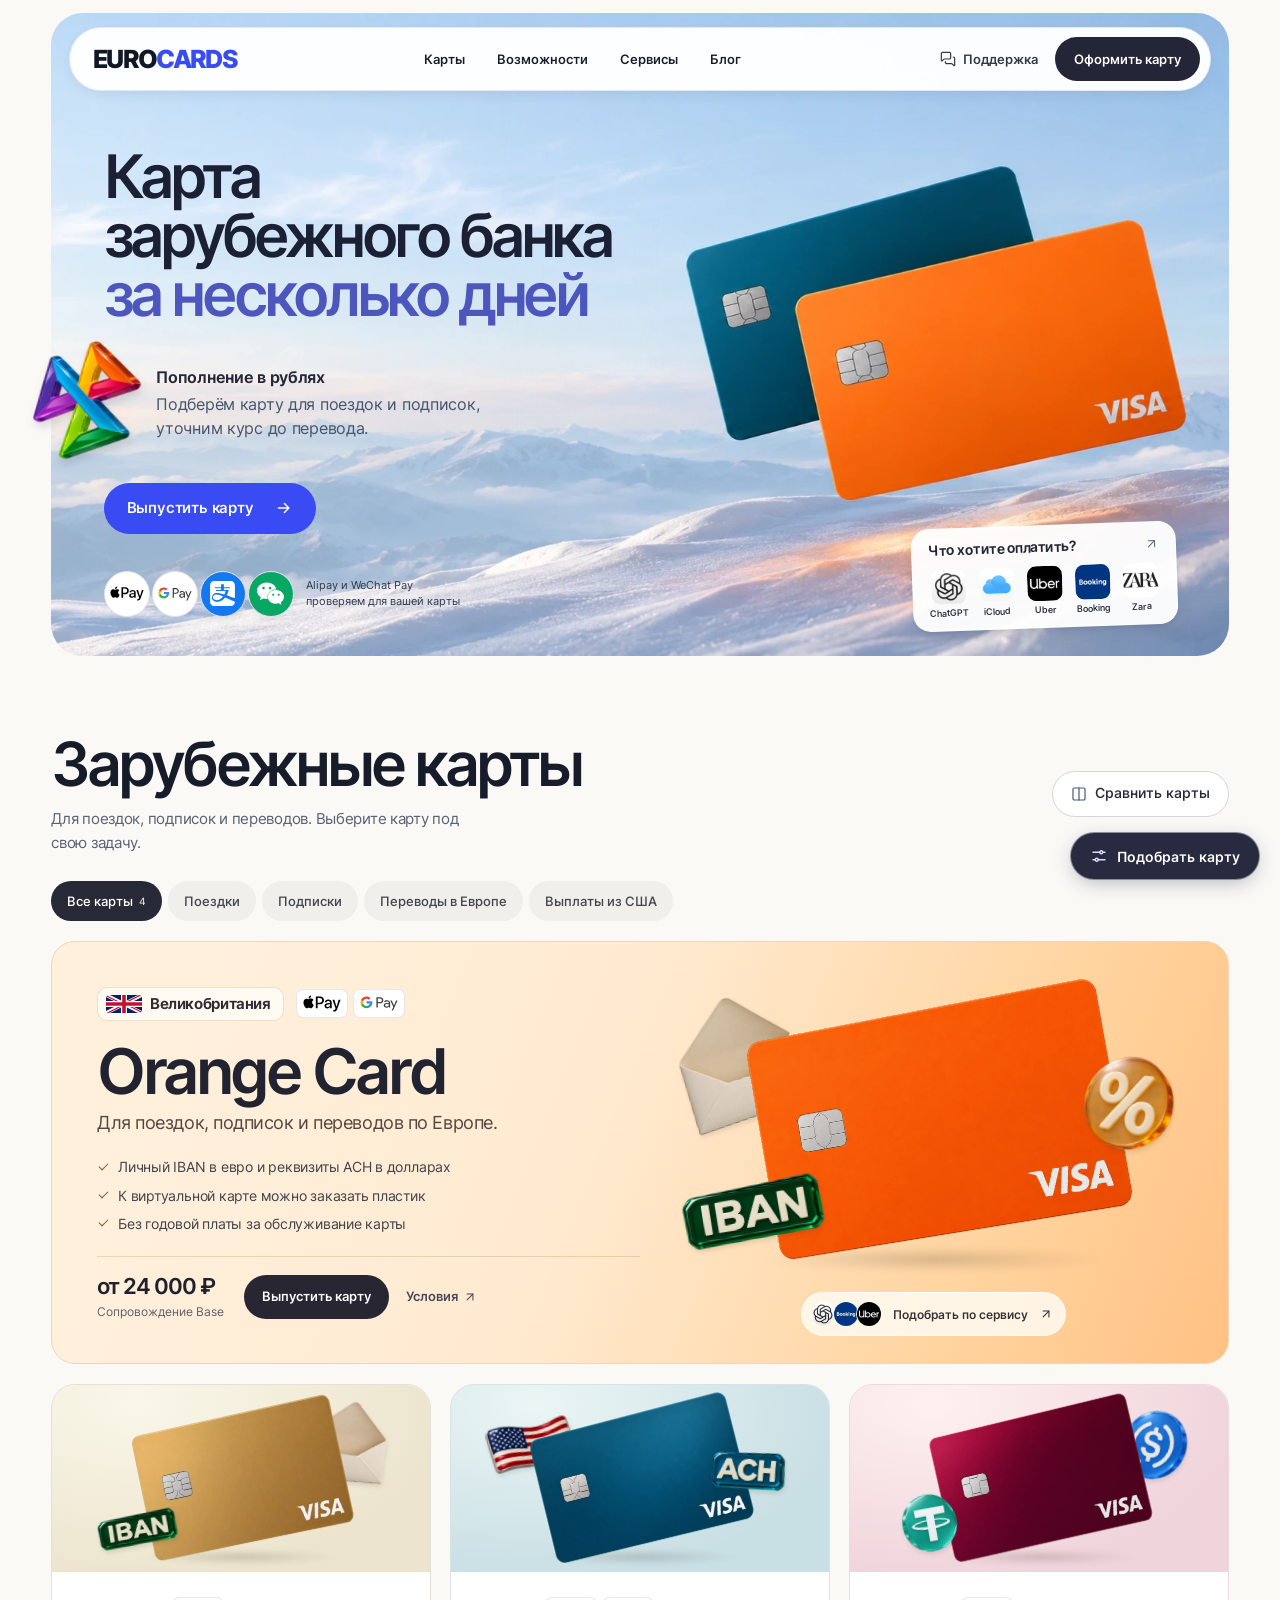
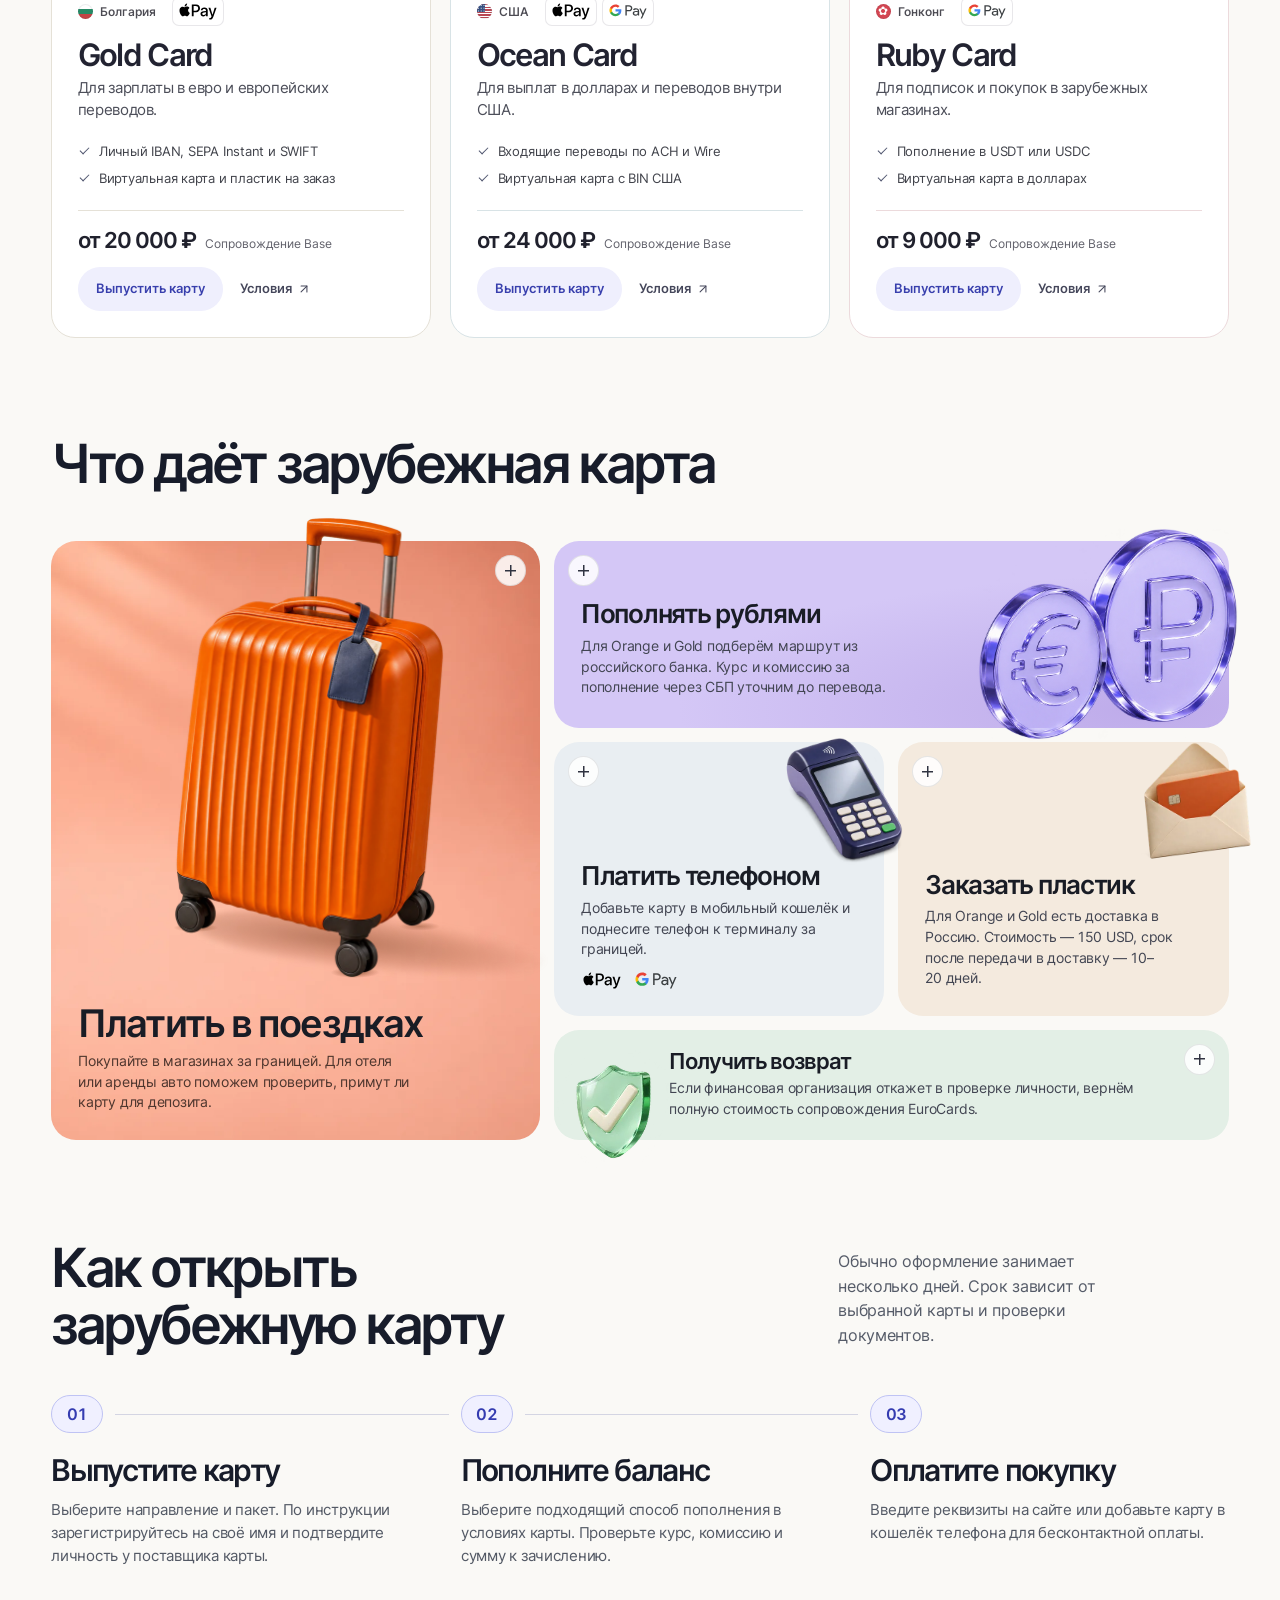
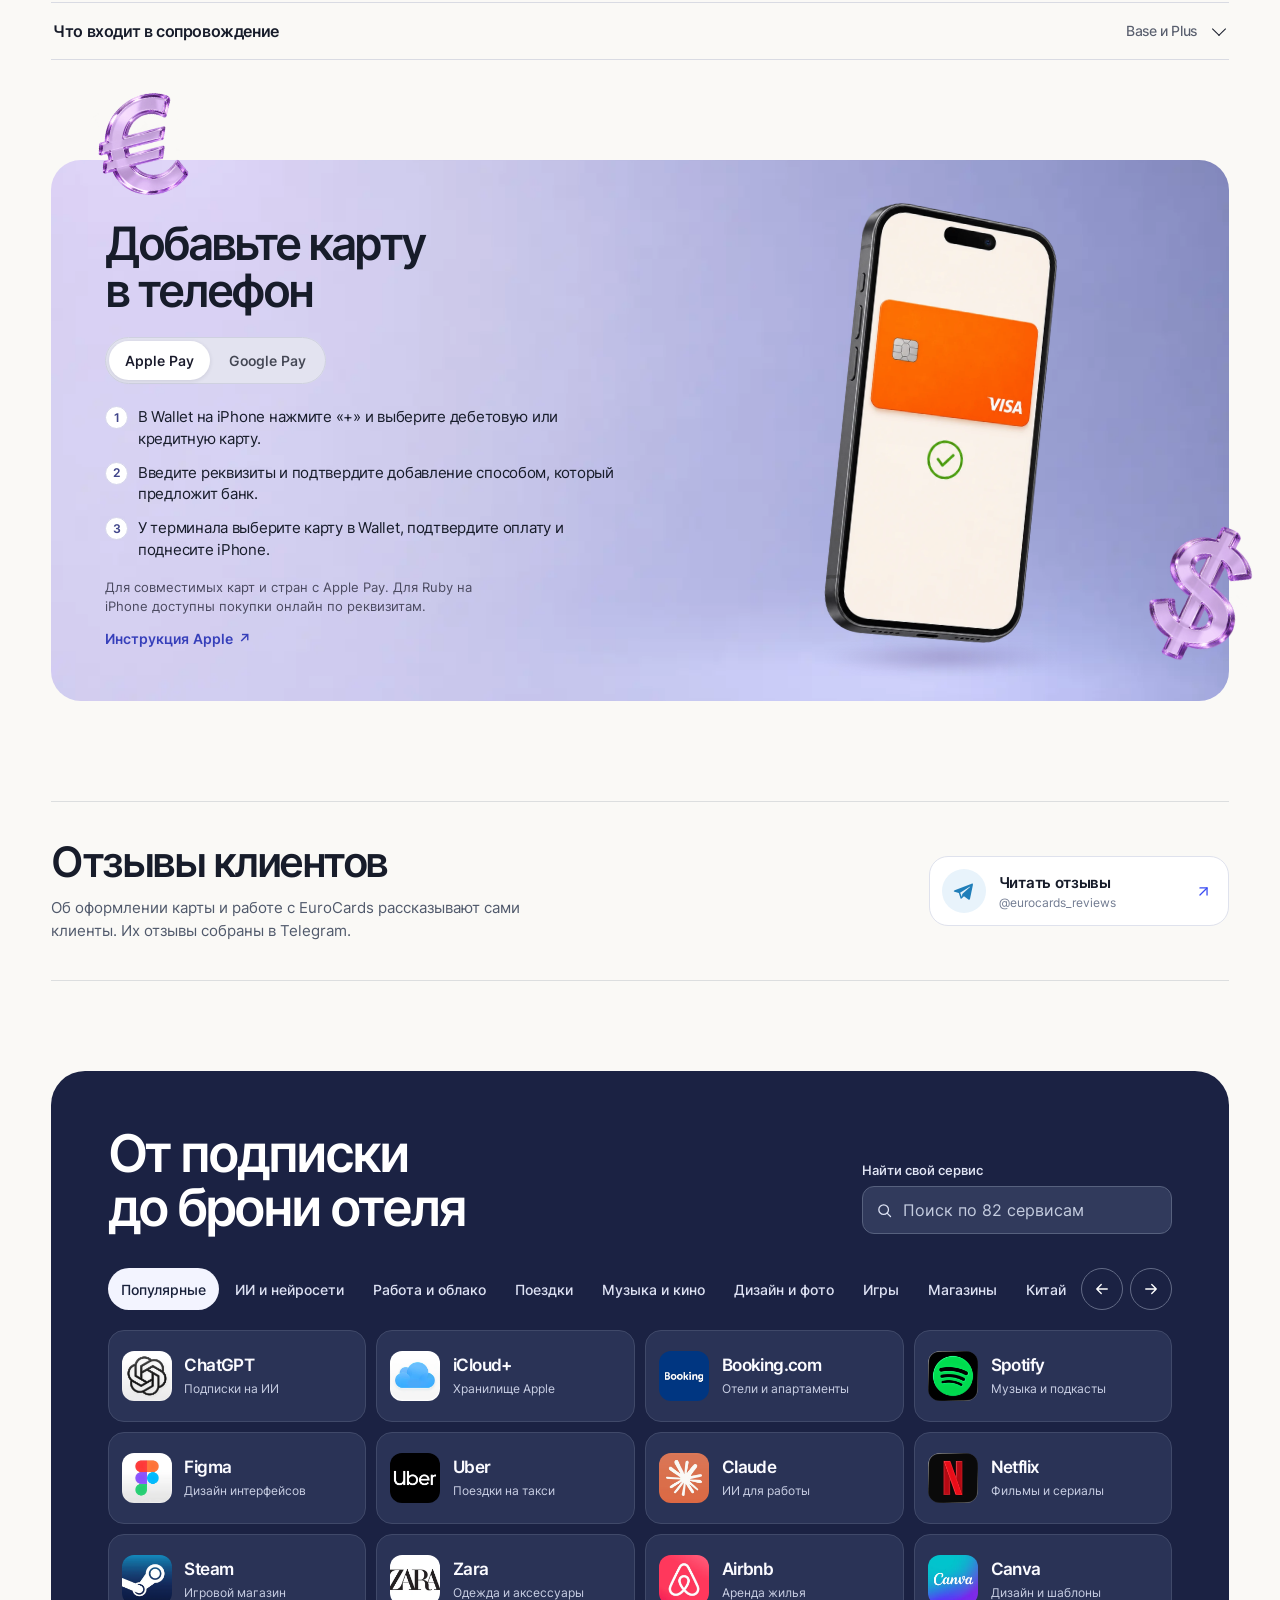
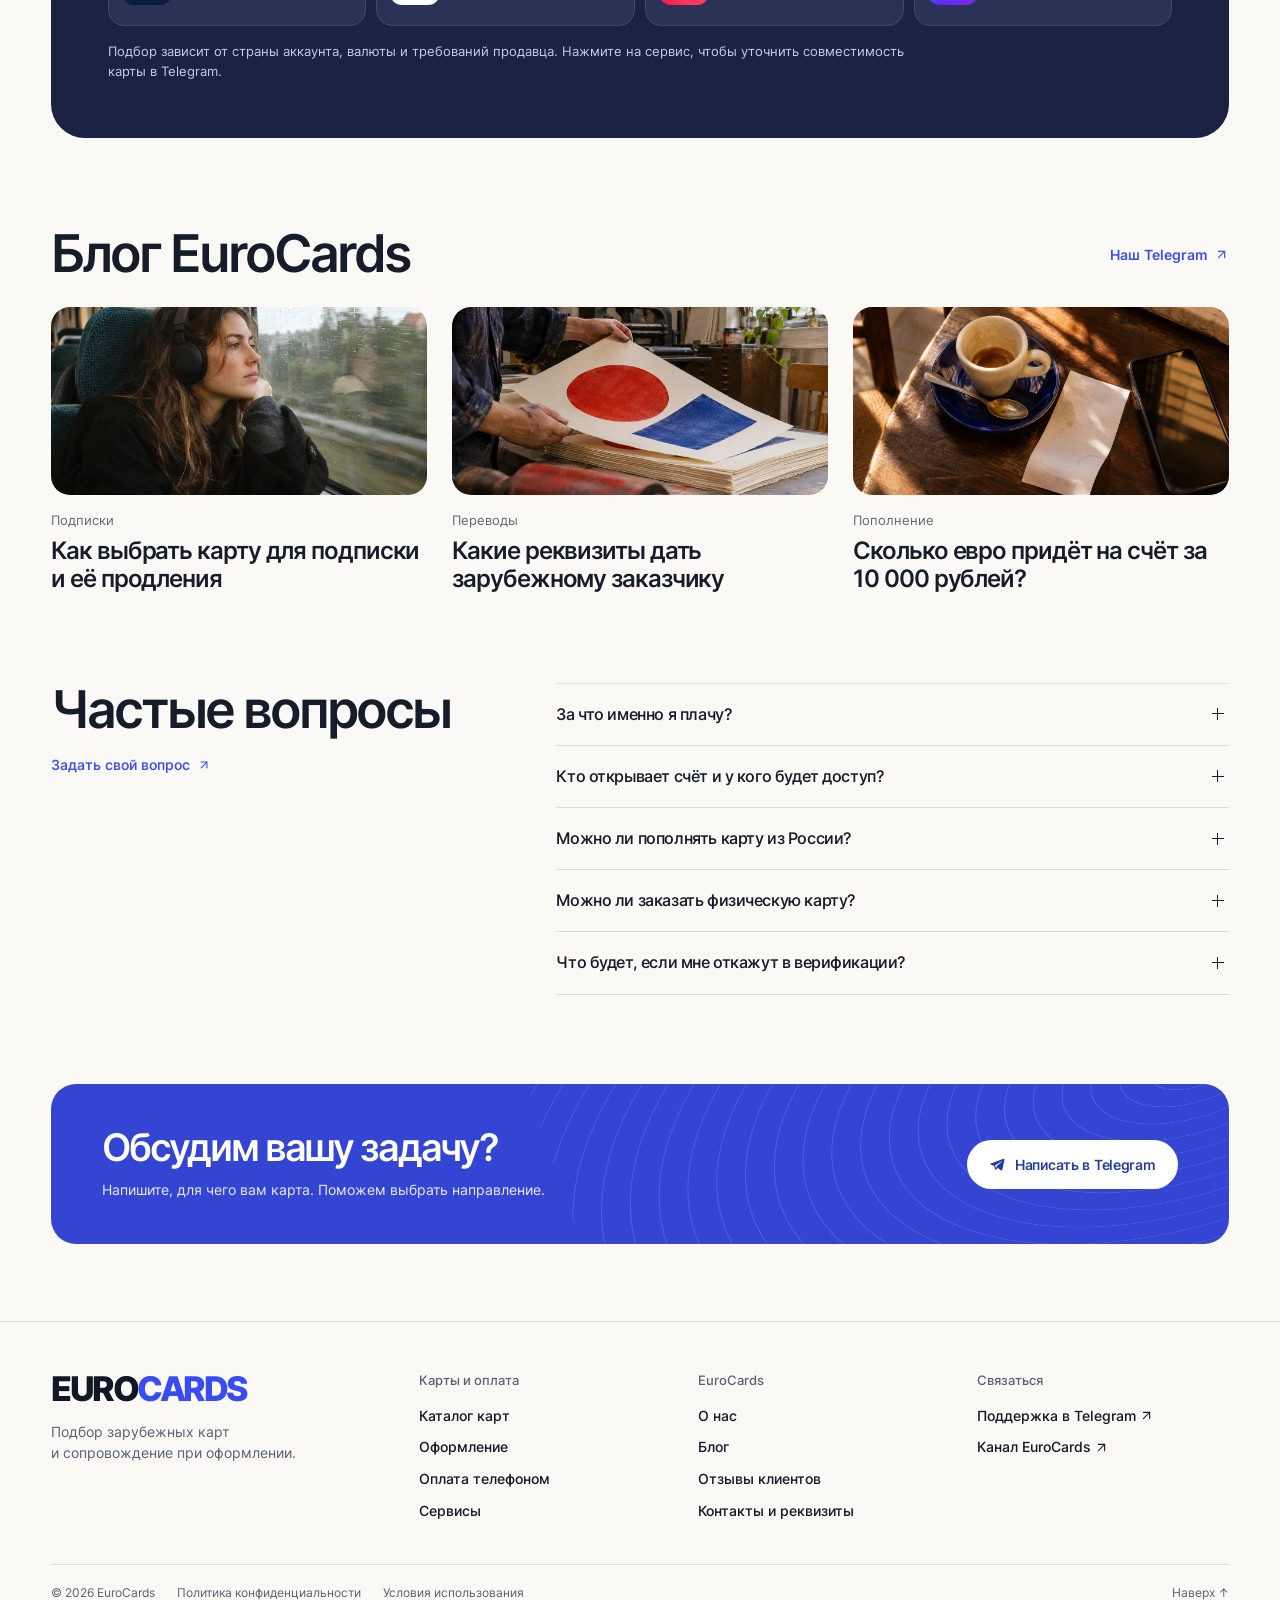
<file: index.html>
<!doctype html>
<html lang="ru">
<head>
  <meta charset="utf-8">
  <meta name="viewport" content="width=device-width, initial-scale=1">
  <meta name="theme-color" content="#fdfefe">
  <meta name="description" content="Подберите зарубежную карту для поездок, подписок и выплат. Сравните четыре направления EuroCards и узнайте, что входит в сопровождение.">
  <title>EuroCards — зарубежные карты и счета</title>
  <link rel="icon" href="assets/favicon.svg" type="image/svg+xml">
  <link rel="stylesheet" href="styles.css?v=fa3e11a5e4">
  <link rel="stylesheet" href="editorial.css?v=62c3cd3f69">
  <link rel="stylesheet" href="card-art.css?v=c2385353c2">
  <link rel="stylesheet" href="dialog.css?v=4cf099286a">
  <link rel="stylesheet" href="hero-motion.css?v=45bd333abf">
  <link rel="stylesheet" href="cover.css?v=ea9c378a2a">
  <link rel="stylesheet" href="benefits.css?v=f9eb8c9a76">
  <link rel="stylesheet" href="finder.css?v=1b3baa6938">
  <script defer src="catalog.js?v=7e4a59eb4e"></script>
  <script defer src="page.js?v=af540112d0"></script>
  <script defer src="hero-motion.js?v=f699afb195"></script>
  <script defer src="finder.js?v=4f1a850116"></script>
  <script defer src="benefits.js?v=cb09f34bbf"></script>
</head>
<body id="top">
  <a href="#main" class="skip-link">К содержанию</a>
  <svg xmlns="http://www.w3.org/2000/svg" class="symbol-bank" aria-hidden="true" focusable="false">
    <!-- Utility icons from Lucide. See assets/Lucide-LICENSE.txt. -->
    <symbol id="i-id" viewBox="0 0 24 24"><path d="M2 21a8 8 0 0 1 13.292-6"/><circle cx="10" cy="8" r="5"/><path d="m16 19 2 2 4-4"/></symbol>
    <symbol id="i-wallet" viewBox="0 0 24 24"><path d="M6 22a2 2 0 0 1-2-2V4a2 2 0 0 1 2-2h8a2.4 2.4 0 0 1 1.704.706l3.588 3.588A2.4 2.4 0 0 1 20 8v12a2 2 0 0 1-2 2z"/><path d="M14 2v5a1 1 0 0 0 1 1h5"/><path d="M10 9H8"/><path d="M16 13H8"/><path d="M16 17H8"/></symbol>
    <symbol id="i-support" viewBox="0 0 24 24"><path d="M16 10a2 2 0 0 1-2 2H6.828a2 2 0 0 0-1.414.586l-2.202 2.202A.71.71 0 0 1 2 14.286V4a2 2 0 0 1 2-2h10a2 2 0 0 1 2 2z"/><path d="M20 9a2 2 0 0 1 2 2v10.286a.71.71 0 0 1-1.212.502l-2.202-2.202A2 2 0 0 0 17.172 19H10a2 2 0 0 1-2-2v-1"/></symbol>
    <symbol id="i-compare" viewBox="0 0 24 24"><rect width="18" height="18" x="3" y="3" rx="2"/><path d="M12 3v18"/></symbol>
    <symbol id="i-diagonal" viewBox="0 0 24 24"><path d="M7 7h10v10"/><path d="M7 17 17 7"/></symbol>
    <symbol id="i-menu" viewBox="0 0 24 24"><path d="M4 5h16"/><path d="M4 12h16"/><path d="M4 19h16"/></symbol>
    <symbol id="i-close" viewBox="0 0 24 24"><path d="M18 6 6 18"/><path d="m6 6 12 12"/></symbol>
    <symbol id="i-telegram" viewBox="0 0 24 24"><path fill="currentColor" stroke="none" d="M20.5 3.9 2.8 10.7c-1.2.5-1.2 1.2-.2 1.5l4.5 1.4 1.7 5.1c.2.6.1.8.7.8.4 0 .6-.2.8-.4l2.2-2.2 4.6 3.4c.9.5 1.5.2 1.7-.8l3-14.3c.3-1.1-.4-1.7-1.3-1.3Zm-12 9.4 9.9-6.2c.5-.3.8-.2.4.1l-8.1 7.4-.3 3.1-1.9-4.4Z"/></symbol>
  </svg>
  <header class="site-header">
    <div class="shell header-inner">
      <a class="wordmark" href="#top" aria-label="EuroCards, в начало">EURO<span>CARDS</span></a>
      <nav class="primary-nav" id="primary-nav" aria-label="Основная навигация">
        <a href="#cards">Карты</a><a href="#benefits">Возможности</a><a href="#services">Сервисы</a><a href="#journal">Блог</a><a class="nav-support" href="https://t.me/vladethlemon" target="_blank" rel="noopener noreferrer">Поддержка в Telegram</a>
      </nav>
      <div class="header-actions">
        <a class="support-link" href="https://t.me/vladethlemon" target="_blank" rel="noopener noreferrer" aria-label="Поддержка в Telegram"><svg class="icon" aria-hidden="true"><use href="#i-support"/></svg><span>Поддержка</span></a>
        <a class="header-issue" href="#cards">Оформить карту</a>
        <button type="button" class="menu-toggle" aria-label="Открыть меню" aria-expanded="false" aria-controls="primary-nav"><svg class="icon" aria-hidden="true"><use href="#i-menu"/></svg></button>
      </div>
    </div>
  </header>
  <main id="main">
    <section class="hero" aria-labelledby="hero-title">
      <picture class="alpine-scene" aria-hidden="true">
        <source media="(max-width: 700px)" srcset="assets/hero-alpine-mobile.webp" width="935" height="1683">
        <source media="(max-width: 1180px)" srcset="assets/hero-alpine-tablet-ocean.webp" width="1200" height="816">
        <img src="assets/hero-alpine-wide-ocean.webp" width="1870" height="841" alt="" fetchpriority="high">
      </picture>
      <div class="hero-inner">
        <div class="hero-copy">
          <h1 id="hero-title">Карта<br>зарубежного банка <em>за несколько дней</em></h1>
          <div class="hero-intro sbp-intro">
            <img class="sbp-symbol" src="assets/sbp-glass-angle.webp" width="550" height="640" alt="">
            <p class="sbp-title">Пополнение в рублях<span class="visually-hidden"> через Систему быстрых платежей</span></p>
            <p>Подберём карту для поездок и подписок, уточним курс до перевода.</p>
          </div>
          <div class="hero-actions">
            <a class="button primary-button" href="#cards">Выпустить карту<svg class="icon" aria-hidden="true" viewBox="0 0 24 24"><path d="M4.5 12h14m-6-6 6 6-6 6"/></svg></a>
          </div>
          <div class="hero-wallets" aria-label="Мобильные кошельки">
            <div class="wallet-coins">
              <a href="#wallets" data-wallet="apple" class="wallet-coin pay-apple" aria-label="Apple Pay — как подключить"><img src="assets/brands/applepay.svg" alt="" width="34" height="34"></a>
              <a href="#wallets" data-wallet="google" class="wallet-coin pay-google" aria-label="Google Pay — как подключить"><img src="assets/brands/googlepay.svg" alt="" width="34" height="34"></a>
              <a href="#services" data-category="china" class="wallet-coin pay-ali" aria-label="Alipay — уточнить совместимость"><img src="assets/brands/alipay.svg" alt="" width="25" height="25"></a>
              <a href="#services" data-category="china" class="wallet-coin pay-wechat" aria-label="WeChat Pay — уточнить совместимость"><img src="assets/brands/wechat.svg" alt="" width="27" height="27"></a>
            </div>
            <p>Alipay и WeChat Pay<br> проверяем для вашей карты</p>
          </div>
        </div>
        <div class="service-float">
          <a href="#services" class="float-heading">Что хотите оплатить?<svg class="icon" aria-hidden="true"><use href="#i-diagonal"/></svg></a>
          <span class="float-brands">
            <a href="#services" data-category="digital"><img src="assets/services/chatgpt.webp" alt="" width="35" height="35">ChatGPT</a>
            <a href="#services" data-category="work"><img src="assets/services/icloud.webp" alt="" width="35" height="35">iCloud</a>
            <a href="#services" data-category="travel"><img src="assets/services/uber.webp" alt="" width="35" height="35">Uber</a>
            <a href="#services" data-category="travel"><img src="assets/services/booking.webp" alt="" width="35" height="35">Booking</a>
            <a href="#services" data-category="shops"><img src="assets/services/zara.webp" alt="" width="35" height="35">Zara</a>
          </span>
        </div>
      </div>
    </section>

    <section class="shell catalog-section" id="cards" aria-labelledby="catalog-title">
      <div class="section-heading">
        <div><h2 id="catalog-title">Зарубежные карты</h2><p>Для поездок, подписок и переводов. Выберите карту под свою задачу.</p></div>
        <button class="compare-button" type="button" data-compare aria-haspopup="dialog" aria-controls="product-dialog"><svg class="icon" aria-hidden="true"><use href="#i-compare"/></svg>Сравнить карты</button>
      </div>
      <div class="filters" id="filters" role="group" aria-label="Фильтр по задаче">
        <button type="button" data-filter="all" aria-pressed="true">Все карты <span>4</span></button>
        <button type="button" data-filter="travel" aria-pressed="false">Поездки</button>
        <button type="button" data-filter="subscriptions" aria-pressed="false">Подписки</button>
        <button type="button" data-filter="europe" aria-pressed="false">Переводы в Европе</button>
        <button type="button" data-filter="us" aria-pressed="false">Выплаты из США</button>
      </div>
      <p id="catalog-count" class="visually-hidden" role="status"></p>
      <div id="product-grid" class="product-grid"></div>
      <noscript>
        <ul>
          <li><strong>Orange Card · Великобритания</strong> — поездки, подписки и переводы в евро. Сопровождение Base — от&nbsp;24&nbsp;000&nbsp;₽.</li>
          <li><strong>Gold Card · Болгария</strong> — европейский IBAN, SEPA и SWIFT. Сопровождение Base — от&nbsp;20&nbsp;000&nbsp;₽.</li>
          <li><strong>Ocean Card · США</strong> — выплаты в долларах по ACH и Wire. Сопровождение Base — от&nbsp;24&nbsp;000&nbsp;₽.</li>
          <li><strong>Ruby Card · Гонконг</strong> — виртуальная карта для онлайн-покупок. Сопровождение Base — от&nbsp;9&nbsp;000&nbsp;₽.</li>
        </ul>
        <p><a href="https://t.me/vladethlemon">Подобрать карту в Telegram</a></p>
      </noscript>
    </section>

    <section class="shell everyday" id="benefits" aria-labelledby="benefits-title">
      <h2 id="benefits-title">Что даёт зарубежная карта</h2>
      <div class="everyday-grid">
        <article class="everyday-card everyday-travel">
          <div class="travel-still" aria-hidden="true"><span class="travel-model"><img src="assets/benefit-suitcase-cutout.webp" loading="lazy" width="544" height="930" alt=""></span></div>
          <div><h3><a class="benefit-open" data-benefit="travel" href="#cards">Платить в поездках</a></h3><p>Покупайте в магазинах за границей. Для отеля или аренды авто поможем проверить, примут ли карту для депозита.</p></div>
          <template>
            <img src="assets/benefit-trip-studio.webp" width="960" height="1200" alt="">
            <p>Для покупок в поездке удобно добавить Orange в Apple Pay или Google Pay. Если в дороге понадобится физическая карта, пластик можно заказать к Orange или Gold.</p>
            <h3>Если бронируете отель или машину</h3>
            <p>Спросите у отеля или проката, какую карту нужно предъявить при заселении или получении ключей. Уточните, подходит ли дебетовая карта, обязателен ли пластик на имя гостя и какую сумму заблокируют под депозит.</p>
            <a href="#cards" data-benefit-filter="travel">Посмотреть карты для поездки</a>
          </template>
        </article>
        <article class="everyday-card everyday-rubles">
          <img class="everyday-object" src="assets/benefit-coins-cutout.webp" loading="lazy" width="776" height="635" alt="">
          <div><h3><a class="benefit-open" data-benefit="rubles" href="journal/topup.html">Пополнять рублями</a></h3><p>Для Orange и Gold подберём маршрут из российского банка. Курс и комиссию за пополнение через СБП уточним до перевода.</p></div>
          <template>
            <img src="assets/benefit-exchange.webp" width="960" height="640" alt="">
            <p>Для Orange и Gold проверим, как пополнить карту из ВТБ или Т-Банка. Скажите, из какого банка хотите отправить рубли и сколько нужно получить на карту.</p>
            <h3>Как узнать итоговую сумму</h3>
            <p>До отправки сверим способ перевода, курс обмена, комиссии и лимит. Так вы заранее увидите две суммы — сколько спишется в рублях и сколько поступит в валюте карты.</p>
            <a href="journal/topup.html">Как пополнить карту из рублей</a>
          </template>
        </article>
        <article class="everyday-card everyday-tap">
          <img class="everyday-object" src="assets/benefit-terminal.webp" loading="lazy" width="320" height="320" alt="">
          <div><h3><a class="benefit-open" data-benefit="tap" href="#wallets">Платить телефоном</a></h3><p>Добавьте карту в мобильный кошелёк и поднесите телефон к терминалу за границей.</p>
            <div class="everyday-wallet-marks"><img src="assets/brands/applepay.svg" loading="lazy" alt="Apple Pay"><img src="assets/brands/googlepay.svg" loading="lazy" alt="Google Pay"></div>
          </div>
          <template>
            <p>На iPhone можно добавить в Apple Pay карты Orange, Gold и Ocean. Для Google Pay на Android подходят Orange, Ocean и Ruby.</p>
            <h3>До первой покупки</h3>
            <p>Добавьте карту в кошелёк и подтвердите её способом, который предложит эмитент. В магазине за границей проверьте, принимает ли терминал бесконтактные платежи.</p>
            <a href="#wallets">Как добавить карту в телефон</a>
          </template>
        </article>
        <article class="everyday-card everyday-plastic">
          <img class="everyday-object" src="assets/benefit-envelope.webp" loading="lazy" width="320" height="320" alt="">
          <div><h3><a class="benefit-open" data-benefit="plastic" href="#cards">Заказать пластик</a></h3><p>Для Orange и Gold есть доставка в Россию. Стоимость — 150 USD, срок после передачи в доставку — 10–20 дней.</p></div>
          <template>
            <p>К виртуальной Orange или Gold можно заказать физическую карту с доставкой в Россию. Ocean и Ruby выпускаются в виртуальном формате.</p>
            <h3>Сколько заложить до поездки</h3>
            <p>На доставку после отправки заложите примерно 10–20 дней. Выпуск карты занимает дополнительное время. Доставка стоит 150 USD, а плату за сам выпуск уточним по тарифу выбранной карты.</p>
            <a href="#cards" data-benefit-filter="travel">Посмотреть Orange и Gold</a>
          </template>
        </article>
        <article class="everyday-card everyday-refund">
          <img class="everyday-object" src="assets/benefit-shield.webp" loading="lazy" width="220" height="220" alt="">
          <div><h3><a class="benefit-open" data-benefit="refund" href="info.html#terms">Получить возврат</a></h3><p>Если финансовая организация откажет в проверке личности, вернём полную стоимость сопровождения EuroCards.</p></div>
          <template>
            <p>Вы сами подаёте заявку и подтверждаете личность в финансовой организации. Если по итогам проверки она отказала, EuroCards вернёт полную стоимость своего сопровождения.</p>
            <h3>Как обратиться</h3>
            <p>Напишите в поддержку EuroCards и опишите ответ по заявке. Порядок возврата и условия по отдельным расходам на стороне финансового сервиса согласуем с вами до оплаты.</p>
            <a href="info.html#terms">Условия сопровождения и возврата</a>
          </template>
        </article>
      </div>
      <dialog class="benefit-dialog" id="benefit-dialog" aria-labelledby="benefit-expanded-title">
        <button type="button" class="benefit-close" aria-label="Закрыть подробности" autofocus><svg class="icon" aria-hidden="true"><use href="#i-close"/></svg></button>
        <div class="benefit-sheet">
          <div class="benefit-figure" aria-hidden="true"></div>
          <div class="benefit-reading"><h2 id="benefit-expanded-title"></h2><div class="benefit-details"></div></div>
        </div>
      </dialog>
    </section>

    <section class="shell start-guide" id="process" aria-labelledby="process-title">
      <div class="start-intro"><h2 id="process-title">Как открыть<br>зарубежную карту</h2><p>Обычно оформление занимает несколько дней. Срок зависит от выбранной карты и проверки документов.</p></div>
      <ol class="start-flow">
        <li><h3>Выпустите карту</h3><p>Выберите направление и пакет. По инструкции зарегистрируйтесь на своё имя и подтвердите личность у поставщика карты.</p></li>
        <li><h3>Пополните баланс</h3><p>Выберите подходящий способ пополнения в условиях карты. Проверьте курс, комиссию и сумму к зачислению.</p></li>
        <li><h3>Оплатите покупку</h3><p>Введите реквизиты на сайте или добавьте карту в кошелёк телефона для бесконтактной оплаты.</p></li>
      </ol>
      <details class="support-plans" id="packages">
        <summary><span>Что входит в сопровождение</span><span class="support-summary">Base и Plus</span></summary>
        <div class="support-plan-list">
          <article><h3>Base <span>от 9 000 ₽</span></h3><p>Инструкции по регистрации, проверке личности и пополнению через P2P. Разберём ограничения выбранного сервиса.</p><a href="#cards">Выбрать карту <span aria-hidden="true">↗</span></a></article>
          <article><h3>Plus <span>по запросу</span></h3><p>Всё из Base, европейская eSIM для регистрации и кодов, личная поддержка и помощь с маршрутом пополнения.</p><a href="https://t.me/vladethlemon?text=Хочу%20уточнить%20условия%20пакета%20Plus" target="_blank" rel="noopener noreferrer">Уточнить условия Plus <span aria-hidden="true">↗</span></a></article>
        </div>
      </details>
    </section>

    <section class="shell pocket-guide" id="wallets" aria-labelledby="wallet-title">
      <div class="pocket-copy">
        <h2 id="wallet-title">Добавьте карту<br>в телефон</h2>
        <fieldset class="pocket-switch"><legend class="visually-hidden">Выберите кошелёк</legend>
          <label><input type="radio" name="mobile-wallet" value="apple" checked aria-controls="apple-instructions"><span>Apple Pay</span></label>
          <label><input type="radio" name="mobile-wallet" value="google" aria-controls="google-instructions"><span>Google Pay</span></label>
        </fieldset>
        <div class="pocket-steps pocket-apple" id="apple-instructions"><h3 class="visually-hidden">Как добавить карту в Apple Pay</h3>
          <ol><li>В Wallet на iPhone нажмите «+» и выберите дебетовую или кредитную карту.</li><li>Введите реквизиты и подтвердите добавление способом, который предложит банк.</li><li>У терминала выберите карту в Wallet, подтвердите оплату и поднесите iPhone.</li></ol>
          <p>Для совместимых карт и стран с Apple Pay. Для Ruby на iPhone доступны покупки онлайн по реквизитам.</p>
          <a href="https://support.apple.com/ru-ru/108398" target="_blank" rel="noopener noreferrer">Инструкция Apple <span aria-hidden="true">↗</span></a>
        </div>
        <div class="pocket-steps pocket-google" id="google-instructions"><h3 class="visually-hidden">Как добавить карту в Google Pay</h3>
          <ol><li>В Google Кошельке на Android нажмите «Добавить в Кошелёк» и выберите платёжную карту.</li><li>Введите реквизиты и пройдите проверку, если её попросит банк.</li><li>Включите NFC и поднесите разблокированный телефон к терминалу.</li></ol>
          <p>Для бесконтактной оплаты нужны совместимое устройство, карта и страна с поддержкой Google Pay.</p>
          <a href="https://support.google.com/wallet/answer/12058983?hl=ru" target="_blank" rel="noopener noreferrer">Инструкция Google <span aria-hidden="true">↗</span></a>
        </div>
      </div>
      <div class="pocket-visual" aria-hidden="true">
        <img class="pocket-apple" src="assets/pocket-iphone.webp" alt="" loading="lazy" decoding="async">
        <img class="pocket-google" src="assets/pocket-android.webp" alt="" loading="lazy" decoding="async">
      </div>
      <img class="pocket-currency pocket-euro" src="assets/pocket-euro.png" alt="" aria-hidden="true" loading="lazy" decoding="async">
      <img class="pocket-currency pocket-dollar" src="assets/pocket-dollar.png" alt="" aria-hidden="true" loading="lazy" decoding="async">
    </section>

    <section class="shell customer-reviews" id="reviews" aria-labelledby="reviews-title">
      <div>
        <h2 id="reviews-title">Отзывы клиентов</h2>
        <p>Об оформлении карты и работе с EuroCards рассказывают сами клиенты. Их отзывы собраны в Telegram.</p>
      </div>
      <a class="review-channel" href="https://t.me/eurocards_reviews" target="_blank" rel="noopener noreferrer">
        <span class="review-channel-icon" aria-hidden="true"><svg class="icon"><use href="#i-telegram"/></svg></span>
        <span><strong>Читать отзывы</strong><small>@eurocards_reviews</small></span>
        <svg class="icon review-channel-arrow" aria-hidden="true"><use href="#i-diagonal"/></svg>
      </a>
    </section>

    <section class="shell service-section" id="services" aria-labelledby="services-title">
      <div class="service-deck">
        <div class="deck-heading">
          <h2 id="services-title">От подписки <br>до брони отеля</h2>
          <div class="service-finder" hidden>
            <label for="merchant-search">Найти свой сервис</label>
            <div class="service-search-field">
              <svg class="icon" viewBox="0 0 24 24" aria-hidden="true"><circle cx="10.8" cy="10.8" r="6.8"/><path d="m16 16 4.5 4.5"/></svg>
              <input id="merchant-search" type="search" spellcheck="false" autocomplete="off" placeholder="Поиск по 82 сервисам" aria-controls="merchant-list">
              <button type="button" aria-label="Очистить поиск" data-clear-search hidden><svg class="icon" aria-hidden="true"><use href="#i-close"/></svg></button>
            </div>
          </div>
        </div>
        <div class="service-navigation" hidden>
          <div class="service-tabs" role="group" aria-label="Категории сервисов">
            <button type="button" id="tab-popular" data-group="popular" data-note="Подбор зависит от страны аккаунта, валюты и требований продавца. Нажмите на сервис, чтобы уточнить совместимость карты в Telegram." aria-controls="merchant-list" aria-pressed="true">Популярные</button>
            <button type="button" id="tab-digital" data-group="digital" data-note="Доступность подписки или API зависит от страны использования и требований сервиса к карте." aria-controls="merchant-list" aria-pressed="false" tabindex="-1">ИИ и нейросети</button>
            <button type="button" id="tab-work" data-group="work" data-note="Проверьте, где оформлена подписка и в какой валюте будет следующий платёж." aria-controls="merchant-list" aria-pressed="false" tabindex="-1">Работа и облако</button>
            <button type="button" id="tab-travel" data-group="travel" data-note="При бронировании уточните условия депозита и нужен ли при заселении или аренде физический пластик на ваше имя." aria-controls="merchant-list" aria-pressed="false" tabindex="-1">Поездки</button>
            <button type="button" id="tab-entertainment" data-group="entertainment" data-note="У прямой подписки и покупки через магазин приложений могут отличаться способы оплаты. Проверьте регион аккаунта." aria-controls="merchant-list" aria-pressed="false" tabindex="-1">Музыка и кино</button>
            <button type="button" id="tab-design" data-group="design" data-note="Для проверки тарифа уточните, где вы покупаете лицензию — на сайте издателя или в магазине приложений." aria-controls="merchant-list" aria-pressed="false" tabindex="-1">Дизайн и фото</button>
            <button type="button" id="tab-games" data-group="games" data-note="У игр и цифровых магазинов действуют региональные правила. Для подбора назовите платформу и страну аккаунта." aria-controls="merchant-list" aria-pressed="false" tabindex="-1">Игры</button>
            <button type="button" id="tab-shops" data-group="shops" data-note="У одного бренда могут быть разные условия оплаты и доставки по странам. Для проверки пришлите адрес конкретного магазина." aria-controls="merchant-list" aria-pressed="false" tabindex="-1">Магазины</button>
            <button type="button" id="tab-china" data-group="china" data-note="Для Alipay и WeChat Pay уточняем привязку конкретной карты. В китайских приложениях доступный способ оплаты зависит от аккаунта и продавца." aria-controls="merchant-list" aria-pressed="false" tabindex="-1">Китай</button>
          </div>
          <div class="deck-arrows" aria-label="Перелистывание категорий">
            <button type="button" data-service-step="-1" aria-label="Предыдущая категория"><svg viewBox="0 0 24 24" class="icon" aria-hidden="true"><path d="M19 12H5m6-6-6 6 6 6"/></svg></button>
            <button type="button" data-service-step="1" aria-label="Следующая категория"><svg viewBox="0 0 24 24" class="icon" aria-hidden="true"><path d="M5 12h14m-6-6 6 6-6 6"/></svg></button>
          </div>
        </div>
        <p class="visually-hidden" id="service-status" role="status" aria-live="polite" aria-atomic="true"></p>
        <div class="service-category">
          <div id="merchant-list" class="merchant-grid" role="list" aria-label="Сервисы и магазины">
            <div role="listitem" data-group="digital" data-search="OpenAI чатгпт чат джипити гпт" data-popular>
              <a class="merchant" href="https://t.me/vladethlemon?text=Подойдёт%20ли%20карта%20для%20ChatGPT%3F" target="_blank" rel="noopener noreferrer" aria-label="Уточнить оплату ChatGPT в Telegram"><img class="merchant-logo" src="assets/services/chatgpt.webp" width="52" height="52" loading="lazy" alt=""><span><strong>ChatGPT</strong><small>Подписки на ИИ</small></span></a>
            </div>
            <div role="listitem" data-group="work" data-search="айклауд icloud apple облако" data-popular>
              <a class="merchant" href="https://t.me/vladethlemon?text=Подойдёт%20ли%20карта%20для%20iCloud%2B%3F" target="_blank" rel="noopener noreferrer" aria-label="Уточнить оплату iCloud+ в Telegram"><img class="merchant-logo" src="assets/services/icloud.webp" width="52" height="52" loading="lazy" alt=""><span><strong>iCloud+</strong><small>Хранилище Apple</small></span></a>
            </div>
            <div role="listitem" data-group="travel" data-search="букинг bookingcom" data-popular>
              <a class="merchant" href="https://t.me/vladethlemon?text=Подойдёт%20ли%20карта%20для%20Booking.com%3F" target="_blank" rel="noopener noreferrer" aria-label="Уточнить оплату Booking.com в Telegram"><img class="merchant-logo" src="assets/services/booking.webp" width="52" height="52" loading="lazy" alt=""><span><strong>Booking.com</strong><small>Отели и апартаменты</small></span></a>
            </div>
            <div role="listitem" data-group="entertainment" data-search="спотифай" data-popular>
              <a class="merchant" href="https://t.me/vladethlemon?text=Подойдёт%20ли%20карта%20для%20Spotify%3F" target="_blank" rel="noopener noreferrer" aria-label="Уточнить оплату Spotify в Telegram"><img class="merchant-logo" src="assets/services/spotify.webp" width="52" height="52" loading="lazy" alt=""><span><strong>Spotify</strong><small>Музыка и подкасты</small></span></a>
            </div>
            <div role="listitem" data-group="design" data-search="фигма" data-popular>
              <a class="merchant" href="https://t.me/vladethlemon?text=Подойдёт%20ли%20карта%20для%20Figma%3F" target="_blank" rel="noopener noreferrer" aria-label="Уточнить оплату Figma в Telegram"><img class="merchant-logo" src="assets/services/figma.webp" width="52" height="52" loading="lazy" alt=""><span><strong>Figma</strong><small>Дизайн интерфейсов</small></span></a>
            </div>
            <div role="listitem" data-group="travel" data-search="убер" data-popular>
              <a class="merchant" href="https://t.me/vladethlemon?text=Подойдёт%20ли%20карта%20для%20Uber%3F" target="_blank" rel="noopener noreferrer" aria-label="Уточнить оплату Uber в Telegram"><img class="merchant-logo" src="assets/services/uber.webp" width="52" height="52" loading="lazy" alt=""><span><strong>Uber</strong><small>Поездки на такси</small></span></a>
            </div>
            <div role="listitem" data-group="digital" data-search="Anthropic клод" data-popular>
              <a class="merchant" href="https://t.me/vladethlemon?text=Подойдёт%20ли%20карта%20для%20Claude%3F" target="_blank" rel="noopener noreferrer" aria-label="Уточнить оплату Claude в Telegram"><img class="merchant-logo" src="assets/services/claude.webp" width="52" height="52" loading="lazy" alt=""><span><strong>Claude</strong><small>ИИ для работы</small></span></a>
            </div>
            <div role="listitem" data-group="entertainment" data-search="нетфликс" data-popular>
              <a class="merchant" href="https://t.me/vladethlemon?text=Подойдёт%20ли%20карта%20для%20Netflix%3F" target="_blank" rel="noopener noreferrer" aria-label="Уточнить оплату Netflix в Telegram"><img class="merchant-logo" src="assets/services/netflix.webp" width="52" height="52" loading="lazy" alt=""><span><strong>Netflix</strong><small>Фильмы и сериалы</small></span></a>
            </div>
            <div role="listitem" data-group="games" data-search="стим valve" data-popular>
              <a class="merchant" href="https://t.me/vladethlemon?text=Подойдёт%20ли%20карта%20для%20Steam%3F" target="_blank" rel="noopener noreferrer" aria-label="Уточнить оплату Steam в Telegram"><img class="merchant-logo" src="assets/services/steam.webp" width="52" height="52" loading="lazy" alt=""><span><strong>Steam</strong><small>Игровой магазин</small></span></a>
            </div>
            <div role="listitem" data-group="shops" data-search="зара" data-popular>
              <a class="merchant" href="https://t.me/vladethlemon?text=Подойдёт%20ли%20карта%20для%20Zara%3F" target="_blank" rel="noopener noreferrer" aria-label="Уточнить оплату Zara в Telegram"><img class="merchant-logo" src="assets/services/zara.webp" width="52" height="52" loading="lazy" alt=""><span><strong>Zara</strong><small>Одежда и аксессуары</small></span></a>
            </div>
            <div role="listitem" data-group="travel" data-search="эйрбиэнби" data-popular>
              <a class="merchant" href="https://t.me/vladethlemon?text=Подойдёт%20ли%20карта%20для%20Airbnb%3F" target="_blank" rel="noopener noreferrer" aria-label="Уточнить оплату Airbnb в Telegram"><img class="merchant-logo" src="assets/services/airbnb.webp" width="52" height="52" loading="lazy" alt=""><span><strong>Airbnb</strong><small>Аренда жилья</small></span></a>
            </div>
            <div role="listitem" data-group="design" data-search="канва" data-popular>
              <a class="merchant" href="https://t.me/vladethlemon?text=Подойдёт%20ли%20карта%20для%20Canva%3F" target="_blank" rel="noopener noreferrer" aria-label="Уточнить оплату Canva в Telegram"><img class="merchant-logo" src="assets/services/canva.webp" width="52" height="52" loading="lazy" alt=""><span><strong>Canva</strong><small>Дизайн и шаблоны</small></span></a>
            </div>
            <div role="listitem" data-group="digital" data-search="гугл джемини" hidden>
              <a class="merchant" href="https://t.me/vladethlemon?text=Подойдёт%20ли%20карта%20для%20Gemini%3F" target="_blank" rel="noopener noreferrer" aria-label="Уточнить оплату Gemini в Telegram"><img class="merchant-logo" src="assets/services/gemini.webp" width="52" height="52" loading="lazy" alt=""><span><strong>Gemini</strong><small>Ассистент Google</small></span></a>
            </div>
            <div role="listitem" data-group="digital" data-search="перплексити" hidden>
              <a class="merchant" href="https://t.me/vladethlemon?text=Подойдёт%20ли%20карта%20для%20Perplexity%3F" target="_blank" rel="noopener noreferrer" aria-label="Уточнить оплату Perplexity в Telegram"><img class="merchant-logo" src="assets/services/perplexity.webp" width="52" height="52" loading="lazy" alt=""><span><strong>Perplexity</strong><small>Поиск с ИИ</small></span></a>
            </div>
            <div role="listitem" data-group="digital" data-search="майкрософт копилот" hidden>
              <a class="merchant" href="https://t.me/vladethlemon?text=Подойдёт%20ли%20карта%20для%20Microsoft%20Copilot%3F" target="_blank" rel="noopener noreferrer" aria-label="Уточнить оплату Microsoft Copilot в Telegram"><img class="merchant-logo" src="assets/services/copilot.webp" width="52" height="52" loading="lazy" alt=""><span><strong>Microsoft Copilot</strong><small>Ассистент Microsoft</small></span></a>
            </div>
            <div role="listitem" data-group="digital" data-search="дипсик" hidden>
              <a class="merchant" href="https://t.me/vladethlemon?text=Подойдёт%20ли%20карта%20для%20DeepSeek%3F" target="_blank" rel="noopener noreferrer" aria-label="Уточнить оплату DeepSeek в Telegram"><img class="merchant-logo" src="assets/services/deepseek.webp" width="52" height="52" loading="lazy" alt=""><span><strong>DeepSeek</strong><small>Доступ к API</small></span></a>
            </div>
            <div role="listitem" data-group="digital" data-search="поэ" hidden>
              <a class="merchant" href="https://t.me/vladethlemon?text=Подойдёт%20ли%20карта%20для%20Poe%3F" target="_blank" rel="noopener noreferrer" aria-label="Уточнить оплату Poe в Telegram"><img class="merchant-logo" src="assets/services/poe.webp" width="52" height="52" loading="lazy" alt=""><span><strong>Poe</strong><small>ИИ-ассистенты</small></span></a>
            </div>
            <div role="listitem" data-group="digital" data-search="суно" hidden>
              <a class="merchant" href="https://t.me/vladethlemon?text=Подойдёт%20ли%20карта%20для%20Suno%3F" target="_blank" rel="noopener noreferrer" aria-label="Уточнить оплату Suno в Telegram"><img class="merchant-logo" src="assets/services/suno.webp" width="52" height="52" loading="lazy" alt=""><span><strong>Suno</strong><small>Генерация музыки</small></span></a>
            </div>
            <div role="listitem" data-group="work" data-search="ноушн" hidden>
              <a class="merchant" href="https://t.me/vladethlemon?text=Подойдёт%20ли%20карта%20для%20Notion%3F" target="_blank" rel="noopener noreferrer" aria-label="Уточнить оплату Notion в Telegram"><img class="merchant-logo" src="assets/services/notion.webp" width="52" height="52" loading="lazy" alt=""><span><strong>Notion</strong><small>Рабочее пространство</small></span></a>
            </div>
            <div role="listitem" data-group="work" data-search="дропбокс" hidden>
              <a class="merchant" href="https://t.me/vladethlemon?text=Подойдёт%20ли%20карта%20для%20Dropbox%3F" target="_blank" rel="noopener noreferrer" aria-label="Уточнить оплату Dropbox в Telegram"><img class="merchant-logo" src="assets/services/dropbox.webp" width="52" height="52" loading="lazy" alt=""><span><strong>Dropbox</strong><small>Облачное хранилище</small></span></a>
            </div>
            <div role="listitem" data-group="work" data-search="гугл диск google one" hidden>
              <a class="merchant" href="https://t.me/vladethlemon?text=Подойдёт%20ли%20карта%20для%20Google%20Drive%3F" target="_blank" rel="noopener noreferrer" aria-label="Уточнить оплату Google Drive в Telegram"><img class="merchant-logo" src="assets/services/drive.webp" width="52" height="52" loading="lazy" alt=""><span><strong>Google Drive</strong><small>Облачное хранилище</small></span></a>
            </div>
            <div role="listitem" data-group="work" data-search="зум" hidden>
              <a class="merchant" href="https://t.me/vladethlemon?text=Подойдёт%20ли%20карта%20для%20Zoom%3F" target="_blank" rel="noopener noreferrer" aria-label="Уточнить оплату Zoom в Telegram"><img class="merchant-logo" src="assets/services/zoom.webp" width="52" height="52" loading="lazy" alt=""><span><strong>Zoom</strong><small>Видеовстречи</small></span></a>
            </div>
            <div role="listitem" data-group="work" data-search="трелло" hidden>
              <a class="merchant" href="https://t.me/vladethlemon?text=Подойдёт%20ли%20карта%20для%20Trello%3F" target="_blank" rel="noopener noreferrer" aria-label="Уточнить оплату Trello в Telegram"><img class="merchant-logo" src="assets/services/trello.webp" width="52" height="52" loading="lazy" alt=""><span><strong>Trello</strong><small>Управление задачами</small></span></a>
            </div>
            <div role="listitem" data-group="work" data-search="слак слэк" hidden>
              <a class="merchant" href="https://t.me/vladethlemon?text=Подойдёт%20ли%20карта%20для%20Slack%3F" target="_blank" rel="noopener noreferrer" aria-label="Уточнить оплату Slack в Telegram"><img class="merchant-logo" src="assets/services/slack.webp" width="52" height="52" loading="lazy" alt=""><span><strong>Slack</strong><small>Командные чаты</small></span></a>
            </div>
            <div role="listitem" data-group="work" data-search="миро" hidden>
              <a class="merchant" href="https://t.me/vladethlemon?text=Подойдёт%20ли%20карта%20для%20Miro%3F" target="_blank" rel="noopener noreferrer" aria-label="Уточнить оплату Miro в Telegram"><img class="merchant-logo" src="assets/services/miro.webp" width="52" height="52" loading="lazy" alt=""><span><strong>Miro</strong><small>Онлайн-доски</small></span></a>
            </div>
            <div role="listitem" data-group="work" data-search="тудуист" hidden>
              <a class="merchant" href="https://t.me/vladethlemon?text=Подойдёт%20ли%20карта%20для%20Todoist%3F" target="_blank" rel="noopener noreferrer" aria-label="Уточнить оплату Todoist в Telegram"><img class="merchant-logo" src="assets/services/todoist.webp" width="52" height="52" loading="lazy" alt=""><span><strong>Todoist</strong><small>Списки задач</small></span></a>
            </div>
            <div role="listitem" data-group="work" data-search="гитхаб" hidden>
              <a class="merchant" href="https://t.me/vladethlemon?text=Подойдёт%20ли%20карта%20для%20GitHub%3F" target="_blank" rel="noopener noreferrer" aria-label="Уточнить оплату GitHub в Telegram"><img class="merchant-logo" src="assets/services/github.webp" width="52" height="52" loading="lazy" alt=""><span><strong>GitHub</strong><small>Разработка</small></span></a>
            </div>
            <div role="listitem" data-group="work" data-search="майкрософт уандрайв" hidden>
              <a class="merchant" href="https://t.me/vladethlemon?text=Подойдёт%20ли%20карта%20для%20OneDrive%3F" target="_blank" rel="noopener noreferrer" aria-label="Уточнить оплату OneDrive в Telegram"><img class="merchant-logo" src="assets/services/onedrive.webp" width="52" height="52" loading="lazy" alt=""><span><strong>OneDrive</strong><small>Хранилище Microsoft</small></span></a>
            </div>
            <div role="listitem" data-group="travel" data-search="трип tripcom" hidden>
              <a class="merchant" href="https://t.me/vladethlemon?text=Подойдёт%20ли%20карта%20для%20Trip.com%3F" target="_blank" rel="noopener noreferrer" aria-label="Уточнить оплату Trip.com в Telegram"><img class="merchant-logo" src="assets/services/trip.webp" width="52" height="52" loading="lazy" alt=""><span><strong>Trip.com</strong><small>Авиабилеты и отели</small></span></a>
            </div>
            <div role="listitem" data-group="travel" data-search="болт" hidden>
              <a class="merchant" href="https://t.me/vladethlemon?text=Подойдёт%20ли%20карта%20для%20Bolt%3F" target="_blank" rel="noopener noreferrer" aria-label="Уточнить оплату Bolt в Telegram"><img class="merchant-logo" src="assets/services/bolt.webp" width="52" height="52" loading="lazy" alt=""><span><strong>Bolt</strong><small>Такси и транспорт</small></span></a>
            </div>
            <div role="listitem" data-group="travel" data-search="экспедиа" hidden>
              <a class="merchant" href="https://t.me/vladethlemon?text=Подойдёт%20ли%20карта%20для%20Expedia%3F" target="_blank" rel="noopener noreferrer" aria-label="Уточнить оплату Expedia в Telegram"><img class="merchant-logo" src="assets/services/expedia.webp" width="52" height="52" loading="lazy" alt=""><span><strong>Expedia</strong><small>Поиск путешествий</small></span></a>
            </div>
            <div role="listitem" data-group="travel" data-search="скайсканер" hidden>
              <a class="merchant" href="https://t.me/vladethlemon?text=Подойдёт%20ли%20карта%20для%20Skyscanner%3F" target="_blank" rel="noopener noreferrer" aria-label="Уточнить оплату Skyscanner в Telegram"><img class="merchant-logo" src="assets/services/skyscanner.webp" width="52" height="52" loading="lazy" alt=""><span><strong>Skyscanner</strong><small>Поиск авиабилетов</small></span></a>
            </div>
            <div role="listitem" data-group="travel" data-search="фликсбус" hidden>
              <a class="merchant" href="https://t.me/vladethlemon?text=Подойдёт%20ли%20карта%20для%20FlixBus%3F" target="_blank" rel="noopener noreferrer" aria-label="Уточнить оплату FlixBus в Telegram"><img class="merchant-logo" src="assets/services/flixbus.webp" width="52" height="52" loading="lazy" alt=""><span><strong>FlixBus</strong><small>Междугородные автобусы</small></span></a>
            </div>
            <div role="listitem" data-group="travel" data-search="омио" hidden>
              <a class="merchant" href="https://t.me/vladethlemon?text=Подойдёт%20ли%20карта%20для%20Omio%3F" target="_blank" rel="noopener noreferrer" aria-label="Уточнить оплату Omio в Telegram"><img class="merchant-logo" src="assets/services/omio.webp" width="52" height="52" loading="lazy" alt=""><span><strong>Omio</strong><small>Билеты на транспорт</small></span></a>
            </div>
            <div role="listitem" data-group="travel" data-search="клук" hidden>
              <a class="merchant" href="https://t.me/vladethlemon?text=Подойдёт%20ли%20карта%20для%20Klook%3F" target="_blank" rel="noopener noreferrer" aria-label="Уточнить оплату Klook в Telegram"><img class="merchant-logo" src="assets/services/klook.webp" width="52" height="52" loading="lazy" alt=""><span><strong>Klook</strong><small>Билеты и развлечения</small></span></a>
            </div>
            <div role="listitem" data-group="travel" data-search="гет ёр гайд" hidden>
              <a class="merchant" href="https://t.me/vladethlemon?text=Подойдёт%20ли%20карта%20для%20GetYourGuide%3F" target="_blank" rel="noopener noreferrer" aria-label="Уточнить оплату GetYourGuide в Telegram"><img class="merchant-logo" src="assets/services/getyourguide.webp" width="52" height="52" loading="lazy" alt=""><span><strong>GetYourGuide</strong><small>Экскурсии и билеты</small></span></a>
            </div>
            <div role="listitem" data-group="travel" data-search="трейнлайн" hidden>
              <a class="merchant" href="https://t.me/vladethlemon?text=Подойдёт%20ли%20карта%20для%20Trainline%3F" target="_blank" rel="noopener noreferrer" aria-label="Уточнить оплату Trainline в Telegram"><img class="merchant-logo" src="assets/services/trainline.webp" width="52" height="52" loading="lazy" alt=""><span><strong>Trainline</strong><small>Поезда и автобусы</small></span></a>
            </div>
            <div role="listitem" data-group="travel" data-search="агода" hidden>
              <a class="merchant" href="https://t.me/vladethlemon?text=Подойдёт%20ли%20карта%20для%20Agoda%3F" target="_blank" rel="noopener noreferrer" aria-label="Уточнить оплату Agoda в Telegram"><img class="merchant-logo" src="assets/services/agoda.webp" width="52" height="52" loading="lazy" alt=""><span><strong>Agoda</strong><small>Отели и жильё</small></span></a>
            </div>
            <div role="listitem" data-group="travel" data-search="хотелс" hidden>
              <a class="merchant" href="https://t.me/vladethlemon?text=Подойдёт%20ли%20карта%20для%20Hotels.com%3F" target="_blank" rel="noopener noreferrer" aria-label="Уточнить оплату Hotels.com в Telegram"><img class="merchant-logo" src="assets/services/hotels.webp" width="52" height="52" loading="lazy" alt=""><span><strong>Hotels.com</strong><small>Бронирование отелей</small></span></a>
            </div>
            <div role="listitem" data-group="entertainment" data-search="эпл мьюзик" hidden>
              <a class="merchant" href="https://t.me/vladethlemon?text=Подойдёт%20ли%20карта%20для%20Apple%20Music%3F" target="_blank" rel="noopener noreferrer" aria-label="Уточнить оплату Apple Music в Telegram"><img class="merchant-logo" src="assets/services/applemusic.webp" width="52" height="52" loading="lazy" alt=""><span><strong>Apple Music</strong><small>Музыка по подписке</small></span></a>
            </div>
            <div role="listitem" data-group="entertainment" data-search="ютуб мьюзик" hidden>
              <a class="merchant" href="https://t.me/vladethlemon?text=Подойдёт%20ли%20карта%20для%20YouTube%20Music%3F" target="_blank" rel="noopener noreferrer" aria-label="Уточнить оплату YouTube Music в Telegram"><img class="merchant-logo" src="assets/services/youtubemusic.webp" width="52" height="52" loading="lazy" alt=""><span><strong>YouTube Music</strong><small>Музыка и клипы</small></span></a>
            </div>
            <div role="listitem" data-group="entertainment" data-search="amazon прайм видео" hidden>
              <a class="merchant" href="https://t.me/vladethlemon?text=Подойдёт%20ли%20карта%20для%20Prime%20Video%3F" target="_blank" rel="noopener noreferrer" aria-label="Уточнить оплату Prime Video в Telegram"><img class="merchant-logo" src="assets/services/primevideo.webp" width="52" height="52" loading="lazy" alt=""><span><strong>Prime Video</strong><small>Кино по подписке</small></span></a>
            </div>
            <div role="listitem" data-group="entertainment" data-search="дисней" hidden>
              <a class="merchant" href="https://t.me/vladethlemon?text=Подойдёт%20ли%20карта%20для%20Disney%2B%3F" target="_blank" rel="noopener noreferrer" aria-label="Уточнить оплату Disney+ в Telegram"><img class="merchant-logo" src="assets/services/disney.webp" width="52" height="52" loading="lazy" alt=""><span><strong>Disney+</strong><small>Фильмы и сериалы</small></span></a>
            </div>
            <div role="listitem" data-group="entertainment" data-search="твич" hidden>
              <a class="merchant" href="https://t.me/vladethlemon?text=Подойдёт%20ли%20карта%20для%20Twitch%3F" target="_blank" rel="noopener noreferrer" aria-label="Уточнить оплату Twitch в Telegram"><img class="merchant-logo" src="assets/services/twitch.webp" width="52" height="52" loading="lazy" alt=""><span><strong>Twitch</strong><small>Стримы</small></span></a>
            </div>
            <div role="listitem" data-group="entertainment" data-search="дизер" hidden>
              <a class="merchant" href="https://t.me/vladethlemon?text=Подойдёт%20ли%20карта%20для%20Deezer%3F" target="_blank" rel="noopener noreferrer" aria-label="Уточнить оплату Deezer в Telegram"><img class="merchant-logo" src="assets/services/deezer.webp" width="52" height="52" loading="lazy" alt=""><span><strong>Deezer</strong><small>Музыка и подкасты</small></span></a>
            </div>
            <div role="listitem" data-group="entertainment" data-search="саундклауд" hidden>
              <a class="merchant" href="https://t.me/vladethlemon?text=Подойдёт%20ли%20карта%20для%20SoundCloud%3F" target="_blank" rel="noopener noreferrer" aria-label="Уточнить оплату SoundCloud в Telegram"><img class="merchant-logo" src="assets/services/soundcloud.webp" width="52" height="52" loading="lazy" alt=""><span><strong>SoundCloud</strong><small>Музыка и аудио</small></span></a>
            </div>
            <div role="listitem" data-group="entertainment" data-search="эпл тв" hidden>
              <a class="merchant" href="https://t.me/vladethlemon?text=Подойдёт%20ли%20карта%20для%20Apple%20TV%3F" target="_blank" rel="noopener noreferrer" aria-label="Уточнить оплату Apple TV в Telegram"><img class="merchant-logo" src="assets/services/appletv.webp" width="52" height="52" loading="lazy" alt=""><span><strong>Apple TV</strong><small>Фильмы и сериалы</small></span></a>
            </div>
            <div role="listitem" data-group="entertainment" data-search="кранчиролл" hidden>
              <a class="merchant" href="https://t.me/vladethlemon?text=Подойдёт%20ли%20карта%20для%20Crunchyroll%3F" target="_blank" rel="noopener noreferrer" aria-label="Уточнить оплату Crunchyroll в Telegram"><img class="merchant-logo" src="assets/services/crunchyroll.webp" width="52" height="52" loading="lazy" alt=""><span><strong>Crunchyroll</strong><small>Аниме</small></span></a>
            </div>
            <div role="listitem" data-group="entertainment" data-search="ютуб премиум" hidden>
              <a class="merchant" href="https://t.me/vladethlemon?text=Подойдёт%20ли%20карта%20для%20YouTube%20Premium%3F" target="_blank" rel="noopener noreferrer" aria-label="Уточнить оплату YouTube Premium в Telegram"><img class="merchant-logo" src="assets/services/youtube.webp" width="52" height="52" loading="lazy" alt=""><span><strong>YouTube Premium</strong><small>Видео по подписке</small></span></a>
            </div>
            <div role="listitem" data-group="design" data-search="адоб экспресс" hidden>
              <a class="merchant" href="https://t.me/vladethlemon?text=Подойдёт%20ли%20карта%20для%20Adobe%20Express%3F" target="_blank" rel="noopener noreferrer" aria-label="Уточнить оплату Adobe Express в Telegram"><img class="merchant-logo" src="assets/services/express.webp" width="52" height="52" loading="lazy" alt=""><span><strong>Adobe Express</strong><small>Графика и публикации</small></span></a>
            </div>
            <div role="listitem" data-group="design" data-search="пиксарт" hidden>
              <a class="merchant" href="https://t.me/vladethlemon?text=Подойдёт%20ли%20карта%20для%20Picsart%3F" target="_blank" rel="noopener noreferrer" aria-label="Уточнить оплату Picsart в Telegram"><img class="merchant-logo" src="assets/services/picsart.webp" width="52" height="52" loading="lazy" alt=""><span><strong>Picsart</strong><small>Фото и дизайн</small></span></a>
            </div>
            <div role="listitem" data-group="design" data-search="капкат" hidden>
              <a class="merchant" href="https://t.me/vladethlemon?text=Подойдёт%20ли%20карта%20для%20CapCut%3F" target="_blank" rel="noopener noreferrer" aria-label="Уточнить оплату CapCut в Telegram"><img class="merchant-logo" src="assets/services/capcut.webp" width="52" height="52" loading="lazy" alt=""><span><strong>CapCut</strong><small>Видеомонтаж</small></span></a>
            </div>
            <div role="listitem" data-group="design" data-search="прокриэйт procreate" hidden>
              <a class="merchant" href="https://t.me/vladethlemon?text=Подойдёт%20ли%20карта%20для%20Procreate%20Pocket%3F" target="_blank" rel="noopener noreferrer" aria-label="Уточнить оплату Procreate Pocket в Telegram"><img class="merchant-logo" src="assets/services/procreate.webp" width="52" height="52" loading="lazy" alt=""><span><strong>Procreate Pocket</strong><small>Рисование на iPhone</small></span></a>
            </div>
            <div role="listitem" data-group="design" data-search="фоторум" hidden>
              <a class="merchant" href="https://t.me/vladethlemon?text=Подойдёт%20ли%20карта%20для%20Photoroom%3F" target="_blank" rel="noopener noreferrer" aria-label="Уточнить оплату Photoroom в Telegram"><img class="merchant-logo" src="assets/services/photoroom.webp" width="52" height="52" loading="lazy" alt=""><span><strong>Photoroom</strong><small>Предметное фото</small></span></a>
            </div>
            <div role="listitem" data-group="design" data-search="лайтрум адоб" hidden>
              <a class="merchant" href="https://t.me/vladethlemon?text=Подойдёт%20ли%20карта%20для%20Adobe%20Lightroom%3F" target="_blank" rel="noopener noreferrer" aria-label="Уточнить оплату Adobe Lightroom в Telegram"><img class="merchant-logo" src="assets/services/lightroom.webp" width="52" height="52" loading="lazy" alt=""><span><strong>Adobe Lightroom</strong><small>Обработка фото</small></span></a>
            </div>
            <div role="listitem" data-group="design" data-search="вско" hidden>
              <a class="merchant" href="https://t.me/vladethlemon?text=Подойдёт%20ли%20карта%20для%20VSCO%3F" target="_blank" rel="noopener noreferrer" aria-label="Уточнить оплату VSCO в Telegram"><img class="merchant-logo" src="assets/services/vsco.webp" width="52" height="52" loading="lazy" alt=""><span><strong>VSCO</strong><small>Фотография и фильтры</small></span></a>
            </div>
            <div role="listitem" data-group="games" data-search="плейстейшен psn sony" hidden>
              <a class="merchant" href="https://t.me/vladethlemon?text=Подойдёт%20ли%20карта%20для%20PlayStation%3F" target="_blank" rel="noopener noreferrer" aria-label="Уточнить оплату PlayStation в Telegram"><img class="merchant-logo" src="assets/services/playstation.webp" width="52" height="52" loading="lazy" alt=""><span><strong>PlayStation</strong><small>Игры и подписки</small></span></a>
            </div>
            <div role="listitem" data-group="games" data-search="иксбокс майкрософт" hidden>
              <a class="merchant" href="https://t.me/vladethlemon?text=Подойдёт%20ли%20карта%20для%20Xbox%3F" target="_blank" rel="noopener noreferrer" aria-label="Уточнить оплату Xbox в Telegram"><img class="merchant-logo" src="assets/services/xbox.webp" width="52" height="52" loading="lazy" alt=""><span><strong>Xbox</strong><small>Игры и Game Pass</small></span></a>
            </div>
            <div role="listitem" data-group="games" data-search="нинтендо" hidden>
              <a class="merchant" href="https://t.me/vladethlemon?text=Подойдёт%20ли%20карта%20для%20Nintendo%20Switch%3F" target="_blank" rel="noopener noreferrer" aria-label="Уточнить оплату Nintendo Switch в Telegram"><img class="merchant-logo" src="assets/services/nintendo.webp" width="52" height="52" loading="lazy" alt=""><span><strong>Nintendo Switch</strong><small>Игры и подписки</small></span></a>
            </div>
            <div role="listitem" data-group="games" data-search="роблокс робуксы" hidden>
              <a class="merchant" href="https://t.me/vladethlemon?text=Подойдёт%20ли%20карта%20для%20Roblox%3F" target="_blank" rel="noopener noreferrer" aria-label="Уточнить оплату Roblox в Telegram"><img class="merchant-logo" src="assets/services/roblox.webp" width="52" height="52" loading="lazy" alt=""><span><strong>Roblox</strong><small>Игры и Robux</small></span></a>
            </div>
            <div role="listitem" data-group="games" data-search="майнкрафт" hidden>
              <a class="merchant" href="https://t.me/vladethlemon?text=Подойдёт%20ли%20карта%20для%20Minecraft%3F" target="_blank" rel="noopener noreferrer" aria-label="Уточнить оплату Minecraft в Telegram"><img class="merchant-logo" src="assets/services/minecraft.webp" width="52" height="52" loading="lazy" alt=""><span><strong>Minecraft</strong><small>Игры и Realms</small></span></a>
            </div>
            <div role="listitem" data-group="games" data-search="дискорд нитро" hidden>
              <a class="merchant" href="https://t.me/vladethlemon?text=Подойдёт%20ли%20карта%20для%20Discord%20Nitro%3F" target="_blank" rel="noopener noreferrer" aria-label="Уточнить оплату Discord Nitro в Telegram"><img class="merchant-logo" src="assets/services/discord.webp" width="52" height="52" loading="lazy" alt=""><span><strong>Discord Nitro</strong><small>Подписки для общения</small></span></a>
            </div>
            <div role="listitem" data-group="games" data-search="футбол fifa еа" hidden>
              <a class="merchant" href="https://t.me/vladethlemon?text=Подойдёт%20ли%20карта%20для%20EA%20Sports%20FC%20Mobile%3F" target="_blank" rel="noopener noreferrer" aria-label="Уточнить оплату EA Sports FC Mobile в Telegram"><img class="merchant-logo" src="assets/services/fc.webp" width="52" height="52" loading="lazy" alt=""><span><strong>EA Sports FC Mobile</strong><small>Игровые покупки</small></span></a>
            </div>
            <div role="listitem" data-group="shops" data-search="юникло" hidden>
              <a class="merchant" href="https://t.me/vladethlemon?text=Подойдёт%20ли%20карта%20для%20UNIQLO%3F" target="_blank" rel="noopener noreferrer" aria-label="Уточнить оплату UNIQLO в Telegram"><img class="merchant-logo" src="assets/services/uniqlo.webp" width="52" height="52" loading="lazy" alt=""><span><strong>UNIQLO</strong><small>Одежда</small></span></a>
            </div>
            <div role="listitem" data-group="shops" data-search="икеа икея" hidden>
              <a class="merchant" href="https://t.me/vladethlemon?text=Подойдёт%20ли%20карта%20для%20IKEA%3F" target="_blank" rel="noopener noreferrer" aria-label="Уточнить оплату IKEA в Telegram"><img class="merchant-logo" src="assets/services/ikea.webp" width="52" height="52" loading="lazy" alt=""><span><strong>IKEA</strong><small>Товары для дома</small></span></a>
            </div>
            <div role="listitem" data-group="shops" data-search="найк" hidden>
              <a class="merchant" href="https://t.me/vladethlemon?text=Подойдёт%20ли%20карта%20для%20Nike%3F" target="_blank" rel="noopener noreferrer" aria-label="Уточнить оплату Nike в Telegram"><img class="merchant-logo" src="assets/services/nike.webp" width="52" height="52" loading="lazy" alt=""><span><strong>Nike</strong><small>Спорт и обувь</small></span></a>
            </div>
            <div role="listitem" data-group="shops" data-search="адидас" hidden>
              <a class="merchant" href="https://t.me/vladethlemon?text=Подойдёт%20ли%20карта%20для%20adidas%3F" target="_blank" rel="noopener noreferrer" aria-label="Уточнить оплату adidas в Telegram"><img class="merchant-logo" src="assets/services/adidas.webp" width="52" height="52" loading="lazy" alt=""><span><strong>adidas</strong><small>Спортивные товары</small></span></a>
            </div>
            <div role="listitem" data-group="shops" data-search="асос" hidden>
              <a class="merchant" href="https://t.me/vladethlemon?text=Подойдёт%20ли%20карта%20для%20ASOS%3F" target="_blank" rel="noopener noreferrer" aria-label="Уточнить оплату ASOS в Telegram"><img class="merchant-logo" src="assets/services/asos.webp" width="52" height="52" loading="lazy" alt=""><span><strong>ASOS</strong><small>Одежда и обувь</small></span></a>
            </div>
            <div role="listitem" data-group="shops" data-search="ибей" hidden>
              <a class="merchant" href="https://t.me/vladethlemon?text=Подойдёт%20ли%20карта%20для%20eBay%3F" target="_blank" rel="noopener noreferrer" aria-label="Уточнить оплату eBay в Telegram"><img class="merchant-logo" src="assets/services/ebay.webp" width="52" height="52" loading="lazy" alt=""><span><strong>eBay</strong><small>Маркетплейс</small></span></a>
            </div>
            <div role="listitem" data-group="shops" data-search="этси" hidden>
              <a class="merchant" href="https://t.me/vladethlemon?text=Подойдёт%20ли%20карта%20для%20Etsy%3F" target="_blank" rel="noopener noreferrer" aria-label="Уточнить оплату Etsy в Telegram"><img class="merchant-logo" src="assets/services/etsy.webp" width="52" height="52" loading="lazy" alt=""><span><strong>Etsy</strong><small>Товары мастеров</small></span></a>
            </div>
            <div role="listitem" data-group="shops" data-search="амазон" hidden>
              <a class="merchant" href="https://t.me/vladethlemon?text=Подойдёт%20ли%20карта%20для%20Amazon%3F" target="_blank" rel="noopener noreferrer" aria-label="Уточнить оплату Amazon в Telegram"><img class="merchant-logo" src="assets/services/amazon.webp" width="52" height="52" loading="lazy" alt=""><span><strong>Amazon</strong><small>Маркетплейс</small></span></a>
            </div>
            <div role="listitem" data-group="shops" data-search="алиэкспресс" hidden>
              <a class="merchant" href="https://t.me/vladethlemon?text=Подойдёт%20ли%20карта%20для%20AliExpress%3F" target="_blank" rel="noopener noreferrer" aria-label="Уточнить оплату AliExpress в Telegram"><img class="merchant-logo" src="assets/services/aliexpress.webp" width="52" height="52" loading="lazy" alt=""><span><strong>AliExpress</strong><small>Маркетплейс</small></span></a>
            </div>
            <div role="listitem" data-group="shops" data-search="эйч энд эм hm" hidden>
              <a class="merchant" href="https://t.me/vladethlemon?text=Подойдёт%20ли%20карта%20для%20H%26M%3F" target="_blank" rel="noopener noreferrer" aria-label="Уточнить оплату H&amp;M в Telegram"><img class="merchant-logo" src="assets/services/hm.webp" width="52" height="52" loading="lazy" alt=""><span><strong>H&amp;M</strong><small>Одежда</small></span></a>
            </div>
            <div role="listitem" data-group="shops" data-search="фарфетч" hidden>
              <a class="merchant" href="https://t.me/vladethlemon?text=Подойдёт%20ли%20карта%20для%20FARFETCH%3F" target="_blank" rel="noopener noreferrer" aria-label="Уточнить оплату FARFETCH в Telegram"><img class="merchant-logo" src="assets/services/farfetch.webp" width="52" height="52" loading="lazy" alt=""><span><strong>FARFETCH</strong><small>Дизайнерская одежда</small></span></a>
            </div>
            <div role="listitem" data-group="china" data-search="алипей алипэй" hidden>
              <a class="merchant" href="https://t.me/vladethlemon?text=Подойдёт%20ли%20карта%20для%20Alipay%3F" target="_blank" rel="noopener noreferrer" aria-label="Уточнить оплату Alipay в Telegram"><img class="merchant-logo" src="assets/services/alipay.webp" width="52" height="52" loading="lazy" alt=""><span><strong>Alipay</strong><small>Кошелёк в Китае</small></span></a>
            </div>
            <div role="listitem" data-group="china" data-search="вичат вичет weixin" hidden>
              <a class="merchant" href="https://t.me/vladethlemon?text=Подойдёт%20ли%20карта%20для%20WeChat%20Pay%3F" target="_blank" rel="noopener noreferrer" aria-label="Уточнить оплату WeChat Pay в Telegram"><img class="merchant-logo" src="assets/services/wechat.webp" width="52" height="52" loading="lazy" alt=""><span><strong>WeChat Pay</strong><small>Оплата через WeChat</small></span></a>
            </div>
            <div role="listitem" data-group="china" data-search="таобао" hidden>
              <a class="merchant" href="https://t.me/vladethlemon?text=Подойдёт%20ли%20карта%20для%20Taobao%3F" target="_blank" rel="noopener noreferrer" aria-label="Уточнить оплату Taobao в Telegram"><img class="merchant-logo" src="assets/services/taobao.webp" width="52" height="52" loading="lazy" alt=""><span><strong>Taobao</strong><small>Маркетплейс</small></span></a>
            </div>
            <div role="listitem" data-group="china" data-search="джей ди jingdong" hidden>
              <a class="merchant" href="https://t.me/vladethlemon?text=Подойдёт%20ли%20карта%20для%20JD.com%3F" target="_blank" rel="noopener noreferrer" aria-label="Уточнить оплату JD.com в Telegram"><img class="merchant-logo" src="assets/services/jd.webp" width="52" height="52" loading="lazy" alt=""><span><strong>JD.com</strong><small>Маркетплейс</small></span></a>
            </div>
            <div role="listitem" data-group="china" data-search="диди" hidden>
              <a class="merchant" href="https://t.me/vladethlemon?text=Подойдёт%20ли%20карта%20для%20DiDi%3F" target="_blank" rel="noopener noreferrer" aria-label="Уточнить оплату DiDi в Telegram"><img class="merchant-logo" src="assets/services/didi.webp" width="52" height="52" loading="lazy" alt=""><span><strong>DiDi</strong><small>Поездки на такси</small></span></a>
            </div>
            <div role="listitem" data-group="china" data-search="тимолл тмолл" hidden>
              <a class="merchant" href="https://t.me/vladethlemon?text=Подойдёт%20ли%20карта%20для%20Tmall%3F" target="_blank" rel="noopener noreferrer" aria-label="Уточнить оплату Tmall в Telegram"><img class="merchant-logo" src="assets/services/tmall.webp" width="52" height="52" loading="lazy" alt=""><span><strong>Tmall</strong><small>Магазины брендов</small></span></a>
            </div>
            <div role="listitem" data-group="china" data-search="алипей гонконг" hidden>
              <a class="merchant" href="https://t.me/vladethlemon?text=Подойдёт%20ли%20карта%20для%20AlipayHK%3F" target="_blank" rel="noopener noreferrer" aria-label="Уточнить оплату AlipayHK в Telegram"><img class="merchant-logo" src="assets/services/alipayhk.webp" width="52" height="52" loading="lazy" alt=""><span><strong>AlipayHK</strong><small>Кошелёк Гонконга</small></span></a>
            </div>
            <div role="listitem" data-group="china" data-search="мэйтуань" hidden>
              <a class="merchant" href="https://t.me/vladethlemon?text=Подойдёт%20ли%20карта%20для%20Meituan%3F" target="_blank" rel="noopener noreferrer" aria-label="Уточнить оплату Meituan в Telegram"><img class="merchant-logo" src="assets/services/meituan.webp" width="52" height="52" loading="lazy" alt=""><span><strong>Meituan</strong><small>Заказы и доставка</small></span></a>
            </div>
          </div>
          <div class="service-empty" hidden><h3>Сервис не найден</h3><p>Проверьте название или спросите о нём в поддержке.</p><a href="https://t.me/vladethlemon" target="_blank" rel="noopener noreferrer">Спросить в Telegram ↗</a></div>
          <p class="service-note" id="service-note">Подбор зависит от страны аккаунта, валюты и требований продавца. Нажмите на сервис, чтобы уточнить совместимость карты в Telegram.</p>
        </div>
        <noscript><p class="service-note">Поддержка поможет подобрать карту и для других сервисов.</p></noscript>
      </div>
    </section>
    <section class="shell journal-section" id="journal" aria-labelledby="journal-title">
      <div class="journal-heading"><h2 id="journal-title">Блог EuroCards</h2><a class="section-link" href="https://t.me/eurocards_ru" target="_blank" rel="noopener noreferrer">Наш Telegram <svg class="icon" aria-hidden="true"><use href="#i-diagonal"/></svg></a></div>
      <div class="journal-grid">
        <a class="journal-story" href="journal/subscriptions.html"><img src="assets/blog-subscriptions.webp" width="1280" height="854" alt="" loading="lazy" decoding="async"><span>Подписки</span><h3>Как выбрать карту для подписки и её продления</h3></a>
        <a class="journal-story" href="journal/transfers.html"><img src="assets/blog-transfers.webp" width="1280" height="854" alt="" loading="lazy" decoding="async"><span>Переводы</span><h3>Какие реквизиты дать зарубежному заказчику</h3></a>
        <a class="journal-story" href="journal/topup.html"><img src="assets/blog-topup.webp" width="1280" height="854" alt="" loading="lazy" decoding="async"><span>Пополнение</span><h3>Сколько евро придёт на счёт за 10 000 рублей?</h3></a>
      </div>
    </section>

    <section class="shell faq-section" id="questions" aria-labelledby="faq-title">
      <div class="faq-intro"><h2 id="faq-title">Частые вопросы</h2><a class="review-link" href="https://t.me/vladethlemon" target="_blank" rel="noopener noreferrer">Задать свой вопрос<svg class="icon" aria-hidden="true"><use href="#i-diagonal"/></svg></a></div>
      <div class="faq-list">
        <details name="faqs"><summary>За что именно я плачу?</summary><p>За подбор зарубежного платёжного решения и сопровождение по выбранному пакету. Работаем по полной предоплате. Заранее согласуем стоимость услуги и обсудим расходы на обслуживание карты, пополнение и доставку, если она нужна.</p></details>
        <details name="faqs"><summary>Кто открывает счёт и у кого будет доступ?</summary><p>Вы самостоятельно регистрируетесь в сервисе и подтверждаете свою личность. Решение об открытии принимает финансовая организация. Пароли, коды подтверждения и доступ к деньгам остаются у вас.</p></details>
        <details name="faqs"><summary>Можно ли пополнять карту из России?</summary><p>Для направлений Великобритании и Болгарии есть варианты пополнения из российских банков. Перед выбором уточним доступность маршрута, комиссию, курс и лимиты для вашей операции.</p></details>
        <details name="faqs"><summary>Можно ли заказать физическую карту?</summary><p>Для Великобритании и Болгарии возможна доставка в Россию. После выпуска и передачи в доставку ориентир — 10–20 дней. Доставка стоит 150 USD. Для США и Гонконга предусмотрена виртуальная карта.</p></details>
        <details name="faqs"><summary>Что будет, если мне откажут в верификации?</summary><p>При отказе финансовой организации в верификации EuroCards возвращает полную стоимость услуги. Порядок возврата и возможные расходы сторонних сервисов уточним до оплаты.</p></details>
      </div>
    </section>

    <section class="shell contact-section" aria-labelledby="contact-title"><div class="contact-panel">
      <div><h2 id="contact-title">Обсудим вашу задачу?</h2><p>Напишите, для чего вам карта. Поможем выбрать направление.</p></div>
      <a class="button light-button" href="https://t.me/vladethlemon" target="_blank" rel="noopener noreferrer"><svg class="icon"><use href="#i-telegram"/></svg>Написать в Telegram</a>
    </div></section>
  </main>
  <footer class="site-footer">
    <div class="shell footer-directory">
      <div class="footer-brand"><a class="wordmark" href="#top" aria-label="EuroCards, в начало">EURO<span>CARDS</span></a><p>Подбор зарубежных карт <br>и сопровождение при оформлении.</p></div>
      <nav aria-label="Карты и оплата"><h3>Карты и оплата</h3><a href="#cards">Каталог карт</a><a href="#process">Оформление</a><a href="#wallets">Оплата телефоном</a><a href="#services">Сервисы</a></nav>
      <nav aria-label="Информация о EuroCards"><h3>EuroCards</h3><a href="info.html#about">О нас</a><a href="#journal">Блог</a><a href="https://t.me/eurocards_reviews" target="_blank" rel="noopener noreferrer">Отзывы клиентов</a><a href="info.html#contacts">Контакты и реквизиты</a></nav>
      <nav aria-label="Обратная связь"><h3>Связаться</h3><a href="https://t.me/vladethlemon" target="_blank" rel="noopener noreferrer">Поддержка в Telegram <svg class="icon" aria-hidden="true"><use href="#i-diagonal"/></svg></a><a href="https://t.me/eurocards_ru" target="_blank" rel="noopener noreferrer">Канал EuroCards <svg class="icon" aria-hidden="true"><use href="#i-diagonal"/></svg></a></nav>
      <div class="footer-legal"><span>© 2026 EuroCards</span><a href="info.html#privacy">Политика конфиденциальности</a><a href="info.html#terms">Условия использования</a><a href="#top">Наверх ↑</a></div>
    </div>
  </footer>
  <dialog id="product-dialog"></dialog>
  <button type="button" class="finder-launch" id="finder-launch" aria-haspopup="dialog" aria-controls="finder-dialog" hidden>
    <svg class="icon" viewBox="0 0 24 24" aria-hidden="true"><path d="M4 7h9m4 0h3M4 17h3m4 0h9"/><circle cx="15" cy="7" r="2"/><circle cx="9" cy="17" r="2"/></svg>
    Подобрать карту
  </button>
  <dialog id="finder-dialog" aria-labelledby="finder-title"></dialog>
</body>
</html>
</file>
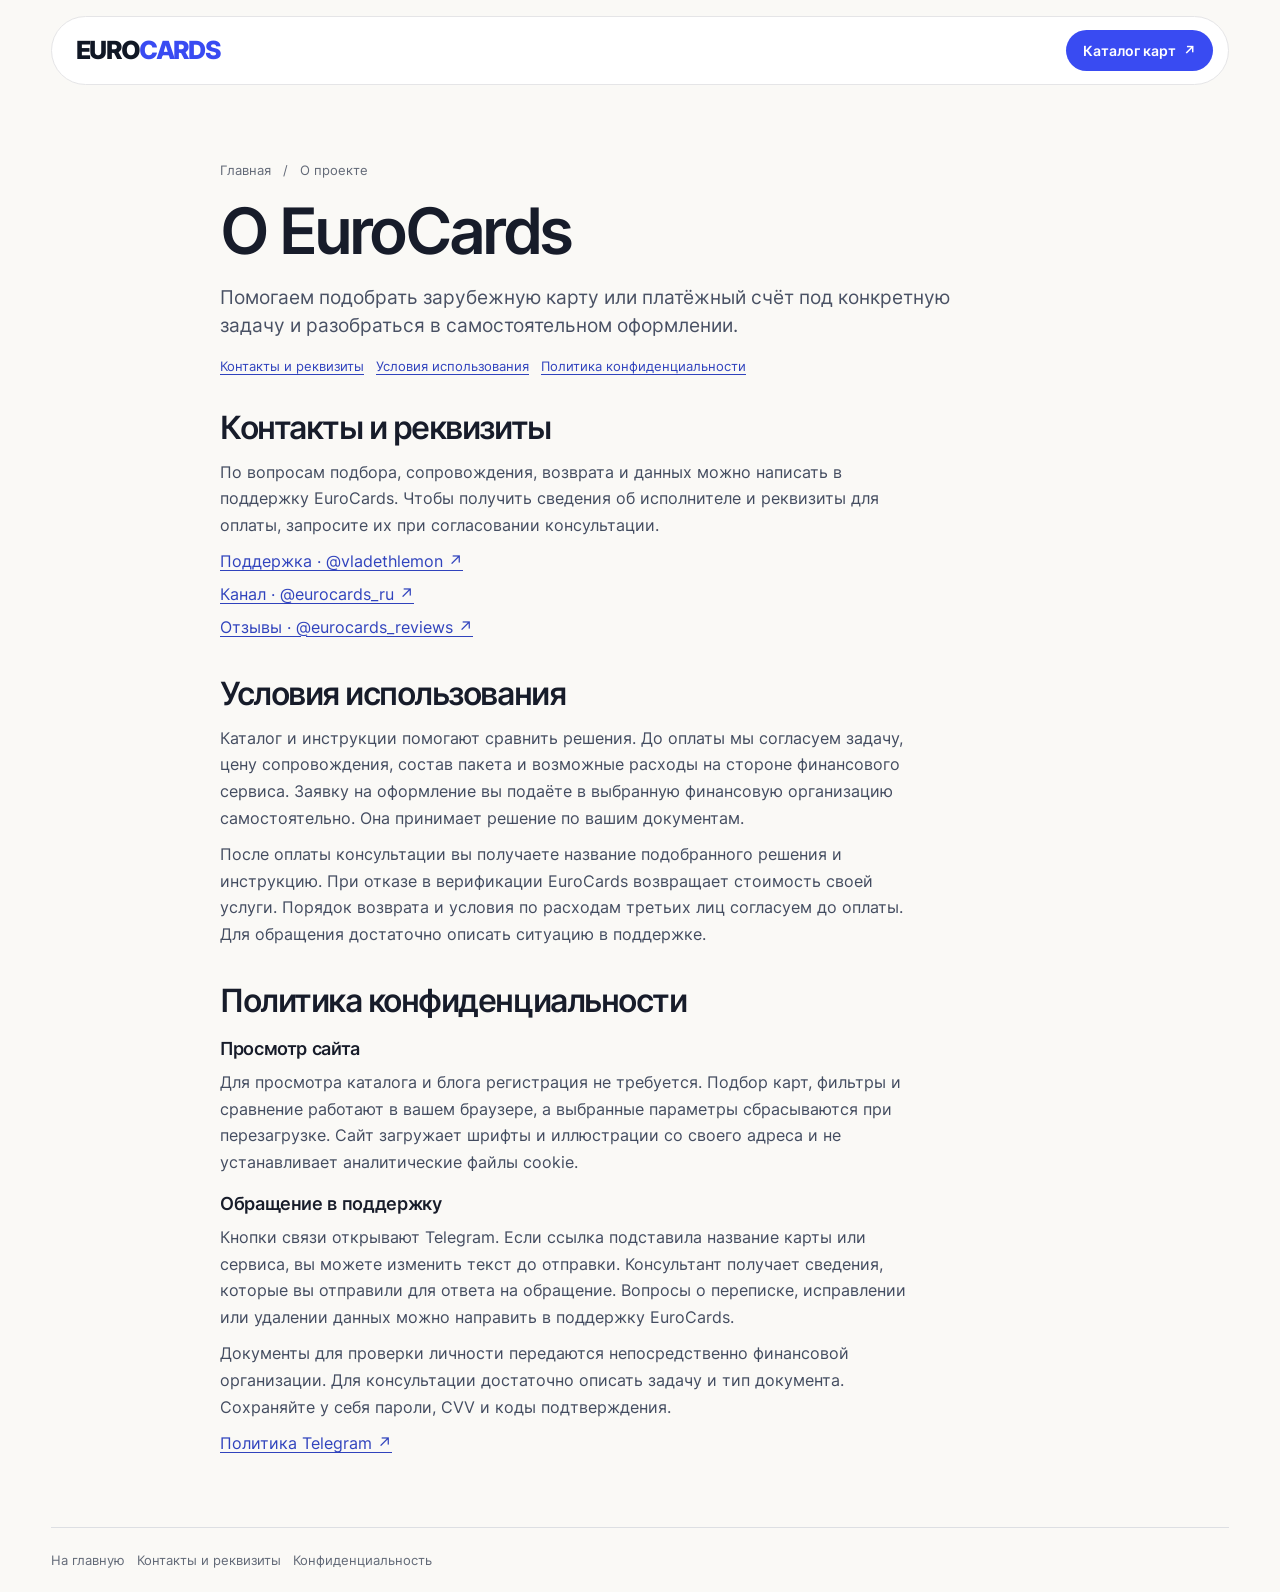
<file: info.html>
<!doctype html>
<html lang="ru">
<head>
  <meta charset="utf-8">
  <meta name="viewport" content="width=device-width, initial-scale=1">
  <title>О проекте, контакты и условия — EuroCards</title>
  <meta name="description" content="О проекте EuroCards, порядке консультации, контактах и конфиденциальности сайта.">
  <link rel="icon" type="image/svg+xml" href="assets/favicon.svg">
  <link rel="stylesheet" href="styles.css?v=fa3e11a5e4">
  <link rel="stylesheet" href="editorial.css?v=62c3cd3f69">
</head>
<body class="reading-page">
  <a href="#main" class="skip-link">К содержанию</a>
  <header class="reading-bar shell"><a class="wordmark" href="index.html" aria-label="EuroCards, на главную">EURO<span>CARDS</span></a><a href="index.html#cards">Каталог карт <span aria-hidden="true">↗</span></a></header>
  <main id="main" class="article-wrap info-wrap">
    <nav class="breadcrumbs" aria-label="Навигация"><a href="index.html">Главная</a><span aria-hidden="true">/</span><span>О проекте</span></nav>
    <h1 id="about">О EuroCards</h1>
    <p class="article-lead">Помогаем подобрать зарубежную карту или платёжный счёт под конкретную задачу и разобраться в самостоятельном оформлении.</p>
    <nav class="info-nav" aria-label="Разделы информации"><a href="#contacts">Контакты и реквизиты</a><a href="#terms">Условия использования</a><a href="#privacy">Политика конфиденциальности</a></nav>
    <div class="article-body">
      <section id="contacts"><h2>Контакты и реквизиты</h2><p>По вопросам подбора, сопровождения, возврата и данных можно написать в поддержку EuroCards. Чтобы получить сведения об исполнителе и реквизиты для оплаты, запросите их при согласовании консультации.</p>
        <ul class="info-contacts"><li><a href="https://t.me/vladethlemon" target="_blank" rel="noopener noreferrer">Поддержка · @vladethlemon ↗</a></li><li><a href="https://t.me/eurocards_ru" target="_blank" rel="noopener noreferrer">Канал · @eurocards_ru ↗</a></li><li><a href="https://t.me/eurocards_reviews" target="_blank" rel="noopener noreferrer">Отзывы · @eurocards_reviews ↗</a></li></ul></section>
      <section id="terms"><h2>Условия использования</h2><p>Каталог и инструкции помогают сравнить решения. До оплаты мы согласуем задачу, цену сопровождения, состав пакета и возможные расходы на стороне финансового сервиса. Заявку на оформление вы подаёте в выбранную финансовую организацию самостоятельно. Она принимает решение по вашим документам.</p><p>После оплаты консультации вы получаете название подобранного решения и инструкцию. При отказе в верификации EuroCards возвращает стоимость своей услуги. Порядок возврата и условия по расходам третьих лиц согласуем до оплаты. Для обращения достаточно описать ситуацию в поддержке.</p></section>
      <section id="privacy"><h2>Политика конфиденциальности</h2><h3>Просмотр сайта</h3><p>Для просмотра каталога и блога регистрация не требуется. Подбор карт, фильтры и сравнение работают в вашем браузере, а выбранные параметры сбрасываются при перезагрузке. Сайт загружает шрифты и иллюстрации со своего адреса и не устанавливает аналитические файлы cookie.</p><h3>Обращение в поддержку</h3><p>Кнопки связи открывают Telegram. Если ссылка подставила название карты или сервиса, вы можете изменить текст до отправки. Консультант получает сведения, которые вы отправили для ответа на обращение. Вопросы о переписке, исправлении или удалении данных можно направить в поддержку EuroCards.</p><p>Документы для проверки личности передаются непосредственно финансовой организации. Для консультации достаточно описать задачу и тип документа. Сохраняйте у себя пароли, CVV и коды подтверждения.</p><p><a href="https://telegram.org/privacy" target="_blank" rel="noopener noreferrer">Политика Telegram ↗</a></p></section>
    </div>
  </main>
  <footer class="reading-footer shell"><a href="index.html">На главную</a><a href="info.html#contacts">Контакты и реквизиты</a><a href="info.html#privacy">Конфиденциальность</a></footer>
</body>
</html>
</file>
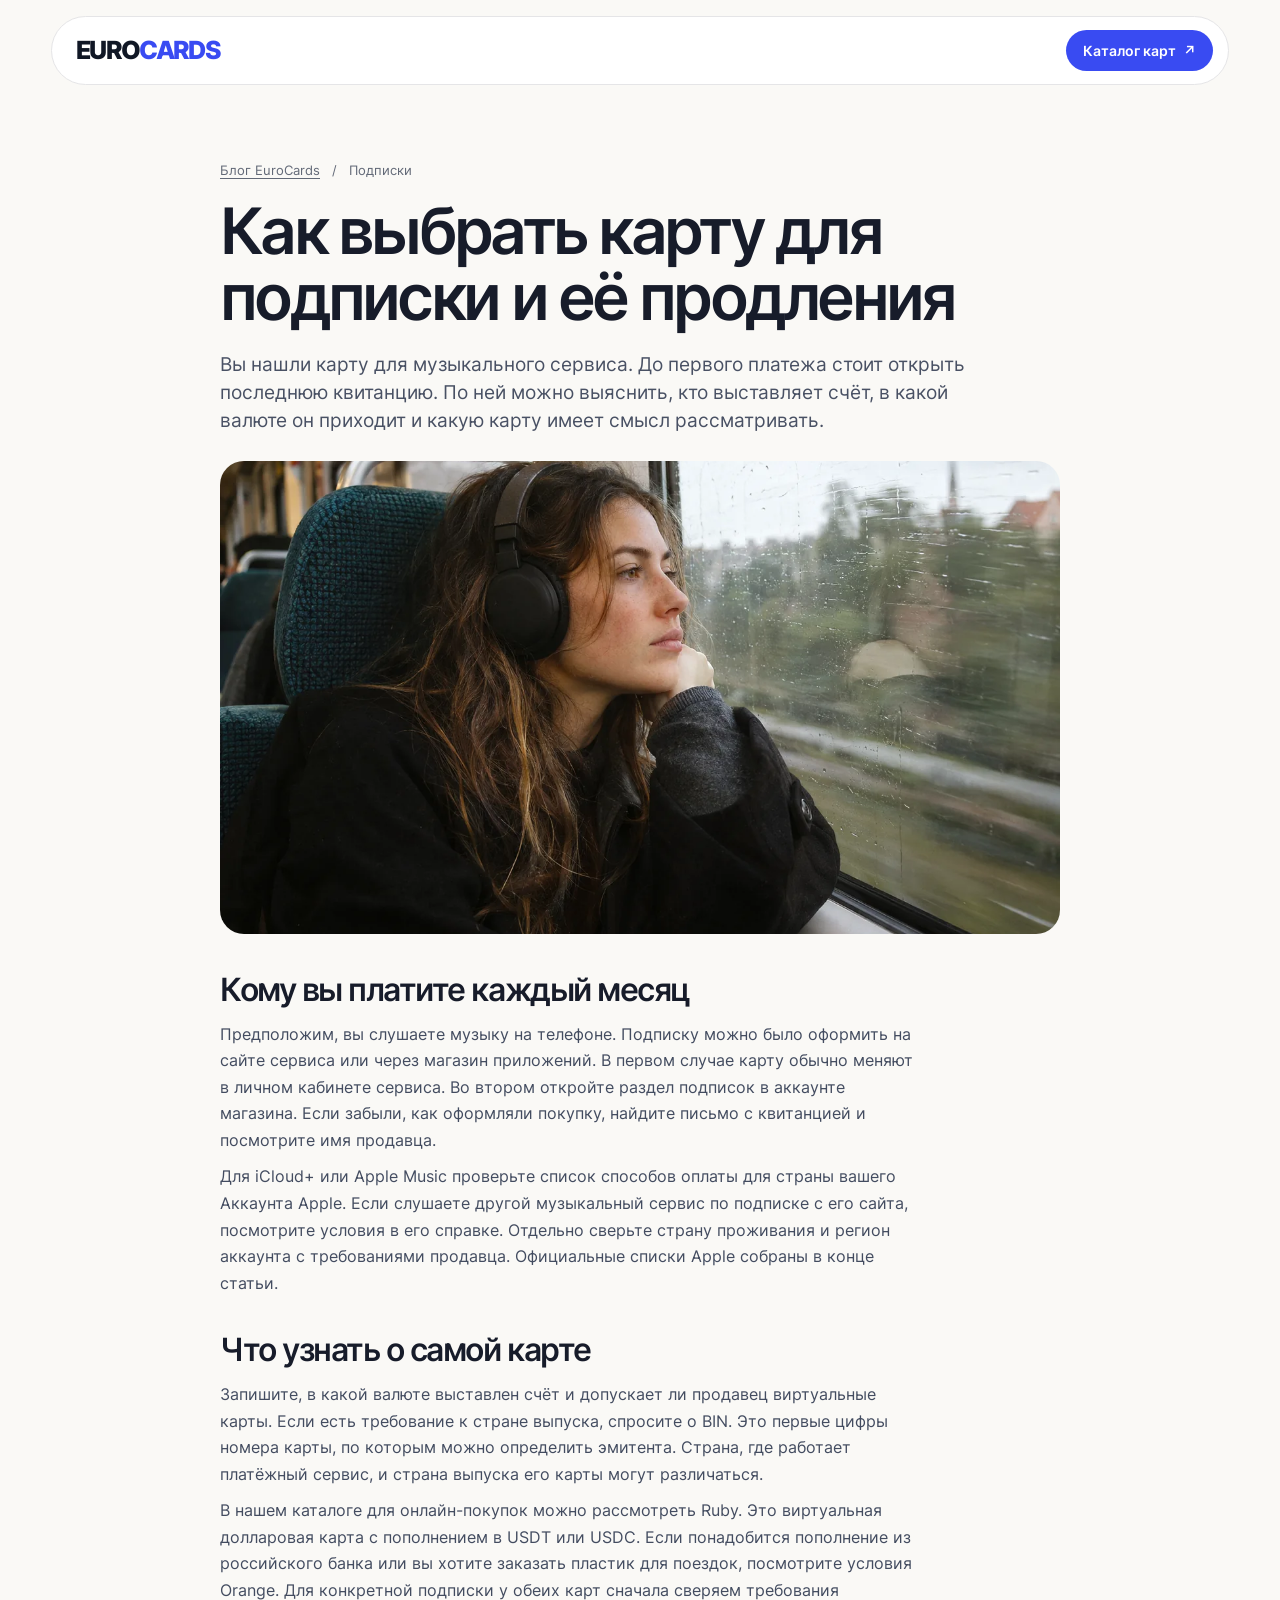
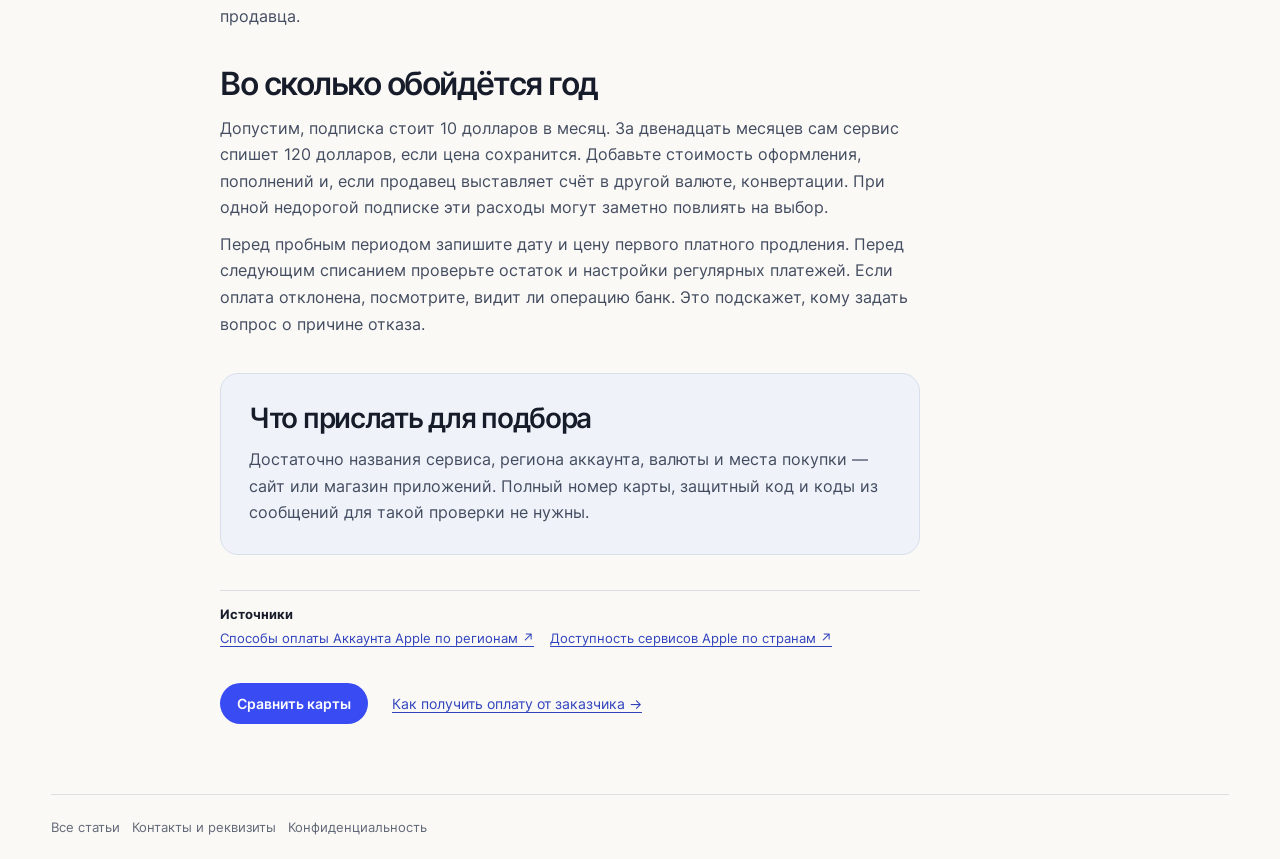
<file: journal/subscriptions.html>
<!doctype html>
<html lang="ru">
<head>
  <meta charset="utf-8">
  <meta name="viewport" content="width=device-width, initial-scale=1">
  <title>Как выбрать карту для подписки и её продления — Блог EuroCards</title>
  <meta name="description" content="Где оформлена подписка, как проверить регион аккаунта и какие расходы посчитать перед первым списанием.">
  <link rel="icon" type="image/svg+xml" href="../assets/favicon.svg">
  <link rel="stylesheet" href="../styles.css?v=fa3e11a5e4">
  <link rel="stylesheet" href="../editorial.css?v=62c3cd3f69">
  <link rel="stylesheet" href="../blog.css?v=2802a574e7">
</head>
<body class="reading-page">
  <a href="#main" class="skip-link">К содержанию</a>
  <header class="reading-bar shell"><a class="wordmark" href="../index.html" aria-label="EuroCards, на главную">EURO<span>CARDS</span></a><a href="../index.html#cards">Каталог карт <span aria-hidden="true">↗</span></a></header>
  <main id="main" class="article-wrap">
    <nav class="breadcrumbs" aria-label="Навигация по блогу"><a href="../index.html#journal">Блог EuroCards</a><span aria-hidden="true">/</span><span>Подписки</span></nav>
    <article>
      <h1>Как выбрать карту для подписки и её продления</h1>
      <p class="article-lead">Вы нашли карту для музыкального сервиса. До первого платежа стоит открыть последнюю квитанцию. По ней можно выяснить, кто выставляет счёт, в какой валюте он приходит и какую карту имеет смысл рассматривать.</p>
      <img class="article-cover" src="../assets/blog-subscriptions.webp" alt="Пассажирка слушает музыку в наушниках у окна поезда" width="1280" height="854" fetchpriority="high">
      <div class="article-body">
        <section>
          <h2>Кому вы платите каждый месяц</h2>
          <p>Предположим, вы слушаете музыку на телефоне. Подписку можно было оформить на сайте сервиса или через магазин приложений. В первом случае карту обычно меняют в личном кабинете сервиса. Во втором откройте раздел подписок в аккаунте магазина. Если забыли, как оформляли покупку, найдите письмо с квитанцией и посмотрите имя продавца.</p>
          <p>Для iCloud+ или Apple Music проверьте список способов оплаты для страны вашего Аккаунта Apple. Если слушаете другой музыкальный сервис по подписке с его сайта, посмотрите условия в его справке. Отдельно сверьте страну проживания и регион аккаунта с требованиями продавца. Официальные списки Apple собраны в конце статьи.</p>
        </section>
        <section>
          <h2>Что узнать о самой карте</h2>
          <p>Запишите, в какой валюте выставлен счёт и допускает ли продавец виртуальные карты. Если есть требование к стране выпуска, спросите о BIN. Это первые цифры номера карты, по которым можно определить эмитента. Страна, где работает платёжный сервис, и страна выпуска его карты могут различаться.</p>
          <p>В нашем каталоге для онлайн-покупок можно рассмотреть Ruby. Это виртуальная долларовая карта с пополнением в USDT или USDC. Если понадобится пополнение из российского банка или вы хотите заказать пластик для поездок, посмотрите условия Orange. Для конкретной подписки у обеих карт сначала сверяем требования продавца.</p>
        </section>
        <section>
          <h2>Во сколько обойдётся год</h2>
          <p>Допустим, подписка стоит 10&nbsp;долларов в месяц. За двенадцать месяцев сам сервис спишет 120&nbsp;долларов, если цена сохранится. Добавьте стоимость оформления, пополнений и, если продавец выставляет счёт в другой валюте, конвертации. При одной недорогой подписке эти расходы могут заметно повлиять на выбор.</p>
          <p>Перед пробным периодом запишите дату и цену первого платного продления. Перед следующим списанием проверьте остаток и настройки регулярных платежей. Если оплата отклонена, посмотрите, видит ли операцию банк. Это подскажет, кому задать вопрос о причине отказа.</p>
        </section>
        <aside class="blog-example"><h2>Что прислать для подбора</h2><p>Достаточно названия сервиса, региона аккаунта, валюты и места покупки — сайт или магазин приложений. Полный номер карты, защитный код и коды из сообщений для такой проверки не нужны.</p></aside>
        <aside class="article-sources" aria-label="Источники"><strong>Источники</strong><a href="https://support.apple.com/ru-ru/111741" target="_blank" rel="noopener noreferrer">Способы оплаты Аккаунта Apple по регионам ↗</a><a href="https://support.apple.com/ru-ru/118205" target="_blank" rel="noopener noreferrer">Доступность сервисов Apple по странам ↗</a></aside>
        <nav class="article-next" aria-label="Продолжить чтение"><a href="../index.html#cards">Сравнить карты</a><a href="transfers.html">Как получить оплату от заказчика →</a></nav>
      </div>
    </article>
  </main>
  <footer class="reading-footer shell"><a href="../index.html#journal">Все статьи</a><a href="../info.html#contacts">Контакты и реквизиты</a><a href="../info.html#privacy">Конфиденциальность</a></footer>
</body>
</html>
</file>
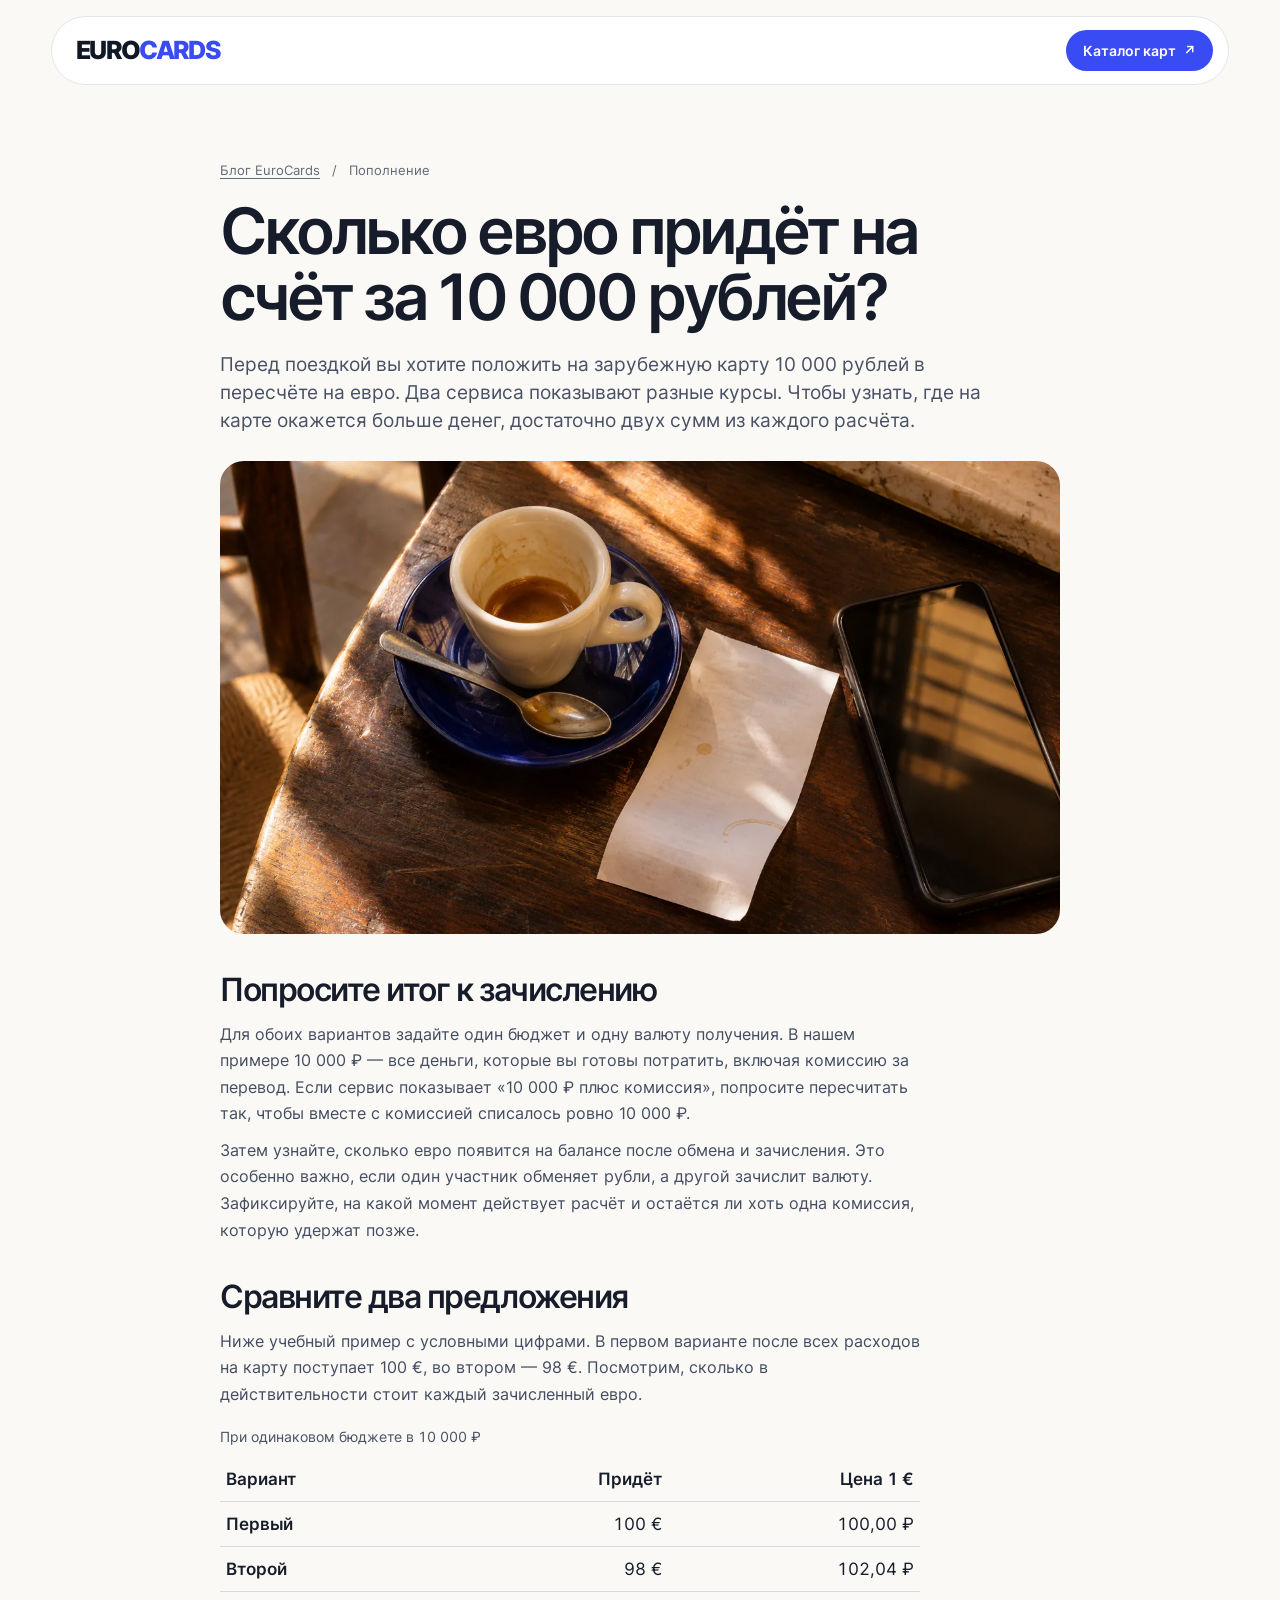
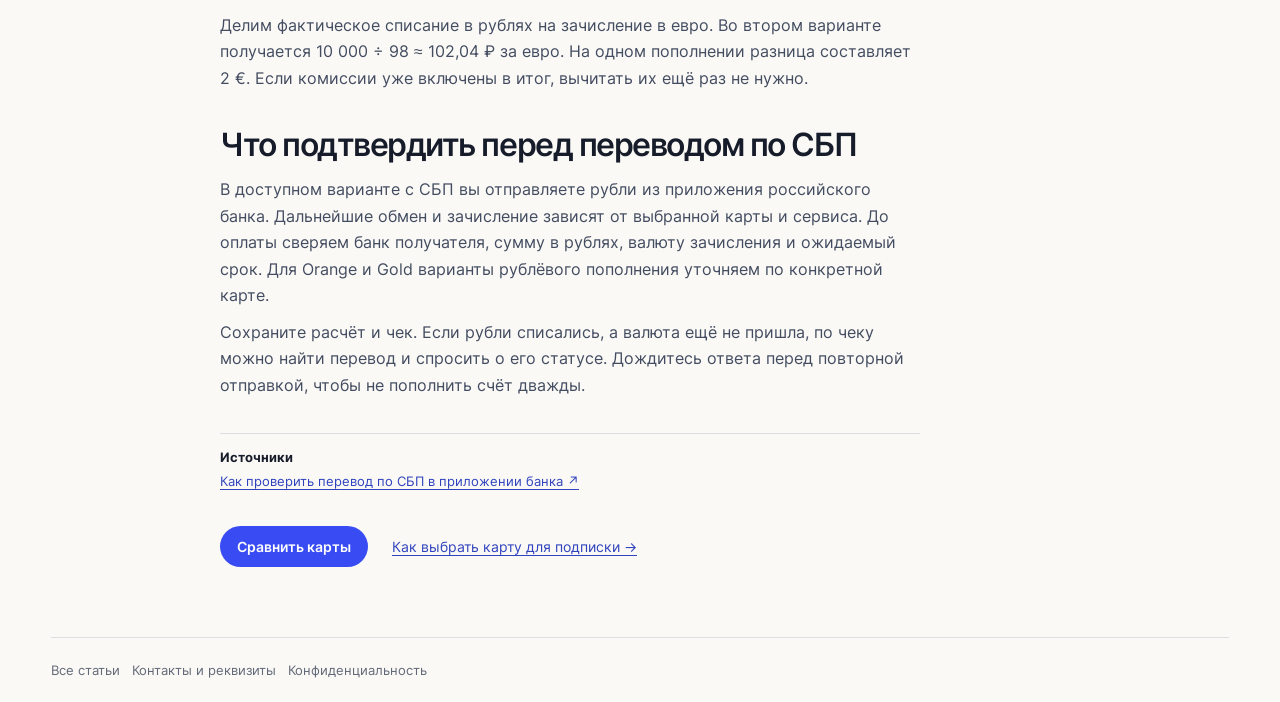
<file: journal/topup.html>
<!doctype html>
<html lang="ru">
<head>
  <meta charset="utf-8">
  <meta name="viewport" content="width=device-width, initial-scale=1">
  <title>Сколько евро придёт на счёт за 10 000 рублей? — Блог EuroCards</title>
  <meta name="description" content="Разбираем два условных расчёта пополнения в рублях. Как учесть фиксированную комиссию, сравнить итоговый курс и проверить сумму до перевода.">
  <link rel="icon" type="image/svg+xml" href="../assets/favicon.svg">
  <link rel="stylesheet" href="../styles.css?v=fa3e11a5e4">
  <link rel="stylesheet" href="../editorial.css?v=62c3cd3f69">
  <link rel="stylesheet" href="../blog.css?v=2802a574e7">
</head>
<body class="reading-page">
  <a href="#main" class="skip-link">К содержанию</a>
  <header class="reading-bar shell"><a class="wordmark" href="../index.html" aria-label="EuroCards, на главную">EURO<span>CARDS</span></a><a href="../index.html#cards">Каталог карт <span aria-hidden="true">↗</span></a></header>
  <main id="main" class="article-wrap">
    <nav class="breadcrumbs" aria-label="Навигация по блогу"><a href="../index.html#journal">Блог EuroCards</a><span aria-hidden="true">/</span><span>Пополнение</span></nav>
    <article>
      <h1>Сколько евро придёт на счёт за 10 000 рублей?</h1>
      <p class="article-lead">Перед поездкой вы хотите положить на зарубежную карту 10 000 рублей в пересчёте на евро. Два сервиса показывают разные курсы. Чтобы узнать, где на карте окажется больше денег, достаточно двух сумм из каждого расчёта.</p>
      <img class="article-cover" src="../assets/blog-topup.webp" alt="Чашка эспрессо, телефон и чек на столике у окна кафе" width="1280" height="854" fetchpriority="high">
      <div class="article-body">
        <section>
          <h2>Попросите итог к зачислению</h2>
          <p>Для обоих вариантов задайте один бюджет и одну валюту получения. В нашем примере 10&nbsp;000&nbsp;₽ — все деньги, которые вы готовы потратить, включая комиссию за перевод. Если сервис показывает «10&nbsp;000&nbsp;₽ плюс комиссия», попросите пересчитать так, чтобы вместе с комиссией списалось ровно 10&nbsp;000&nbsp;₽.</p>
          <p>Затем узнайте, сколько евро появится на балансе после обмена и зачисления. Это особенно важно, если один участник обменяет рубли, а другой зачислит валюту. Зафиксируйте, на какой момент действует расчёт и остаётся ли хоть одна комиссия, которую удержат позже.</p>
        </section>
        <section>
          <h2>Сравните два предложения</h2>
          <p>Ниже учебный пример с условными цифрами. В первом варианте после всех расходов на карту поступает 100&nbsp;€, во втором — 98&nbsp;€. Посмотрим, сколько в действительности стоит каждый зачисленный евро.</p>
          <table class="blog-calculation"><caption>При одинаковом бюджете в 10&nbsp;000&nbsp;₽</caption><thead><tr><th scope="col">Вариант</th><th scope="col">Придёт</th><th scope="col">Цена 1&nbsp;€</th></tr></thead><tbody><tr><th scope="row">Первый</th><td>100&nbsp;€</td><td>100,00&nbsp;₽</td></tr><tr><th scope="row">Второй</th><td>98&nbsp;€</td><td>102,04&nbsp;₽</td></tr></tbody></table>
          <p>Делим фактическое списание в рублях на зачисление в евро. Во втором варианте получается 10&nbsp;000&nbsp;÷&nbsp;98&nbsp;≈&nbsp;102,04&nbsp;₽ за евро. На одном пополнении разница составляет 2&nbsp;€. Если комиссии уже включены в итог, вычитать их ещё раз не нужно.</p>
        </section>
        <section>
          <h2>Что подтвердить перед переводом по СБП</h2>
          <p>В доступном варианте с СБП вы отправляете рубли из приложения российского банка. Дальнейшие обмен и зачисление зависят от выбранной карты и сервиса. До оплаты сверяем банк получателя, сумму в рублях, валюту зачисления и ожидаемый срок. Для Orange и Gold варианты рублёвого пополнения уточняем по конкретной карте.</p>
          <p>Сохраните расчёт и чек. Если рубли списались, а валюта ещё не пришла, по чеку можно найти перевод и спросить о его статусе. Дождитесь ответа перед повторной отправкой, чтобы не пополнить счёт дважды.</p>
        </section>
        <aside class="article-sources" aria-label="Источники"><strong>Источники</strong><a href="https://www.cbr.ru/PSystem/sfp" target="_blank" rel="noopener noreferrer">Как проверить перевод по СБП в приложении банка ↗</a></aside>
        <nav class="article-next" aria-label="Продолжить чтение"><a href="../index.html#cards">Сравнить карты</a><a href="subscriptions.html">Как выбрать карту для подписки →</a></nav>
      </div>
    </article>
  </main>
  <footer class="reading-footer shell"><a href="../index.html#journal">Все статьи</a><a href="../info.html#contacts">Контакты и реквизиты</a><a href="../info.html#privacy">Конфиденциальность</a></footer>
</body>
</html>
</file>
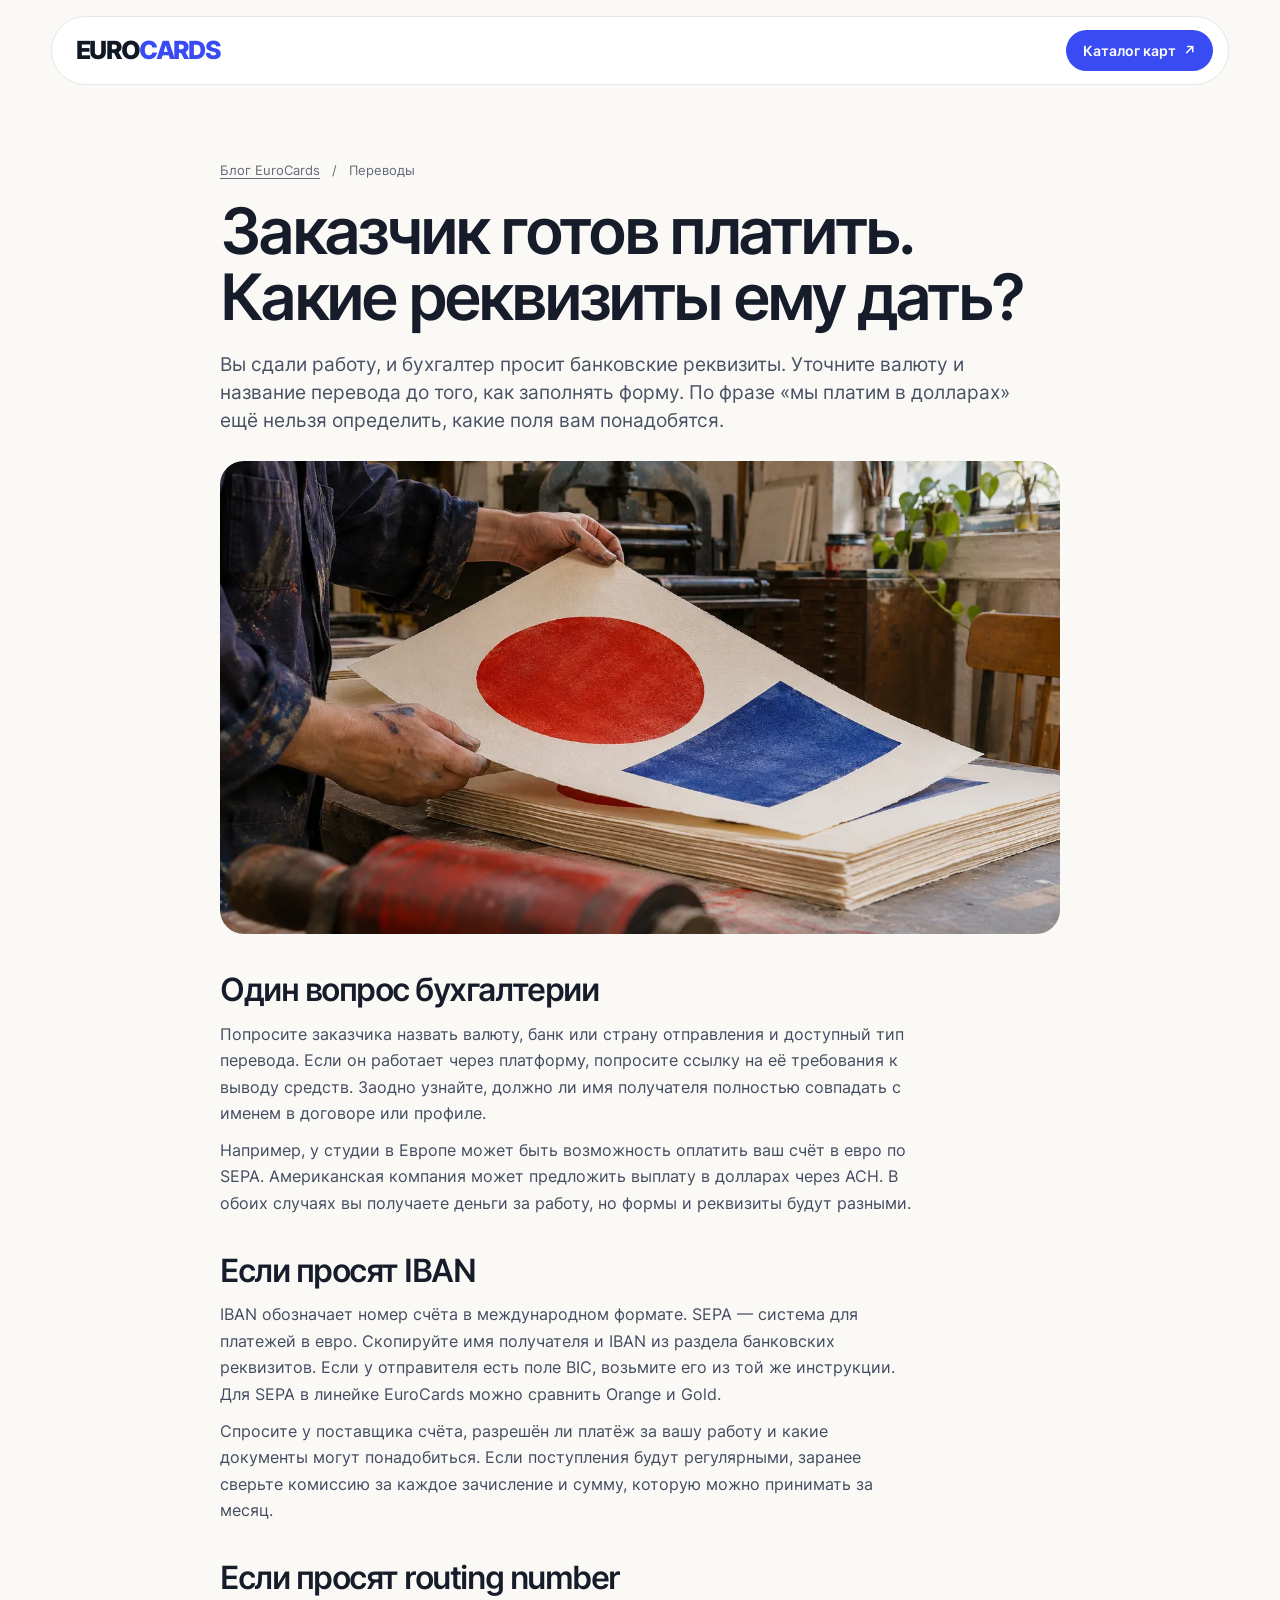
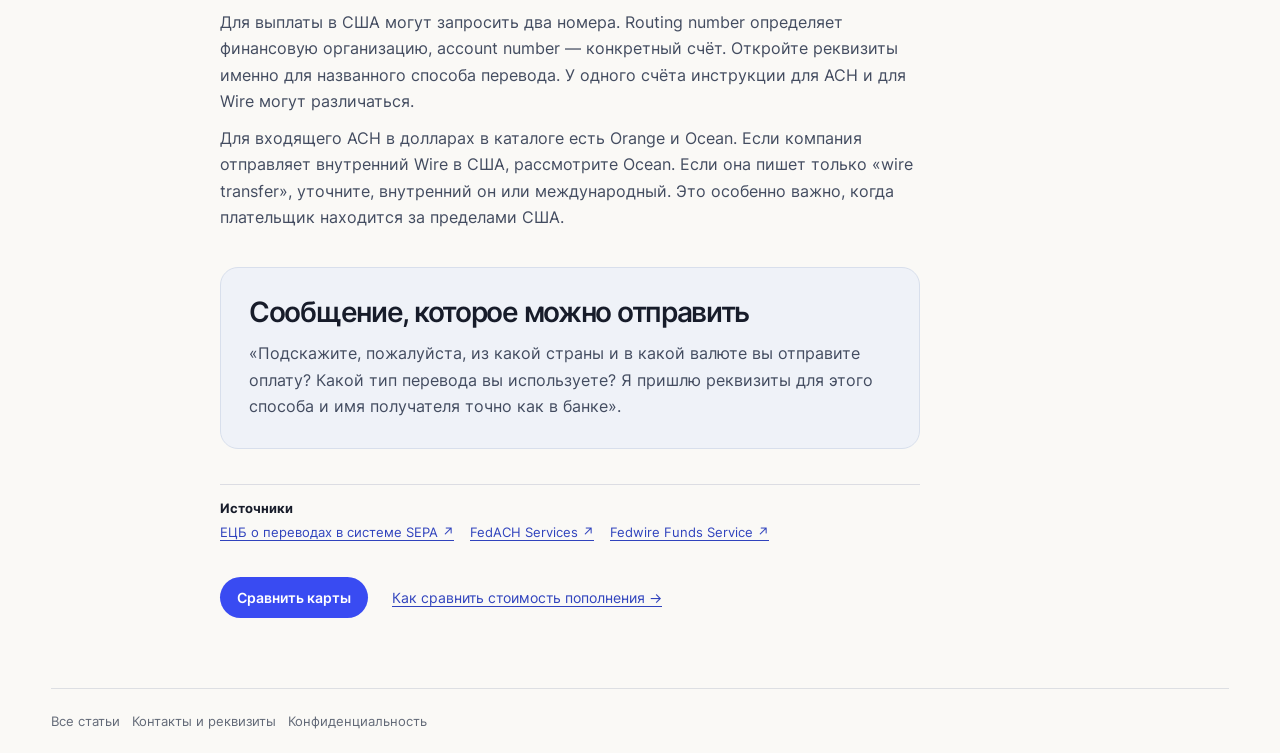
<file: journal/transfers.html>
<!doctype html>
<html lang="ru">
<head>
  <meta charset="utf-8">
  <meta name="viewport" content="width=device-width, initial-scale=1">
  <title>Заказчик готов платить. Какие реквизиты ему дать? — Блог EuroCards</title>
  <meta name="description" content="Как согласовать с заказчиком перевод в евро или долларах и найти нужные реквизиты для SEPA, ACH или внутреннего Wire.">
  <link rel="icon" type="image/svg+xml" href="../assets/favicon.svg">
  <link rel="stylesheet" href="../styles.css?v=fa3e11a5e4">
  <link rel="stylesheet" href="../editorial.css?v=62c3cd3f69">
  <link rel="stylesheet" href="../blog.css?v=2802a574e7">
</head>
<body class="reading-page">
  <a href="#main" class="skip-link">К содержанию</a>
  <header class="reading-bar shell"><a class="wordmark" href="../index.html" aria-label="EuroCards, на главную">EURO<span>CARDS</span></a><a href="../index.html#cards">Каталог карт <span aria-hidden="true">↗</span></a></header>
  <main id="main" class="article-wrap">
    <nav class="breadcrumbs" aria-label="Навигация по блогу"><a href="../index.html#journal">Блог EuroCards</a><span aria-hidden="true">/</span><span>Переводы</span></nav>
    <article>
      <h1>Заказчик готов платить. Какие реквизиты ему дать?</h1>
      <p class="article-lead">Вы сдали работу, и бухгалтер просит банковские реквизиты. Уточните валюту и название перевода до того, как заполнять форму. По фразе «мы платим в долларах» ещё нельзя определить, какие поля вам понадобятся.</p>
      <img class="article-cover" src="../assets/blog-transfers.webp" alt="Печатник снимает свежий оттиск с рабочей стопки в мастерской" width="1280" height="854" fetchpriority="high">
      <div class="article-body">
        <section>
          <h2>Один вопрос бухгалтерии</h2>
          <p>Попросите заказчика назвать валюту, банк или страну отправления и доступный тип перевода. Если он работает через платформу, попросите ссылку на её требования к выводу средств. Заодно узнайте, должно ли имя получателя полностью совпадать с именем в договоре или профиле.</p>
          <p>Например, у студии в Европе может быть возможность оплатить ваш счёт в евро по SEPA. Американская компания может предложить выплату в долларах через ACH. В обоих случаях вы получаете деньги за работу, но формы и реквизиты будут разными.</p>
        </section>
        <section>
          <h2>Если просят IBAN</h2>
          <p>IBAN обозначает номер счёта в международном формате. SEPA — система для платежей в евро. Скопируйте имя получателя и IBAN из раздела банковских реквизитов. Если у отправителя есть поле BIC, возьмите его из той же инструкции. Для SEPA в линейке EuroCards можно сравнить Orange и Gold.</p>
          <p>Спросите у поставщика счёта, разрешён ли платёж за вашу работу и какие документы могут понадобиться. Если поступления будут регулярными, заранее сверьте комиссию за каждое зачисление и сумму, которую можно принимать за месяц.</p>
        </section>
        <section>
          <h2>Если просят routing number</h2>
          <p>Для выплаты в США могут запросить два номера. <span lang="en">Routing number</span> определяет финансовую организацию, <span lang="en">account number</span> — конкретный счёт. Откройте реквизиты именно для названного способа перевода. У одного счёта инструкции для ACH и для Wire могут различаться.</p>
          <p>Для входящего ACH в долларах в каталоге есть Orange и Ocean. Если компания отправляет внутренний Wire в США, рассмотрите Ocean. Если она пишет только «wire transfer», уточните, внутренний он или международный. Это особенно важно, когда плательщик находится за пределами США.</p>
        </section>
        <aside class="blog-example"><h2>Сообщение, которое можно отправить</h2><p>«Подскажите, пожалуйста, из какой страны и в какой валюте вы отправите оплату? Какой тип перевода вы используете? Я пришлю реквизиты для этого способа и имя получателя точно как в банке».</p></aside>
        <aside class="article-sources" aria-label="Источники"><strong>Источники</strong><a href="https://www.ecb.europa.eu/paym/retail/sepa/html/index.en.html" target="_blank" rel="noopener noreferrer">ЕЦБ о переводах в системе SEPA ↗</a><a href="https://www.frbservices.org/financial-services/fedach-services/" target="_blank" rel="noopener noreferrer">FedACH Services ↗</a><a href="https://www.frbservices.org/financial-services/fedwire-funds-service/" target="_blank" rel="noopener noreferrer">Fedwire Funds Service ↗</a></aside>
        <nav class="article-next" aria-label="Продолжить чтение"><a href="../index.html#cards">Сравнить карты</a><a href="topup.html">Как сравнить стоимость пополнения →</a></nav>
      </div>
    </article>
  </main>
  <footer class="reading-footer shell"><a href="../index.html#journal">Все статьи</a><a href="../info.html#contacts">Контакты и реквизиты</a><a href="../info.html#privacy">Конфиденциальность</a></footer>
</body>
</html>
</file>
<file: styles.css>
@font-face {
  font-family: Inter;
  src: url("assets/inter-variable.woff2") format("woff2");
  font-weight: 100 900;
  font-style: normal;
  font-display: swap;
}

:root {
  color-scheme: light;
  --ink: #161d2c;
  --blue: #314ee9;
  --muted: #566174;
  --line: #dfe4eb;
  --shell: min(1320px, calc(100% - clamp(48px, 9vw, 144px)));
  font-family: Inter, Arial, sans-serif;
  color: var(--ink);
  background: #fff;
  font-synthesis: none;
  text-rendering: optimizeLegibility;
  -webkit-font-smoothing: antialiased;
}
*, *::before, *::after { box-sizing: border-box; }
html { scroll-behavior: smooth; }
body { margin: 0; min-width: 280px; }
button, a { -webkit-tap-highlight-color: transparent; }
button { font: inherit; color: inherit; cursor: pointer; }
a { text-decoration: none; color: inherit; }
button, a { touch-action: manipulation; }
button:focus-visible, a:focus-visible, summary:focus-visible { outline: 3px solid var(--blue); outline-offset: 4px; }
p, h1, h2, h3 { margin: 0; }
h1, h2, h3 { font-weight: 580; }
h2 { font-size: clamp(36px, 3.25vw, 49px); line-height: 1.08; letter-spacing: -.06em; }
.shell { width: var(--shell); margin-inline: auto; }
.icon { display: block; flex: 0 0 auto; width: 20px; height: 20px; fill: none; stroke: currentColor; stroke-width: 1.8; stroke-linecap: round; stroke-linejoin: round; }
.symbol-bank, .visually-hidden { position: absolute; width: 1px; height: 1px; overflow: hidden; clip-path: inset(50%); white-space: nowrap; }
.skip-link { position: fixed; z-index: 9; top: -80px; left: 12px; padding: 12px 18px; background: white; border-radius: 8px; }
.skip-link:focus { top: 8px; }
.site-header { position: relative; z-index: 3; background: #fff; }
.header-inner { height: 76px; display: flex; align-items: center; justify-content: space-between; gap: 24px; }
.wordmark { color: #101725; font-weight: 830; font-size: 25px; letter-spacing: -.073em; line-height: 1; }
.wordmark span { color: var(--blue); }
.primary-nav, .header-actions { display: flex; align-items: center; }
.primary-nav { gap: clamp(20px, 3vw, 46px); }
.primary-nav a { font-size: 13px; font-weight: 520; padding-block: 13px; }
.primary-nav a:hover, .text-link:hover, .top-link:hover { color: var(--blue); }
.contact-link, .compare-button, .button { display: inline-flex; align-items: center; justify-content: center; white-space: nowrap; }
.contact-link { gap: 8px; min-height: 40px; padding: 0 14px; border: 1px solid #d7dee7; border-radius: 7px; font-size: 13px; font-weight: 550; line-height: 1; color: #26374e; }
.contact-link .icon { width: 16px; height: 16px; color: #385169; }
.contact-link:hover, .compare-button:hover { background: #f2f5f9; border-color: #aab8c9; }
.contact-link:active, .compare-button:active { background: #e6ecf4; }
.menu-toggle { display: none; }

.hero {
  position: relative; isolation: isolate; overflow: hidden;
  width: var(--shell); margin: 0 auto;
  background: linear-gradient(106deg, #f1f5fb 0%, #edf2f9 35%, #e4ebf5 61%, #dde6f2 100%);
  border-radius: 14px;
}
.hero-inner {
  position: relative; display: flex; align-items: center;
  min-height: clamp(406px, 34.5vw, 472px); padding: 48px clamp(30px, 4vw, 60px);
}
.hero-copy { width: 50%; }
h1 { line-height: .99; font-size: clamp(52px, 5.2vw, 76px); letter-spacing: -.062em; font-weight: 575; }
.hero-intro { max-width: 40ch; margin-top: 23px; font-size: clamp(15px, 1.17vw, 17px); line-height: 1.55; letter-spacing: -.018em; color: #465469; }
.hero-actions { display: flex; align-items: center; gap: 24px; margin-top: 29px; }
.button { gap: 15px; min-height: 49px; padding: 0 22px; border-radius: 999px; font-size: 14px; font-weight: 580; letter-spacing: -.02em; }
.primary-button { min-height: 48px; padding-inline: 23px; border-radius: 7px; background: #304cda; color: #fff; font-size: 15px; line-height: 1.25; font-weight: 560; letter-spacing: -.014em; }
.primary-button:hover { background: #253fc6; }
.primary-button:active { background: #2138ae; }
.button .icon { width: 17px; height: 17px; }
.text-link { display: inline-flex; min-height: 44px; align-items: center; font-size: 14px; line-height: 1.25; font-weight: 530; letter-spacing: -.015em; color: #36485e; text-decoration: underline; text-decoration-color: #a5b2c4; text-underline-offset: 4px; }
.text-link:hover { text-decoration-color: currentColor; }

.benefit-list { display: grid; grid-template-columns: repeat(3, 1fr); padding-block: 25px; border-bottom: 1px solid var(--line); }
.benefit { display: flex; align-items: center; justify-content: center; gap: 14px; }
.benefit + .benefit { border-left: 1px solid var(--line); }
.benefit .icon { width: 26px; height: 26px; stroke-width: 1.75; color: #3e526b; }
.benefit strong, .benefit span { display: block; }
.benefit strong { font-size: 14px; font-weight: 570; letter-spacing: -.018em; }
.benefit span { margin-top: 4px; font-size: 12px; line-height: 1.4; color: var(--muted); }

.catalog-section { padding-block: clamp(42px, 4.6vw, 68px) clamp(64px, 6.4vw, 94px); }
.section-heading { display: flex; justify-content: space-between; align-items: center; gap: 22px; }
.section-heading p { margin-top: 12px; color: var(--muted); font-size: 14px; line-height: 1.55; letter-spacing: -.018em; }
.compare-button { flex-shrink: 0; gap: 8px; min-height: 40px; padding: 0 14px; border: 1px solid #d5dce7; border-radius: 7px; background: white; font-size: 13px; line-height: 1.2; font-weight: 530; }
.compare-button .icon { width: 16px; height: 16px; color: #495a73; }
.filters { display: flex; flex-wrap: wrap; gap: 7px; margin: 24px 0 21px; }
.filters button { display: inline-flex; align-items: center; gap: 6px; padding: 8px 14px; min-height: 34px; font-size: 12px; line-height: 16px; font-weight: 510; border-radius: 999px; border: 1px solid transparent; background: #f0f3f7; color: #475368; }
.filters button[aria-pressed="true"] { background: #202c42; color: white; }
.filters button:hover:not([aria-pressed="true"]) { border-color: #c9d3e2; background: #eaf0f8; }
.filters button span { font-size: 10px; opacity: .82; }
.product-grid { display: grid; grid-template-columns: repeat(4, minmax(0, 1fr)); gap: 16px; }
.product-tile { display: flex; flex-direction: column; min-width: 0; overflow: hidden; padding: 0; border: 1px solid #dfe3e9; border-radius: 15px; text-align: left; background: white; }
.product-tile:focus-visible { outline-offset: 3px; }
.product-tile:hover { border-color: #a7b4c8; }
.product-tile .product-art { width: 100%; flex: none; }
.product-body { display: flex; flex-direction: column; flex: 1; padding: 20px 19px 18px; width: 100%; }
.product-country { display: inline-flex; align-items: center; gap: 7px; font-size: 11px; font-weight: 520; color: #566173; line-height: 1.3; }
.flag { position: relative; display: inline-block; flex: 0 0 15px; width: 15px; height: 15px; border-radius: 50%; overflow: hidden; box-shadow: inset 0 0 0 1px #16223b14; }
.flag-gb { background: linear-gradient(0deg, transparent 41%, #bf3c4a 41% 58%, transparent 58%), linear-gradient(90deg,transparent 41%,#bf3c4a 41% 58%,transparent 58%),linear-gradient(0deg,transparent 33%,#fff 33% 65%,transparent 65%),linear-gradient(90deg,transparent 33%,#fff 33% 65%,transparent 65%),linear-gradient(38deg,transparent 44%,#fff 44% 48%,#bc3447 48% 53%,#fff 53% 57%,transparent 57%),linear-gradient(-38deg,transparent 44%,#fff 44% 48%,#bc3447 48% 53%,#fff 53% 57%,transparent 57%),#294876; }
.flag-bg { background: linear-gradient(white 0 33%,#278b66 33% 66%,#c34445 66%); }
.flag-us { background: repeating-linear-gradient(#b84653 0 1.3px,#fff 1.3px 2.6px); }
.flag-us::before { content: ""; position: absolute; inset: 0 45% 45% 0; background: radial-gradient(white .4px, transparent .55px) 0 0/2.8px 2.8px, #344f80; }
.flag-hk { background: #d44652; }
.flag-hk::before { content: "✿"; color: white; display: grid; place-items: center; font: 12px/15px Arial, sans-serif; }
.product-title { margin: 9px 0 5px; font-size: clamp(22px, 1.8vw, 28px); font-weight: 585; letter-spacing: -.055em; line-height: 1.2; }
.product-copy { color: var(--muted); font-size: 13px; line-height: 1.5; padding-bottom: 19px; }
.product-bottom { border-top: 1px solid #e8ebf0; display: flex; justify-content: space-between; align-items: center; margin-top: auto; padding-top: 13px; }
.product-price strong, .product-price small { display: block; }
.product-price strong { font-size: 19px; font-weight: 615; line-height: 1.3; letter-spacing: -.045em; }
.product-price small { font-size: 10px; margin-top: 2px; color: var(--muted); }
.tile-arrow { display: grid; place-items: center; border-radius: 50%; width: 31px; height: 31px; background: #f2f5f9; color: #3d4b61; }
.tile-arrow svg { width: 15px; height: 15px; }
.product-tile:hover .tile-arrow { background: #e6ecff; color: var(--blue); }

.process-section { background: #f2f5f9; }
.process-layout { display: grid; grid-template-columns: 1.2fr 1fr; align-items: center; gap: clamp(40px, 8vw, 120px); padding-block: clamp(52px, 5.4vw, 82px); }
.steps { list-style: none; padding: 0; margin: 30px 0 0; counter-reset: step; }
.steps li { position: relative; display: grid; grid-template-columns: 32px 1fr; gap: 15px; counter-increment: step; }
.steps li + li { margin-top: 24px; }
.steps li::before { content: counter(step, decimal-leading-zero); align-self: start; position: relative; z-index: 1; display: grid; place-items: center; width: 32px; height: 32px; border-radius: 100%; background: #e4eaf4; color: #3851aa; font-size: 11px; font-weight: 630; font-variant-numeric: tabular-nums; }
.steps li:not(:last-child)::after { content: ""; position: absolute; left: 15px; top: 33px; bottom: -23px; border-left: 1px solid #d1dbe8; }
.steps h3 { font-size: 18px; letter-spacing: -.036em; line-height: 1.3; padding-top: 3px; }
.steps p { margin-top: 6px; font-size: 14px; line-height: 1.56; color: var(--muted); max-width: 51ch; }
.package-box { padding: clamp(25px, 3vw, 44px); background: linear-gradient(145deg,#293953,#19283e); border-radius: 20px; color: #fff; min-height: 365px; }
.package-top { display: flex; align-items: center; justify-content: space-between; gap: 15px; color: #d2dcec; font-size: 13px; }
.package-top .icon { width: 19px; height: 19px; }
.package-options { display: inline-flex; gap: 2px; background: #132033; border: 1px solid #405069; padding: 3px; border-radius: 999px; margin: 20px 0; }
.package-options button { padding: 6px 17px; background: transparent; border: 0; border-radius: 999px; color: #cbd7e9; font-size: 13px; font-weight: 600; }
.package-options button[aria-pressed="true"] { background: #edf2fa; color: #222f44; }
.package-box button:focus-visible { outline-color: #adbeff; }
.package-content { display: grid; }
.package-panel { grid-area: 1 / 1; display: flex; flex-direction: column; }
.package-panel[inert] { visibility: hidden; }
.package-content h3 { font-size: clamp(21px, 2vw, 29px); line-height: 1.17; letter-spacing: -.045em; }
.package-content ul { padding: 0; margin: 17px 0 20px; list-style: none; }
.package-content li { position: relative; padding-left: 23px; margin: 8px 0; color: #e1e7f2; font-size: 13px; line-height: 1.5; }
.package-content li::before { content: ""; position: absolute; left: 1px; top: .4em; width: 10px; height: 6px; border: solid #a4beef; border-width: 0 0 1.5px 1.5px; transform: rotate(-45deg); }
.package-cost { margin-top: auto; padding-top: 16px; border-top: 1px solid #ffffff29; font-size: 19px; font-weight: 570; letter-spacing: -.045em; }
.package-cost span { display: inline-block; margin-left: 4px; font-size: 11px; font-weight: 420; letter-spacing: 0; color: #c3cee0; }
.faq-section { display: grid; grid-template-columns: .85fr 1.25fr; gap: 48px; padding-block: clamp(60px, 6.3vw, 95px); }
.review-link { display: inline-flex; gap: 7px; align-items: center; color: var(--blue); margin-top: 20px; font-size: 14px; font-weight: 540; }
.review-link .icon { width: 14px; height: 14px; }
.faq-list { border-top: 1px solid var(--line); }
.faq-list details { border-bottom: 1px solid var(--line); }
.faq-list summary { position: relative; display: flex; gap: 15px; justify-content: space-between; align-items: center; list-style: none; cursor: pointer; padding: 19px 0; font-size: 16px; font-weight: 530; line-height: 1.45; letter-spacing: -.026em; }
.faq-list summary::-webkit-details-marker { display: none; }
.faq-list summary::after { content: ""; width: 22px; height: 22px; flex: none; background: linear-gradient(var(--ink),var(--ink)) center/12px 1.4px no-repeat, linear-gradient(var(--ink),var(--ink)) center/1.4px 12px no-repeat; }
.faq-list details[open] summary::after { background-size: 12px 1.4px, 0 0; }
.faq-list details p { padding: 0 27px 20px 0; font-size: 14px; line-height: 1.65; color: var(--muted); }
.contact-panel { position: relative; isolation: isolate; overflow: hidden; padding: 43px clamp(26px, 4vw, 61px); display: flex; justify-content: space-between; gap: 20px; align-items: center; color: white; border-radius: 19px; background: #314fd4; }
.contact-panel::after { content: ""; position: absolute; inset: -160% -8% -140% 44%; z-index: -1; opacity: .27; background: repeating-radial-gradient(ellipse at 85% 50%,transparent 0 18px,#e1ecff 19px,transparent 20px 30px); transform: rotate(-19deg); }
.contact-panel h2 { font-size: clamp(30px, 3vw, 44px); }
.contact-panel p { margin-top: 10px; color: #e7edff; font-size: 14px; line-height: 1.6; }
.light-button { background: #fff; color: #243b9d; gap: 9px; }
.light-button:hover { background: #eaf0ff; }
.footer-inner { display: flex; align-items: center; gap: 24px; padding-block: 31px; }
.footer-mark { font-size: 19px; }
.footer-inner p, .top-link { font-size: 11px; color: var(--muted); }
.top-link { display: inline-flex; align-items: center; gap: 7px; margin-left: auto; font-weight: 550; }

@media (max-width: 1050px) {
  .benefit { gap: 10px; }
  .benefit strong { font-size: 12px; }
  .benefit span { font-size: 11px; }
  .product-grid { gap: 12px; }
  .product-body { padding: 17px 14px 14px; }
  .hero-copy { width: 50%; }
}
@media (max-width: 850px) {
  :root { --shell: calc(100% - 48px); }
  .hero-inner { padding-inline: 26px; min-height: 370px; }
  h1 { font-size: clamp(46px, 6.3vw, 54px); }
  .hero-intro { font-size: 14px; }
  .hero-actions { gap: 15px; }
  .primary-nav { gap: 17px; }
  .product-grid { grid-template-columns: repeat(2,minmax(0,1fr)); gap: 16px; }
  .product-body { padding: 20px; }
  .benefit { justify-content: flex-start; }
  .benefit + .benefit { padding-left: 13px; }
  .benefit .icon { width: 21px; }
  .benefit span { max-width: 145px; }
  .process-layout { gap: 30px; grid-template-columns: 1.08fr 1fr; }
  .faq-section { grid-template-columns: .7fr 1.3fr; gap: 30px; }
}
@media (max-width: 700px) {
  :root { --shell: calc(100% - 40px); }
  .header-inner { height: 62px; }
  .wordmark { font-size: 22px; }
  .header-actions { gap: 8px; }
  .contact-link { min-height: 36px; padding-inline: 10px; font-size: 12px; gap: 6px; }
  .contact-link .icon { width: 14px; height: 14px; }
  .menu-toggle { display: grid; place-items: center; width: 36px; height: 36px; background: transparent; border: 0; padding: 0; }
  .primary-nav { display: none; position: absolute; left: 10px; right: 10px; top: 55px; padding: 10px 18px; background: white; border: 1px solid var(--line); border-radius: 15px; box-shadow: 0 12px 25px #15263e14; }
  .primary-nav.is-open { display: flex; flex-direction: column; gap: 0; align-items: stretch; }
  .primary-nav a { padding-block: 14px; }
  .hero { width: calc(100% - 20px); border-radius: 12px; background: #edf2f9; }
  .hero-inner { min-height: 0; width: 100%; padding: 0; display: block; }
  .hero-copy { width: 100%; max-width: 510px; padding: 31px 22px 0; }
  h1 { font-size: clamp(43px, 9.1vw, 58px); line-height: 1; }
  .hero-intro { padding: 0; margin-top: 14px; max-width: 44ch; font-size: 14px; line-height: 1.49; }
  .hero-actions { margin-top: 19px; gap: 20px; }
  .button { min-height: 44px; padding-inline: 17px; font-size: 13px; gap: 10px; }
  .primary-button { padding-inline: 18px; font-size: 14px; }
  .text-link { font-size: 13px; }
  .benefit-list { padding-block: 18px; align-items: start; }
  .benefit { display: grid; justify-items: start; gap: 6px; padding-right: 8px; }
  .benefit + .benefit { padding-left: 12px; }
  .benefit .icon { width: 21px; height: 21px; }
  .benefit strong { font-size: 11px; line-height: 1.4; }
  .benefit span { display: none; }
  .section-heading { flex-wrap: wrap; gap: 14px; }
  .section-heading p { font-size: 13px; margin-top: 8px; }
  .catalog-section { padding-block: 35px 50px; }
  .compare-button { padding: 8px 12px; min-height: 35px; font-size: 12px; }
  .filters { gap: 6px; margin: 16px 0; }
  .filters button { padding: 7px 12px; }
  .process-layout, .faq-section { grid-template-columns: 1fr; }
  .process-layout { gap: 26px; padding-block: 43px; }
  .steps { margin-top: 22px; }
  .steps li + li { margin-top: 19px; }
  .package-box { min-height: 0; }
  .faq-section { gap: 20px; padding-block: 45px; }
  .review-link { margin-top: 12px; }
  .faq-list summary { padding-block: 16px; font-size: 15px; }
  .contact-panel { flex-direction: column; align-items: flex-start; padding: 28px 22px; }
  .footer-inner { flex-wrap: wrap; gap: 13px; padding-block: 24px; }
  .footer-inner p { order: 3; flex-basis: 100%; }
  .footer-mark { font-size: 18px; }
}
@media (max-width: 480px) {
  .product-grid { grid-template-columns: 1fr; }
  .product-body { padding: 18px; }
  .product-title { font-size: 25px; }
  .product-copy { padding-bottom: 15px; }
}
@media (max-width: 350px) {
  :root { --shell: calc(100% - 28px); }
  .header-inner { gap: 8px; }
  .header-inner .wordmark { font-size: 20px; }
  .header-actions { gap: 3px; }
  .contact-link { padding-inline: 9px; }
  .hero-copy { padding-inline: 16px; }
  .hero-actions { gap: 13px; }
  .benefit + .benefit { padding-left: 8px; }
}
@media (pointer: coarse) {
  .contact-link, .compare-button, .filters button, .package-options button, .review-link, .top-link { min-height: 44px; }
  .menu-toggle { width: 44px; height: 44px; }
}
@media (prefers-reduced-motion: no-preference) {
  :where(.button, .compare-button, .contact-link, .dialog-contact) { transition: transform 140ms cubic-bezier(.23, 1, .32, 1); }
  :where(.button, .compare-button, .contact-link, .dialog-contact):active:not(:focus-visible) { transform: scale(.98); }
}
@media (prefers-reduced-motion: reduce) {
  html { scroll-behavior: auto; }
  *, *::before, *::after { transition-duration: 0s !important; animation-duration: 0s !important; }
}
</file>
<file: editorial.css>
:root {
  --ink: #171c2a;
  --blue: #394bf2;
  --muted: #596173;
  --shell: min(1248px, calc(100% - clamp(48px, 8vw, 128px)));
  background: #faf9f6;
}
@media (max-width: 700px) { :root { --shell: calc(100% - 36px); } }
@media (max-width: 350px) { :root { --shell: calc(100% - 28px); } }
:where(main section[id]) { scroll-margin-top: 100px; }
.service-section, .journal-section { padding-block-start: clamp(52px, 7vw, 106px); }
.service-deck {
  padding: clamp(26px, 4.4vw, 64px);
  border-radius: 34px;
  background: #1b2243;
  color: #fff;
}
.deck-heading, .journal-heading { display: flex; justify-content: space-between; gap: 28px; }
.deck-heading { align-items: end; }
.deck-heading h2, .journal-heading h2, .faq-intro h2 { font-size: clamp(36px, 4.1vw, 62px); font-weight: 590; line-height: 1.02; letter-spacing: -.058em; }
.service-finder { width: min(310px, 40%); }
.service-finder label { display: block; margin-bottom: 8px; color: #e1e5f4; font-size: 13px; font-weight: 550; }
.service-search-field { display: flex; align-items: center; gap: 10px; border-radius: 12px; padding-inline: 13px 6px; background: #313a5c; border: 1px solid #57617e; color: #dee3f5; }
.service-search-field:focus-within { outline: 2px solid #b4c6ff; }
.service-search-field input { flex: 1; min-width: 0; width: 100%; height: 46px; color: white; background: transparent; border: 0; outline: 0; padding: 0; font: inherit; font-size: 16px; }
.service-search-field input::placeholder { color: #c4ccdf; }
.service-search-field input::-webkit-search-cancel-button { display: none; }
.service-search-field button { display: grid; place-items: center; flex: none; width: 35px; min-height: 42px; padding: 0; border: 0; border-radius: 8px; background: transparent; color: white; }
.service-search-field .icon { width: 17px; height: 17px; }
.service-navigation { display: grid; grid-template-columns: minmax(0,1fr) auto; align-items: center; gap: 18px; margin: 34px 0 20px; }
.service-tabs { display: flex; gap: 3px; min-width: 0; padding: 4px; margin: -4px; overflow-x: auto; scrollbar-width: none; }
.service-tabs button { display: block; flex: none; min-height: 42px; padding: 8px 12px; border: 1px solid transparent; border-radius: 999px; background: transparent; color: #dce0f2; font-size: 14px; font-weight: 510; white-space: nowrap; }
.service-tabs button:hover { background: #303959; }
.service-tabs button[aria-pressed="true"] { color: #19213b; background: #f3f4ff; }
.deck-arrows { display: flex; flex: none; gap: 7px; }
.deck-arrows button { display: grid; place-items: center; width: 42px; height: 42px; background: none; border: 1px solid #636b86; border-radius: 50%; color: white; }
.deck-arrows button:hover { background: #364061; }
.deck-arrows .icon { width: 18px; }
.service-deck :focus-visible { outline-color: #b3c6ff; outline-offset: 2px; }
.service-category { touch-action: pan-y; }
.merchant-grid { display: grid; grid-template-columns: repeat(4, minmax(0, 1fr)); gap: 10px; }
.merchant { display: flex; height: 100%; align-items: center; min-width: 0; gap: clamp(10px,1vw,16px); min-height: 92px; padding: 13px; border: 1px solid #404969; border-radius: 16px; background: #2a3356; color: #fbfbff; }
.merchant:hover, .merchant:focus-visible { background: #343e63; border-color: #7882aa; }
.merchant-logo { display: block; flex: none; width: 50px; height: 50px; border-radius: 12px; object-fit: contain; }
.merchant span { min-width: 0; }
.merchant strong, .merchant small { display: block; }
.merchant strong { font-size: clamp(15px, 1.32vw, 20px); font-weight: 610; letter-spacing: -.035em; line-height: 1.17; overflow-wrap: anywhere; }
.merchant small { color: #c9cfe4; margin-top: 5px; font-size: 12px; line-height: 1.35; }
.service-empty { padding: 22px 0; }
.service-empty p { color: #c9cfe4; margin-top: 6px; font-size: 14px; }
.service-empty a { display: inline-block; margin-top: 14px; color: white; text-decoration: underline; text-underline-offset: 4px; }
.service-section [hidden] { display: none; }
.service-note { margin: 16px 0 0; min-height: 2.9em; max-width: 810px; font-size: 13px; line-height: 1.5; color: #c6cde5; }
.journal-heading { align-items: center; margin-bottom: 26px; }
.section-link { display: inline-flex; align-items: center; gap: 6px; min-height: 44px; color: var(--blue); font-size: 14px; font-weight: 580; }
.section-link .icon, .footer-directory .icon { width: 15px; height: 15px; }
.section-link:hover, .reading-page a:hover { text-decoration: underline; text-underline-offset: 4px; }
.journal-grid { display: grid; grid-template-columns: repeat(3, minmax(0, 1fr)); gap: clamp(14px, 2vw, 26px); }
.journal-story { display: block; min-width: 0; border-radius: 17px; }
.journal-story img, .article-cover { display: block; width: 100%; height: auto; aspect-ratio: 2 / 1; object-fit: cover; border-radius: 19px; background: #e6e6f6; }
.journal-story:nth-child(2) img { background-color: #f5d8b7; }
.journal-story:nth-child(3) img { background-color: #d2e6da; }
.journal-story span { display: block; color: #626978; font-size: 13px; margin: 17px 0 8px; }
.journal-story h3 { max-width: 26ch; font-size: clamp(20px, 1.9vw, 28px); line-height: 1.18; letter-spacing: -.045em; font-weight: 580; }
.journal-story:hover h3, .journal-story:focus-visible h3 { color: var(--blue); }
.faq-section { padding-block: clamp(58px, 7vw, 102px); }
.faq-section .review-link { border-radius: 999px; }
.faq-list details { border-color: #d9dbdf; }
.contact-panel { border-radius: 25px; background: #3445d4; }
.contact-panel::after { opacity: .16; }
.site-footer { margin-top: clamp(52px, 6vw, 86px); border-top: 1px solid #dcdedc; }
.footer-directory { display: grid; grid-template-columns: 1.35fr 1fr 1fr 1fr; gap: 28px; padding-top: 50px; }
.footer-brand .wordmark { font-size: clamp(25px, 2.65vw, 40px); }
.footer-brand p { margin-top: 15px; color: var(--muted); font-size: 14px; line-height: 1.5; }
.footer-directory nav { display: flex; flex-direction: column; align-items: start; gap: 4px; }
.footer-directory h3 { margin: 0 0 10px; color: var(--muted); font-size: 13px; font-weight: 500; }
.footer-directory nav a { display: inline-flex; align-items: center; gap: 3px; padding-block: 4px; font-size: 14px; font-weight: 520; line-height: 1.4; }
.footer-directory nav a:hover, .footer-legal a:hover { color: var(--blue); }
.footer-legal { grid-column: 1 / -1; display: flex; flex-wrap: wrap; align-items: center; gap: 10px 22px; padding-block: 20px; margin-top: 12px; border-top: 1px solid #dcdedc; color: var(--muted); font-size: 12px; }
.footer-legal a:last-child { margin-left: auto; }
.reading-page { background: #faf9f6; }
.reading-bar { display: flex; align-items: center; justify-content: space-between; gap: 12px; margin-top: 16px; padding: 13px 15px 13px 24px; border: 1px solid #e5e5e7; border-radius: 50px; background: #fff; }
.reading-bar > a:last-child, .article-next a:first-child { padding: 12px 17px; border-radius: 999px; background: var(--blue); color: white; font-size: 14px; font-weight: 600; }
.reading-bar > a:last-child span { margin-left: 4px; }
.article-wrap { width: min(840px, var(--shell)); margin: clamp(40px, 6vw, 86px) auto 70px; }
.breadcrumbs, .info-nav, .reading-footer { display: flex; flex-wrap: wrap; align-items: center; gap: 8px 12px; font-size: 13px; color: #626977; }
.article-wrap h1 { max-width: 22ch; margin: 20px 0; font-size: clamp(36px, 5vw, 68px); letter-spacing: -.058em; line-height: 1.04; font-weight: 590; }
.article-lead { max-width: 66ch; color: #495164; font-size: clamp(17px, 1.45vw, 21px); line-height: 1.5; }
.article-cover { margin: 27px 0 38px; border-radius: 24px; }
.article-body { max-width: 700px; }
.article-body section { margin-top: 36px; scroll-margin-top: 28px; }
.article-body h2 { margin-bottom: 12px; font-size: clamp(25px, 2.5vw, 35px); line-height: 1.15; letter-spacing: -.046em; }
.article-body h3 { margin-top: 18px; font-size: 18px; letter-spacing: -.02em; }
.article-body p, .info-contacts { margin: 10px 0; font-size: 16px; line-height: 1.66; color: #434c60; }
.article-sources { display: flex; flex-wrap: wrap; gap: 8px 16px; margin: 35px 0 22px; padding: 15px 0; border-top: 1px solid #dcdde3; font-size: 13px; }
.article-sources strong { width: 100%; }
.article-sources a, .info-nav a, .info-wrap .article-body a, .article-next a:last-child { color: #3043bd; text-decoration: underline; text-underline-offset: 3px; }
.article-next { display: flex; flex-wrap: wrap; align-items: center; gap: 14px 24px; font-size: 14px; }
.info-nav { margin: 18px 0 28px; }
.info-contacts { list-style: none; padding: 0; }
.info-contacts li { margin: 6px 0; }
.reading-footer { padding-block: 24px; border-top: 1px solid #dddfe3; }
@media (max-width: 850px) {
  .service-navigation { gap: 12px; }
  .merchant-grid { grid-template-columns: repeat(3,minmax(0,1fr)); }
  .merchant { min-height: 83px; padding: 12px; }
  .footer-directory { grid-template-columns: 1.2fr 1fr 1fr; }
  .footer-brand { grid-column: 1 / -1; }
  .footer-brand p br { display: none; }
}
@media (max-width: 690px) {
  .deck-heading { align-items: start; flex-direction: column; gap: 13px; }
  .service-finder { width: 100%; margin-top: 5px; }
  .service-deck { border-radius: 22px; padding: 25px 18px; }
  .service-navigation { display: grid; grid-template-columns: minmax(0, 1fr) auto; gap: 10px; margin: 23px 0 14px; }
  .service-tabs button { min-height: 44px; padding-inline: 12px; font-size: 13px; }
  .deck-arrows { gap: 4px; }
  .deck-arrows button { width: 42px; height: 44px; }
  .merchant-grid { grid-template-columns: repeat(2, minmax(0, 1fr)); gap: 7px; }
  .merchant { flex-direction: column; align-items: start; min-height: 115px; gap: 10px; padding: 13px; border-radius: 14px; }
  .merchant-logo { width: 41px; height: 41px; border-radius: 10px; }
  .merchant small { font-size: 11px; }
  .journal-heading { flex-wrap: wrap; gap: 3px 12px; margin-bottom: 16px; }
  .journal-grid { grid-template-columns: 1fr; gap: 25px; }
  .journal-story { display: grid; grid-template-columns: 32% minmax(0,1fr); align-content: center; gap: 4px 14px; }
  .journal-story img { grid-row: 1 / 3; height: 100%; min-height: 96px; border-radius: 13px; }
  .journal-story span { align-self: end; margin: 0; font-size: 12px; }
  .journal-story h3 { align-self: start; font-size: clamp(17px, 4.4vw, 24px); }
  .footer-directory { grid-template-columns: repeat(2,minmax(0,1fr)); gap: 24px 14px; padding-top: 33px; }
  .footer-brand p, .footer-directory nav a { font-size: 13px; }
  .footer-legal { flex-direction: column; align-items: start; gap: 13px; }
  .footer-legal a:last-child { margin: 0; }
}
@media (min-width: 691px) and (max-width: 850px) {
  .service-navigation { display: grid; grid-template-columns: minmax(0, 1fr) auto; }
}
@media (max-width: 360px) {
  .merchant { padding: 11px; }
  .merchant strong { font-size: 16px; }
  .reading-bar { padding: 10px 10px 10px 17px; }
}
</file>
<file: card-art.css>
.product-art {
  --stage: #ece4cd;
  --halo: #faf7e9;
  width: 100%;
  pointer-events: none;
}

#cards { padding-block: clamp(60px, 6vw, 92px); }
#cards .section-heading h2 { font-size: clamp(38px, 4.8vw, 68px); line-height: 1.02; letter-spacing: -.064em; }
#cards .section-heading p { max-width: 48ch; font-size: clamp(15px, 1.2vw, 17px); }
#cards .compare-button {
  min-height: 46px; padding-inline: 18px; gap: 8px; border-radius: 24px;
  border-color: #d5d5dc; color: #282a39; background: #fff; font-size: 14px;
}
#cards .compare-button:hover { border-color: #9999af; background: #f5f4fc; }
#cards .filters { gap: 6px; margin: 26px 0 20px; }
#cards .filters button { min-height: 40px; padding: 8px 15px; background: #f0efec; color: #43444c; font-size: 13px; }
#cards .filters button[aria-pressed="true"] { color: #fff; background: #282936; }
#cards .filters button:hover:not([aria-pressed="true"]) { background: #e6e5e2; }
#cards:not(:has(.product-tile)) :is(.compare-button, .filters) { display: none; }
#cards noscript ul { margin: 24px 0 18px; padding-left: 20px; line-height: 1.6; }
#cards noscript a { color: #394bf2; text-decoration: underline; }

#cards .product-grid { display: grid; grid-template-columns: repeat(3, minmax(0, 1fr)); gap: clamp(12px, 1.5vw, 22px); }
#cards .catalog-filtered { grid-template-columns: repeat(2, minmax(0, 1fr)); }
#cards .product-tile {
  --stage: #ece4cd; --halo: #faf7e9; --edge: #e5e1d7;
  position: relative; display: flex; min-width: 0; isolation: isolate; overflow: hidden;
  flex-direction: column; border: 1px solid var(--edge); border-radius: 24px; background: #fff; color: #222331;
}
#cards .catalog-orange, .product-art.catalog-orange { --stage: #ffd4a5; --halo: #fff2dd; --edge: #f1d4b9; }
#cards .catalog-gold, .product-art.catalog-gold { --face-angle: -12deg; }
#cards .catalog-ocean, .product-art.catalog-ocean { --face-angle: -14deg; --stage: #c8dfe4; --halo: #ebf5f4; --edge: #d8e3e6; }
#cards .catalog-ruby, .product-art.catalog-ruby { --face-angle: -13deg; --stage: #efd4db; --halo: #fff1ef; --edge: #ecdadc; }
#cards .catalog-featured {
  --edge: #f1d4b9;
  grid-column: 1 / -1; display: grid; grid-template-columns: 1fr 1fr;
  background: linear-gradient(112deg, #fff0dc 12%, #ffead0 46%, #ffd49f 78%, #ffc184 100%);
}
.catalog-scene { position: relative; display: grid; overflow: hidden; place-items: center; background: radial-gradient(ellipse at 22% 10%, var(--halo), transparent 75%), var(--stage); }
#cards .catalog-featured .catalog-scene { grid-area: 1 / 2; align-content: center; background: transparent; }
.product-stage {
  container-type: size;
  display: grid;
  grid-template: minmax(0, 1fr) / minmax(0, 1fr);
  width: 100%;
  aspect-ratio: 2.02;
  place-items: center;
  pointer-events: none;
}
.product-model {
  position: relative;
  isolation: isolate;
  width: min(61cqw, 109cqh);
  aspect-ratio: 85.6 / 54;
}
.product-model::before {
  content: "";
  position: absolute;
  top: 105%;
  left: 2%;
  width: 96%;
  height: 12%;
  border-radius: 50%;
  background: radial-gradient(ellipse closest-side, #3d312533, #3d312512 57%, transparent);
  filter: blur(2px);
}
.product-face {
  position: relative;
  z-index: 1;
  display: block;
  width: 100%;
  height: 100%;
  transform: perspective(900px) rotateY(-7deg) rotateZ(var(--face-angle, -10deg));
}
.product-accent {
  position: absolute;
  display: block;
  height: auto;
  pointer-events: none;
  user-select: none;
  filter: drop-shadow(1px 3px 2px rgb(44 39 45 / 12%));
}
.accent-back { z-index: 0; }
.accent-front { z-index: 2; }
.catalog-orange .accent-back { width: 34%; left: -21%; top: -6%; transform: rotate(-12deg); }
.catalog-orange .accent-cashback { width: 25%; right: -17%; top: 21%; transform: rotate(10deg); }
.catalog-gold .accent-back { width: 39%; right: -23%; top: -10%; transform: rotate(12deg); }
.product-model .accent-iban-glass { width: 39%; left: -20%; top: 76%; transform: rotate(-8deg); }
.catalog-ocean .accent-back { width: 43%; left: -25%; top: 5%; transform: rotate(-10deg); }
.catalog-ocean .accent-front { width: 37%; right: -22%; top: 28%; transform: rotate(7deg); }
.catalog-ruby .accent-back { width: 32%; right: -23%; top: -3%; transform: rotate(13deg); }
.catalog-ruby .accent-front { width: 27%; left: -17%; top: 62%; transform: rotate(-10deg); }
.catalog-featured .product-stage { aspect-ratio: 1.74; max-width: 650px; }
.catalog-featured .product-model { width: min(61cqw, 116cqh); }

.catalog-service-link {
  position: relative; z-index: 2; display: inline-flex; align-items: center; gap: 11px;
  justify-self: center; min-height: 44px; margin: 1px 18px 16px; padding: 7px 12px 7px 8px;
  color: #342f32; border: 1px solid #ffffffad; border-radius: 24px; background: #fffcf4d6;
  font-size: 12px; font-weight: 570;
}
.catalog-service-link:hover { background: #fffdf8; }
.catalog-service-link .icon { width: 14px; height: 14px; }
.catalog-service-marks { display: inline-flex; padding-left: 3px; }
.catalog-service-marks img { display: block; width: 26px; height: 26px; flex: none; margin-left: -3px; border: 1.5px solid #fffaf0; border-radius: 50%; }

#cards .product-body { flex: 1; min-width: 0; padding: clamp(20px, 2vw, 30px); }
#cards .catalog-featured .product-body { grid-area: 1 / 1; padding: clamp(28px, 3.5vw, 52px); padding-right: 0; }
.catalog-meta { display: flex; align-items: center; flex-wrap: wrap; gap: 8px 16px; }
#cards .product-country { color: #4c4b53; font-size: 12px; font-weight: 550; }
#cards .catalog-orange .catalog-meta { column-gap: 12px; }
#cards .catalog-orange .product-country {
  gap: 8px;
  padding: 6px 12px 6px 8px;
  border: 1px solid #a565352e;
  border-radius: 10px;
  background: #fffaf2;
  color: #302b31;
  font-size: clamp(14px, 1.2vw, 17px);
  font-weight: 650;
  letter-spacing: -.025em;
}
#cards .catalog-orange .flag-gb {
  flex: none;
  width: 36px;
  height: 18px;
  border-radius: 3px;
  background: #012169 url("assets/flag-gb.svg") center / cover no-repeat;
}
.catalog-wallets { display: inline-flex; align-items: center; gap: 5px; }
.catalog-wallets img { width: 52px; height: 29px; padding: 5px 6px; object-fit: contain; background: #fff; border: 1px solid #322b431c; border-radius: 7px; }
#cards .product-title { margin: 13px 0 6px; font-size: clamp(28px, 2.4vw, 38px); font-weight: 600; line-height: 1.05; letter-spacing: -.055em; }
#cards .catalog-featured .product-title { margin-top: 18px; font-size: clamp(44px, 4.9vw, 71px); }
#cards .product-copy { margin: 0; padding: 0; color: #4c4e59; line-height: 1.45; font-size: 15px; letter-spacing: -.025em; }
#cards .catalog-featured .product-copy { font-size: clamp(16px, 1.4vw, 20px); color: #55473f; }
.catalog-highlights { list-style: none; display: grid; gap: 8px; margin: 21px 0 22px; padding: 0; color: #41434b; letter-spacing: -.014em; }
.catalog-highlights li { position: relative; padding-left: 21px; font-size: 13px; line-height: 1.45; }
.catalog-highlights li::before {
  content: ""; position: absolute; left: 2px; top: .38em; width: 9px; height: 5px;
  transform: rotate(-45deg); border: solid #50566f; border-width: 0 0 1.65px 1.65px;
}
.catalog-featured .catalog-highlights li { font-size: 14px; }
.catalog-featured .catalog-highlights li::before { border-color: #7f5537; }
.catalog-order { display: flex; align-items: start; flex-direction: column; gap: 14px; margin-top: auto; padding-top: 17px; border-top: 1px solid var(--edge); }
#cards .product-price { display: flex; align-items: baseline; flex-wrap: wrap; gap: 4px 9px; }
#cards .product-price strong { color: #20212d; font-size: 22px; line-height: 1.15; }
#cards .product-price small { color: #61616b; margin-top: 0; font-size: 12px; }
.catalog-featured .catalog-order { border-color: #a06d3a38; }
.catalog-actions { display: flex; align-items: center; flex-wrap: wrap; gap: 4px 14px; }
.catalog-apply, .catalog-conditions { display: inline-flex; align-items: center; justify-content: center; min-height: 44px; gap: 5px; font-size: 13px; font-weight: 580; line-height: 1.2; white-space: nowrap; }
.catalog-apply { position: relative; z-index: 2; padding-inline: 18px; border-radius: 30px; background: #efeffd; color: #383fad; }
.catalog-apply:hover { background: #e1e2fd; }
.catalog-featured .catalog-apply { color: #fff; background: #292633; }
.catalog-featured .catalog-apply:hover { background: #443c44; }
.catalog-conditions { padding: 0 3px; border: 0; background: transparent; color: #44465a; }
.catalog-conditions::after { content: ""; position: absolute; inset: 0; z-index: 1; border-radius: inherit; }
.catalog-conditions:hover { color: #27299c; }
.catalog-conditions .icon { width: 14px; height: 14px; }
#cards .catalog-filtered .product-stage { aspect-ratio: 2.1; max-height: 222px; }
#cards .catalog-filtered .catalog-highlights { margin: 15px 0 18px; }

@media (hover: hover) and (pointer: fine) and (prefers-reduced-motion: no-preference) {
  .product-tile .product-face { transition: transform 260ms cubic-bezier(.22, 1, .36, 1); }
  .product-tile .accent-front { transition: translate 260ms cubic-bezier(.22, 1, .36, 1); }
  .product-tile:hover .product-face, .product-tile:has(.catalog-conditions:focus-visible) .product-face {
    transform: translateY(-4px) perspective(900px) rotateY(-6deg) rotateZ(calc(var(--face-angle, -10deg) + .5deg));
  }
  .product-tile:hover .accent-front, .product-tile:has(.catalog-conditions:focus-visible) .accent-front { translate: 1px -1.5px; }
}

@media (min-width: 1000px) {
  .catalog-featured .catalog-order { align-items: center; flex-direction: row; gap: 20px; }
  #cards .catalog-featured .product-price { display: block; }
  #cards .catalog-featured .product-price small { margin-top: 4px; }
}

@media (min-width: 660px) and (max-width: 880px) {
  #cards .product-grid:not(.catalog-filtered) { grid-template-columns: 1fr; }
  #cards .product-grid:not(.catalog-filtered) .product-tile:not(.catalog-featured) { display: grid; grid-template-columns: .85fr 1.15fr; }
  #cards .product-grid:not(.catalog-filtered) .product-tile:not(.catalog-featured) .product-stage { aspect-ratio: 1.5; }
}

@media (max-width: 659px) {
  #cards { padding-block: 52px; }
  #cards .section-heading { align-items: flex-start; gap: 13px; }
  #cards .compare-button { min-height: 42px; }
  #cards .filters { margin: 18px 0 16px; }
  #cards .filters button { min-height: 37px; font-size: 12px; padding: 7px 12px; }
  #cards .product-grid, #cards .catalog-filtered { grid-template-columns: 1fr; gap: 16px; }
  #cards .product-tile { border-radius: 20px; }
  #cards .catalog-featured { display: flex; background: linear-gradient(146deg, #ffc793, #ffe7c9 45%, #fff1de 75%); }
  #cards .catalog-featured .product-body { padding: 20px; }
  #cards .catalog-featured .catalog-scene { width: 100%; }
  #cards .catalog-featured .product-stage { aspect-ratio: 1.98; }
  #cards .catalog-featured .catalog-service-link { min-height: 36px; justify-self: end; margin: 0 15px 0; padding: 5px 11px; }
  #cards .catalog-service-marks { display: none; }
  #cards .catalog-featured .product-title { font-size: 42px; margin-top: 13px; }
  #cards .catalog-featured .product-copy { font-size: 16px; }
  .catalog-highlights { margin-block: 16px 18px; }
  .catalog-order { gap: 13px; }
}
@media (pointer: coarse) {
  #cards .filters button, #cards .compare-button, #cards .catalog-featured .catalog-service-link { min-height: 44px; }
}
</file>
<file: dialog.css>
.catalog-dialog-open {
  overflow: hidden;
}

#product-dialog {
  position: fixed;
  inset: 0;
  width: min(900px, calc(100% - 48px));
  max-width: none;
  max-height: calc(100dvh - 64px);
  margin: auto;
  padding: 0;
  overflow: auto;
  scroll-padding-top: 76px;
  overscroll-behavior: contain;
  border: 1px solid #e1e4eb;
  border-radius: 22px;
  background: #fff;
  color: #161b29;
  box-shadow: 0 24px 100px #0a17352e;
  font: inherit;
}

#product-dialog::backdrop {
  background: rgb(16 25 46 / 47%);
  backdrop-filter: blur(5px);
}

#product-dialog :where(button, a):focus-visible {
  outline: 3px solid #314ee9;
  outline-offset: 3px;
}

#product-dialog .dialog-bar {
  position: sticky;
  top: 0;
  z-index: 2;
  display: flex;
  align-items: center;
  justify-content: space-between;
  gap: 16px;
  padding: 15px 24px 15px 34px;
  border-bottom: 1px solid #e0e5ed;
  background: #fff;
}

#product-dialog h2 {
  margin: 0;
  color: #151924;
  font-size: clamp(26px, 2.35vw, 35px);
  font-weight: 600;
  letter-spacing: -.055em;
  line-height: 1.05;
  outline: none;
}

#product-dialog h3 {
  margin: 20px 0 6px;
  font-size: 17px;
  line-height: 1.3;
  letter-spacing: -.025em;
}

#product-dialog p {
  margin: 0;
  color: #515867;
  font-size: 15px;
  line-height: 1.45;
}

#product-dialog .dialog-intro {
  font-size: 16px;
  line-height: 1.45;
}

#product-dialog .dialog-close {
  flex: none;
  display: grid;
  width: 44px;
  height: 44px;
  padding: 0;
  place-items: center;
  border: 1px solid #d7dce5;
  border-radius: 9px;
  background: #fff;
  color: #202638;
  cursor: pointer;
}

#product-dialog .dialog-close:hover,
#product-dialog .dialog-back:hover,
#product-dialog .comparison-link:hover {
  color: #314ee9;
  background: #edf1ff;
}

.detail-header,
.detail-facts {
  display: grid;
  grid-template-columns: repeat(2, minmax(0, 1fr));
  gap: 28px;
}

.detail-header {
  align-items: center;
  padding-bottom: 24px;
  border-bottom: 1px solid #dce0e7;
}

.detail-header .product-art {
  aspect-ratio: 1.6;
  border-radius: 10px;
}

.detail-header .product-country {
  margin-bottom: 10px;
}

.detail-content,
.comparison-content {
  position: relative;
  padding: 26px 34px 30px;
}

.detail-specs {
  display: grid;
  grid-template-columns: .85fr 1fr 1.35fr;
  gap: 20px;
  margin: 0 0 24px;
  padding: 18px 0;
  border-bottom: 1px solid #dce0e7;
}
.detail-specs dt { margin-bottom: 5px; color: #576579; font-size: 12px; }
.detail-specs dd { margin: 0; color: #243046; font-size: 14px; font-weight: 560; line-height: 1.45; }
.detail-facts { align-items: start; }
.detail-use section + section { margin-top: 20px; }
#product-dialog :is(.detail-use, .detail-fees) h3 { margin: 0 0 7px; }
.detail-fees { padding: 19px 20px; border: 1px solid #dce3ed; border-radius: 12px; background: #f5f7fa; }
#product-dialog :is(.fee-scope, .fee-footnote) { color: #546074; font-size: 12px; line-height: 1.5; }
.detail-fees dl { margin: 12px 0 0; }
.detail-fees dl div { display: flex; align-items: baseline; justify-content: space-between; gap: 15px; padding: 9px 0; border-top: 1px solid #dbe1ea; font-size: 13px; line-height: 1.42; }
.detail-fees dd { margin: 0; max-width: 46%; flex-shrink: 0; text-align: right; font-weight: 625; font-variant-numeric: tabular-nums; }
#product-dialog .fee-footnote { margin-top: 5px; }

.dialog-purchase {
  display: flex;
  flex-wrap: wrap;
  align-items: center;
  justify-content: space-between;
  gap: 12px;
  margin-top: 24px;
  padding-top: 16px;
  border-top: 1px solid #dce0e7;
}

.dialog-purchase strong,
.dialog-purchase small {
  display: block;
}

@media (max-width: 740px) {
  .detail-fees { margin-top: 20px; }
  .detail-specs { grid-template-columns: 1fr 1fr; gap: 12px 16px; margin-bottom: 18px; }
  .detail-specs > :last-child { grid-column: 1 / -1; }
}

.dialog-purchase strong {
  margin-top: 4px;
  font-size: 27px;
  letter-spacing: -.04em;
  line-height: 1.05;
}

.dialog-purchase small {
  font-size: 12px;
  color: #596172;
}

.dialog-contact {
  display: inline-flex;
  min-height: 46px;
  align-items: center;
  justify-content: center;
  gap: 8px;
  padding: 10px 16px;
  border-radius: 12px;
  background: #314ee9;
  color: white;
  font-size: 14px;
  font-weight: 600;
  text-decoration: none;
}

.dialog-contact:hover {
  background: #233ac3;
}

#product-dialog .dialog-note {
  margin-top: 16px;
  color: #626a77;
  font-size: 12px;
}

.dialog-back,
.comparison-link {
  display: inline-flex;
  align-items: center;
  gap: 4px;
  min-height: 38px;
  margin-left: -6px;
  padding: 4px 6px;
  border: 0;
  border-radius: 5px;
  background: transparent;
  color: #3149d6;
  font: inherit;
  font-size: 14px;
  font-weight: 600;
  text-align: left;
  cursor: pointer;
}

.dialog-back {
  margin: -5px 0 5px -6px;
  min-height: 32px;
  font-size: 13px;
}

#product-dialog[data-variant="compare"] {
  width: min(1100px, calc(100% - 48px));
  height: min(850px, calc(100dvh - 64px));
  scrollbar-gutter: stable;
}

.comparison-controls {
  display: grid;
  grid-template-columns: minmax(240px, .8fr) minmax(0, 1.2fr);
  gap: 30px;
  margin-top: 18px;
  padding: 19px 22px;
  border: 1px solid #dfe6ef;
  border-radius: 13px;
  background: #f5f7fb;
}
.comparison-controls fieldset { min-width: 0; padding: 0; margin: 0; border: 0; }
.comparison-controls legend {
  padding: 0;
  margin-bottom: 7px;
  font-size: 14px;
  font-weight: 640;
}
.comparison-controls label {
  display: flex;
  align-items: center;
  gap: 9px;
  min-width: 0;
  min-height: 32px;
  font-size: 13px;
  line-height: 1.3;
  color: #3f4a60;
  cursor: pointer;
}
.comparison-controls input {
  flex: none;
  width: 16px;
  height: 16px;
  margin: 0;
  accent-color: #314ee9;
  cursor: pointer;
}
.comparison-controls input:checked + span { color: #203c9b; font-weight: 580; }
.comparison-controls input:focus-visible { outline: 2px solid #314ee9; outline-offset: 3px; }
.capability-filter > div { display: grid; grid-template-columns: repeat(2, minmax(0, 1fr)); column-gap: 16px; }
#product-dialog .format-filter p { margin-top: 5px; font-size: 12px; line-height: 1.4; color: #626e82; }
.transfer-guide { margin-top: 4px; font-size: 12px; line-height: 1.5; }
.transfer-guide summary { width: fit-content; padding-block: 5px; color: #2843a1; font-weight: 560; cursor: pointer; }
.transfer-guide dl { margin: 5px 0 0; padding-top: 9px; border-top: 1px solid #dbe2ed; }
.transfer-guide dl div + div { margin-top: 6px; }
.transfer-guide dt, .transfer-guide dd { display: inline; margin: 0; }
.transfer-guide dt { margin-right: 5px; font-weight: 650; }
.transfer-guide dd { color: #49566d; }
.comparison-status { display: flex; align-items: center; justify-content: space-between; gap: 12px; margin-top: 22px; margin-bottom: 10px; }
#product-dialog .comparison-status h3 { margin: 0; font-size: 21px; font-weight: 610; letter-spacing: -.04em; }
.comparison-status button, .no-matches button {
  border: 0;
  border-radius: 5px;
  padding: 6px 3px;
  background: transparent;
  color: #2843bd;
  font-size: 13px;
  font-weight: 540;
}
.comparison-status button:disabled { color: #778191; cursor: default; }
.comparison-status button:hover:enabled, .no-matches button:hover { text-decoration: underline; text-underline-offset: 3px; }
.no-matches { padding: 18px; border: 1px solid #e0e5ed; border-radius: 10px; }
.no-matches button { margin: 7px 12px 0 0; }

.comparison-table {
  width: 100%;
  border-collapse: collapse;
  table-layout: fixed;
  font-size: 14px;
  line-height: 1.43;
}

.comparison-table th,
.comparison-table td {
  padding: 10px 12px;
  border-bottom: 1px solid #dfe3eb;
  text-align: left;
  vertical-align: top;
}

.comparison-table :is(th, td):first-child {
  width: 16%;
  padding-left: 0;
}

.comparison-table thead th {
  border-bottom-color: #d1dbe9;
  font-size: 18px;
  font-weight: 610;
  letter-spacing: -.03em;
}

.match-art { display: block; object-fit: cover; border-radius: 6px; pointer-events: none; }
.comparison-table thead .match-art { margin-bottom: 8px; }
.comparison-table thead .comparison-link {
  display: flex;
  width: fit-content;
  min-height: 32px;
  color: #263952;
  font-size: 17px;
  line-height: 1.2;
  letter-spacing: -.035em;
}
.comparison-table thead .comparison-link .icon { width: 14px; height: 14px; color: #415db5; }
.comparison-table .product-country { margin-top: 2px; letter-spacing: 0; }
.comparison-table .price-row td { font-size: 17px; font-weight: 630; letter-spacing: -.04em; }
#match-results mark { color: #243d8f; font-weight: 590; background: #edf2fc; border-radius: 3px; }

.comparison-table tbody th {
  color: #505a6b;
  font-weight: 500;
}

.match-cards { display: none; }
.single-match { display: block; }
.match-card { padding: 18px; border: 1px solid #dce3ed; border-radius: 12px; }
.match-card + .match-card { margin-top: 12px; }
.match-header { display: flex; flex-wrap: wrap; align-items: center; gap: 14px; }
.match-header .match-art { width: 76px; height: auto; }
.match-header h4 { margin: 0 0 4px; font-size: 20px; font-weight: 620; letter-spacing: -.045em; }
.match-price { margin-left: auto; white-space: nowrap; }
.match-price span, .match-price strong { display: block; }
.match-price span { color: #626e82; font-size: 11px; }
.match-price strong { font-size: 17px; letter-spacing: -.04em; }
#product-dialog .match-task { margin: 14px 0 10px; color: #344258; }
.match-facts { margin: 0; font-size: 13px; line-height: 1.5; }
.match-facts > div { display: grid; grid-template-columns: minmax(94px, 22%) minmax(0, 1fr); gap: 12px; padding-block: 5px; }
.match-facts dt { color: #637086; }
.match-facts dd { margin: 0; }
.match-more { border-top: 1px solid #e3e8f0; margin-top: 8px; }
.match-more summary { padding-block: 10px; color: #42516a; font-weight: 560; font-size: 13px; cursor: pointer; }
.match-card > .comparison-link { margin-top: 5px; }

@media (max-width: 850px) {
  .comparison-table { display: none; }
  .match-cards { display: block; }
  .comparison-controls { grid-template-columns: minmax(190px, .8fr) minmax(0, 1.2fr); gap: 16px; }
}

@media (max-width: 740px) {
  #product-dialog,
  #product-dialog[data-variant="compare"] {
    width: min(560px, calc(100% - 24px));
    max-height: calc(100dvh - 32px);
    border-radius: 18px;
  }

  .detail-header,
  .detail-facts {
    display: block;
  }

  .detail-header .product-art {
    margin-bottom: 20px;
  }

  .detail-content,
  .comparison-content {
    padding: 24px;
  }

  #product-dialog .dialog-bar {
    padding: 9px 14px 9px 23px;
  }

  #product-dialog[data-variant="compare"] { height: calc(100dvh - 32px); }
  .comparison-controls { grid-template-columns: 1fr; gap: 15px; padding: 16px; }
  .format-options { display: flex; flex-wrap: wrap; gap: 2px 15px; }
  .comparison-controls legend { margin-bottom: 3px; }
  .comparison-status { margin-top: 16px; }
  .match-header { gap: 9px; }
  .match-header .match-art { width: 62px; }
  .match-card { padding: 14px; }
}

@media (max-width: 390px) {
  .detail-content,
  .comparison-content {
    padding: 20px;
  }

  #product-dialog .dialog-bar {
    padding-left: 19px;
  }
  .match-header .match-art { width: 48px; }
  .match-header h4 { font-size: 17px; }
  .match-facts > div { gap: 8px; }
  .comparison-controls { padding: 13px; }
  .capability-filter > div { column-gap: 10px; }
}

@media (pointer: coarse) {
  .comparison-link, .dialog-back, .comparison-controls label, .comparison-status button, .no-matches button, .match-more summary {
    min-height: 44px;
  }
  .transfer-guide summary { min-height: 44px; padding-block: 12px; }
}
</file>
<file: hero-motion.css>
.alpine-scene {
  position: absolute;
  inset: 0;
  z-index: 0;
  display: block;
  pointer-events: none;
  --alpine-image: url('assets/hero-alpine-wide-ocean.webp');
  --alpine-position: 60% 50%;
}
.alpine-scene > img {
  display: block;
  width: 100%;
  height: 100%;
  object-fit: cover;
  object-position: var(--alpine-position);
}

@media (max-width: 1180px) {
  .alpine-scene {
    --alpine-image: url('assets/hero-alpine-tablet-ocean.webp');
    --alpine-position: 50% 50%;
  }
}
@media (min-width: 701px) and (max-width: 800px) {
  .alpine-scene { --alpine-position: 97% 50%; }
}
@media (max-width: 700px) {
  .alpine-scene {
    --alpine-image: url('assets/hero-alpine-mobile.webp');
    --alpine-position: center bottom;
  }
}

@media (prefers-reduced-motion: no-preference) {
  @supports (mask-composite: intersect) {
    .hero-scene-running .alpine-scene::after {
      content: "";
      position: absolute;
      inset: 0;
      background: var(--alpine-image) var(--alpine-position) / cover no-repeat;
      mask-image: linear-gradient(90deg, transparent 38%, black 52%), linear-gradient(180deg, transparent 8%, black 21%, black 79%, transparent 94%);
      mask-composite: intersect;
      animation: alpine-drift 8s ease-in-out infinite alternate;
    }
    body:has(dialog[open]) .hero-scene-running .alpine-scene::after { animation-play-state: paused; }
    @media (max-width: 700px) {
      .hero-scene-running .alpine-scene::after {
        mask-image: linear-gradient(180deg, transparent 45%, black 58%, black 89%, transparent 98%);
      }
    }
  }
}
@keyframes alpine-drift {
  from { transform: translateY(0); }
  to { transform: translateY(-3px); }
}
</file>
<file: cover.css>
/* The navigation island shares the outer edges of the cover at every viewport. */
html { scroll-padding-top: 92px; }
.site-header {
  position: sticky;
  z-index: 5;
  top: 12px;
  width: var(--shell);
  height: 64px;
  margin: 27px auto -78px;
  padding-inline: 18px;
  background: transparent;
  pointer-events: none;
}
.site-header .header-inner {
  position: relative;
  width: 100%;
  height: 100%;
  padding: 8px 10px 8px 23px;
  gap: 16px;
  border: 1px solid rgb(205 213 228 / 52%);
  border-radius: 999px;
  background: rgb(255 255 255 / 97%);
  box-shadow: 0 5px 18px -9px #24264030;
  pointer-events: auto;
}
.header-inner .wordmark { font-size: 25px; }
.header-inner .wordmark span { color: #394bf2; }
.header-inner .primary-nav { gap: clamp(14px, 2.5vw, 36px); }
.header-inner .primary-nav a { font-size: 13px; font-weight: 570; }
.header-inner .primary-nav .nav-support { display: none; }
.header-inner .header-actions { gap: 5px; }
.header-issue, .support-link {
  display: inline-flex;
  min-height: 44px;
  align-items: center;
  justify-content: center;
  gap: 7px;
  border-radius: 999px;
  font-size: 13px;
  line-height: 1.15;
  font-weight: 580;
  white-space: nowrap;
}
.support-link { padding-inline: 12px; color: #32384a; }
.support-link .icon { width: 16px; height: 16px; }
.header-issue { padding-inline: 19px; color: white; background: #242638; }
.support-link:hover { background: #f0f2f8; }
.header-issue:hover { background: #394bf2; }
.hero {
  --cover-inset: clamp(32px, 4.1vw, 62px);
  --sbp-width: clamp(96px, 8.6vw, 122px);
  --sbp-overhang: 20px;
  overflow: visible;
  width: var(--shell);
  margin-inline: auto;
  border-radius: 32px;
  background: #e6edf6;
}
.alpine-scene { overflow: hidden; border-radius: inherit; }
.hero-inner {
  z-index: 1;
  display: flex;
  align-items: center;
  min-height: 605px;
  padding: 134px var(--cover-inset) 39px;
}
.hero-copy { width: 57%; }
.hero h1 {
  color: #1b2035;
  font-size: clamp(47px, 4.65vw, 66px);
  font-weight: 580;
  line-height: .99;
  letter-spacing: -.071em;
}
.hero h1 em { display: block; color: #4c56bd; font-style: normal; }
.hero-intro { max-width: 39ch; margin-top: 22px; color: #485469; font-size: 16px; line-height: 1.5; }
.hero-actions { margin-top: 23px; }
.hero .primary-button {
  min-height: 51px;
  gap: 21px;
  padding: 0 23px;
  border-radius: 999px;
  background: #394bf2;
  font-size: 15px;
  font-weight: 570;
}
.hero .primary-button:hover { background: #2939cf; }
.hero .primary-button .icon { width: 18px; height: 18px; }
.hero-intro.sbp-intro {
  position: relative;
  display: flex;
  flex-direction: column;
  justify-content: center;
  min-height: calc(var(--sbp-width) * 1.164 - 14px);
  padding-inline-start: calc(var(--sbp-width) - var(--sbp-overhang) - var(--cover-inset) + 15px);
}
.sbp-symbol {
  position: absolute;
  inset-inline-start: calc(0px - var(--cover-inset) - var(--sbp-overhang));
  top: 50%;
  width: var(--sbp-width);
  height: auto;
  transform: translateY(-50%) rotate(9deg);
  transform-origin: 50% 61%;
  filter: drop-shadow(2px 5px 4px rgb(37 52 75 / 16%));
  pointer-events: none;
  user-select: none;
}
.sbp-title { margin: 0 0 3px; color: #23283b; font-weight: 640; }
.hero-wallets { display: flex; flex-wrap: wrap; align-items: center; gap: 12px; margin-top: 37px; }
.wallet-coins { display: flex; align-items: center; }
.wallet-coin {
  display: grid;
  width: 46px;
  height: 46px;
  flex: none;
  place-items: center;
  border: 1px solid #e1e4ef;
  border-radius: 50%;
  background: white;
  box-shadow: 0 2px 7px #3c4a6b10;
}
.wallet-coin + .wallet-coin { margin-left: 2px; }
.wallet-coin:hover, .wallet-coin:focus-visible { z-index: 1; box-shadow: 0 0 0 1px #7580ca; }
.wallet-coin img { display: block; object-fit: contain; }
.wallet-coin:is(.pay-apple, .pay-google) img { width: 78%; max-width: 78%; height: auto; }
.wallet-coin.pay-ali { background: #1678f0; }
.wallet-coin.pay-wechat { background: #08a763; }
.pay-ali img, .pay-wechat img { filter: invert(1); }
.hero-wallets p { max-width: 190px; color: #2f3b51; font-size: 11px; line-height: 1.4; }
.service-float {
  position: absolute;
  right: 4.4%;
  bottom: 28px;
  display: block;
  padding: 13px 16px 12px;
  transform: rotate(-2deg);
  border: 1px solid rgb(255 255 255 / 87%);
  border-radius: 18px;
  color: #202437;
  background: rgb(255 255 255 / 95%);
  box-shadow: 0 11px 26px -13px #18304746, 0 3px 7px -5px #18304736;
}
.float-heading {
  display: flex;
  align-items: center;
  justify-content: space-between;
  gap: 18px;
  font-size: 14px;
  line-height: 1.2;
  font-weight: 620;
  letter-spacing: -.035em;
}
.float-heading .icon { width: 15px; height: 15px; color: #64708a; }
.float-brands { display: grid; grid-template-columns: repeat(5, 1fr); gap: 9px; margin-top: 10px; }
.float-brands > a { display: grid; justify-items: center; gap: 4px; font-size: 9px; line-height: 1.1; font-weight: 530; }
.float-brands > a:hover { color: var(--blue); }
.float-brands img { display: block; width: 35px; height: 35px; border-radius: 9px; }
.service-float:hover .float-heading { color: #394bf2; }

@media (max-width: 1080px) and (min-width: 701px) {
  .site-header { padding-inline: 13px; }
  .header-inner .primary-nav { gap: 16px; }
  .hero { --cover-inset: 30px; --sbp-width: 92px; --sbp-overhang: 14px; }
  .hero-inner { min-height: 553px; padding: 120px var(--cover-inset) 32px; }
  .hero h1 { font-size: clamp(40px, 5.1vw, 54px); }
  .hero-copy { width: 58%; }
  .hero-intro { max-width: 35ch; font-size: 15px; }
  .service-float { right: 23px; bottom: 23px; }
}
@media (max-width: 910px) and (min-width: 701px) {
  .site-header .header-inner { gap: 10px; padding-left: 17px; }
  .header-inner .wordmark { font-size: 22px; }
  .header-inner .primary-nav { gap: 13px; }
  .header-inner .primary-nav a { font-size: 12px; }
  .header-actions .support-link { width: 35px; padding: 0; }
  .support-link span { display: none; }
  .header-issue { padding-inline: 13px; font-size: 12px; }
  .hero-wallets { gap: 6px 9px; margin-top: 27px; }
  .service-float { bottom: 21px; }
}
@media (min-width: 701px) and (max-width: 800px) {
  .hero { --cover-inset: 23px; --sbp-width: 84px; }
  .hero-inner { min-height: 515px; padding: 116px var(--cover-inset) 30px; }
  .hero-copy { width: 59%; }
  .hero h1 { font-size: clamp(34px, 4.7vw, 38px); }
  .hero-intro { max-width: 33ch; }
  .hero-wallets p { max-width: 124px; }
}
@media (max-width: 700px) {
  html { scroll-padding-top: 79px; }
  .site-header { width: calc(100% - 24px); height: 53px; margin: 14px auto -61px; top: 7px; padding: 0; }
  .site-header .header-inner { padding: 4px 5px 4px 15px; gap: 7px; }
  .header-inner .wordmark { font-size: 21px; }
  .header-inner .header-actions { gap: 2px; }
  .header-actions .support-link { width: 38px; padding: 0; }
  .support-link span { display: none; }
  .header-issue { min-height: 40px; padding-inline: 12px; font-size: 12px; }
  .header-actions .menu-toggle { width: 40px; height: 40px; border-radius: 50%; }
  .header-inner .primary-nav { top: calc(100% + 5px); left: 0; right: 0; gap: 0; border-radius: 20px; }
  .hero {
    --cover-inset: 20px;
    --sbp-width: clamp(73px, 18vw, 94px);
    --sbp-overhang: 9px;
    width: calc(100% - 24px);
    border-radius: 23px;
  }
  .hero-inner { display: flex; flex-direction: column; align-items: stretch; min-height: auto; padding: 0; }
  .hero-copy { width: 100%; max-width: none; padding: 85px var(--cover-inset) 0; }
  .hero h1 { font-size: clamp(35px, 8.9vw, 59px); line-height: .99; }
  .hero-intro { max-width: 36ch; margin-top: 16px; font-size: 14px; line-height: 1.45; }
  .hero-actions { margin-top: 18px; }
  .hero .primary-button { min-height: 46px; padding: 0 18px; gap: 15px; font-size: 14px; }
  .hero-wallets { gap: 8px; margin-top: 18px; }
  .wallet-coin { width: 42px; height: 42px; }
  .wallet-coin img { max-width: 76%; }
  .hero-wallets p { font-size: 10px; }
  .service-float { position: relative; align-self: flex-end; right: auto; bottom: auto; margin: clamp(215px, 62vw, 430px) 17px 12px; padding: 8px 12px; border-radius: 14px; }
  .float-heading { font-size: 12px; }
  .float-brands { gap: 7px; margin-top: 6px; }
  .float-brands > a { gap: 2px; font-size: 8px; }
  .float-brands img { width: 26px; height: 26px; border-radius: 7px; }
}
@media (max-width: 430px) {
  .service-float { margin-top: clamp(224px, 65vw, 290px); margin-bottom: 7px; padding: 7px 10px; }
  .float-brands img { width: 24px; height: 24px; }
}
@media (max-width: 370px) {
  .site-header .header-inner { padding-left: 10px; }
  .header-inner .wordmark { font-size: 20px; }
  .header-issue { font-size: 11px; padding-inline: 9px; }
  .header-actions .support-link { display: none; }
  .header-inner .primary-nav .nav-support { display: block; color: #394bf2; }
  .hero { --cover-inset: 14px; --sbp-width: 66px; }
  .hero h1 { font-size: clamp(30px, 9.5vw, 34px); }
  .hero-wallets { gap: 6px; }
  .hero-wallets p { max-width: 90px; font-size: 10px; }
  .hero-wallets p br { display: none; }
}
@media (pointer: coarse) {
  .header-actions :is(.menu-toggle, .support-link) { min-width: 44px; min-height: 44px; }
  .wallet-coin { min-width: 44px; min-height: 44px; }
  .wallet-coin + .wallet-coin { margin-left: 0; }
}
@media (prefers-reduced-motion: no-preference) and (hover: hover) {
  .service-float { transition: transform 210ms cubic-bezier(.23, 1, .32, 1); }
  .service-float:hover { transform: translateY(-3px) rotate(-1deg); }
}

.customer-reviews {
  display: flex;
  align-items: center;
  justify-content: space-between;
  gap: clamp(24px, 5vw, 72px);
  margin-top: clamp(58px, 7vw, 100px);
  padding-block: clamp(24px, 3vw, 40px);
  border-block: 1px solid #dcdedf;
}
.customer-reviews h2 { font-size: clamp(34px, 3.25vw, 48px); }
.customer-reviews p { max-width: 53ch; margin-top: 12px; color: #515a6c; font-size: 15px; line-height: 1.5; }
.review-channel {
  display: flex;
  align-items: center;
  flex: 0 1 300px;
  gap: 13px;
  padding: 12px 16px 12px 12px;
  border: 1px solid #dfe2ed;
  border-radius: 19px;
  background: white;
}
.review-channel:hover { border-color: #9ea8d8; }
.review-channel-icon { display: grid; flex: none; width: 44px; height: 44px; place-items: center; border-radius: 50%; background: #e8f3fb; color: #207eb9; }
.review-channel-icon .icon { width: 23px; height: 23px; }
.review-channel strong, .review-channel small { display: block; }
.review-channel strong { font-size: 15px; font-weight: 625; letter-spacing: -.02em; }
.review-channel small { margin-top: 3px; color: #717b91; font-size: 12px; }
.review-channel-arrow { width: 17px; height: 17px; margin-left: auto; color: #394bf2; }
@media (max-width: 700px) {
  .customer-reviews { display: grid; gap: 18px; }
  .customer-reviews p { font-size: 14px; }
  .review-channel { width: min(100%, 300px); }
}
</file>
<file: benefits.css>
.everyday, .start-guide, .pocket-guide {
  scroll-margin-top: 100px;
}
.everyday, .start-guide {
  margin-block: clamp(68px, 7.8vw, 120px);
}
.everyday { width: 100%; overflow-x: clip; }
.everyday > h2, .everyday-grid { width: var(--shell); margin-inline: auto; }
#cards + .everyday { margin-top: clamp(6px, 1.6vw, 24px); }
.everyday h2, .start-intro h2, .pocket-copy h2 {
  font-size: clamp(37px, 4.25vw, 64px);
  line-height: 1.035;
  letter-spacing: -.065em;
  font-weight: 585;
  text-wrap: balance;
}
.everyday-grid {
  display: grid;
  isolation: isolate;
  grid-template-columns: minmax(0, 1.48fr) repeat(2, minmax(0, 1fr));
  grid-template-areas:
    "travel rubles rubles"
    "travel tap plastic"
    "travel refund refund";
  gap: 14px;
  margin-top: clamp(43px, 3.9vw, 60px);
}
.everyday-card {
  --tile-pad: clamp(22px, 2.1vw, 30px);
  position: relative;
  isolation: isolate;
  display: flex;
  align-items: flex-start;
  flex-direction: column;
  min-width: 0;
  padding: var(--tile-pad);
  border-radius: 25px;
  color: #191c25;
}
.everyday-card h3 {
  font-size: clamp(23px, 2vw, 29px);
  line-height: 1.08;
  letter-spacing: -.05em;
  font-weight: 600;
}
.everyday-card p {
  max-width: 39ch;
  margin: 8px 0 0;
  color: #424552;
  font-size: clamp(14px, 1.1vw, 16px);
  line-height: 1.46;
  letter-spacing: -.016em;
}
.everyday-object {
  position: absolute;
  z-index: -1;
  display: block;
  object-fit: contain;
  pointer-events: none;
  user-select: none;
}
.everyday-travel {
  grid-area: travel;
  background: #f6baa0 url("assets/benefit-trip-backdrop.webp") center / cover;
}
.travel-still {
  position: relative;
  z-index: -1;
  flex: 1 0 230px;
  align-self: stretch;
  display: grid;
  justify-items: center;
  align-items: start;
  container-type: size;
  margin: calc(0px - var(--tile-pad) - 24px) 0 clamp(18px, 2vw, 32px);
  pointer-events: none;
}
.travel-model {
  position: relative;
  left: 3%;
  width: min(88cqw, 58.49cqh);
}
.travel-model::before, .travel-model::after {
  content: "";
  position: absolute;
  pointer-events: none;
}
.travel-model::before {
  left: 7%;
  bottom: 1.5%;
  width: 130%;
  height: 12%;
  border-radius: 50%;
  background: radial-gradient(ellipse at 42% 50%, #894a2d91 2%, #9b543647 46%, transparent 73%);
  transform: rotate(7deg) skewX(-26deg);
  filter: blur(3px);
}
.travel-model::after {
  inset: 0;
  background:
    radial-gradient(ellipse 10% 1.3% at 67% 98.8%, #71371ca8, transparent 90%),
    radial-gradient(ellipse 9% 1% at 8% 89.1%, #7b402594, transparent 92%),
    radial-gradient(ellipse 8% 1% at 91% 88.8%, #84472573, transparent 94%);
}
.travel-model img { display: block; position: relative; z-index: 1; width: 100%; height: auto; }
.everyday-travel h3 {
  font-size: clamp(32px, 2.95vw, 45px);
  line-height: 1.03;
}
.everyday-travel p { max-width: 37ch; color: #4e362e; }
.everyday-rubles {
  grid-area: rubles;
  z-index: 3;
  justify-content: center;
  min-height: 187px;
  padding-block: 48px 19px;
  background: radial-gradient(ellipse at 88% 90%, #beabea, transparent 56%), #d4c7f6;
}
.everyday-rubles > div { width: 56%; }
.everyday-rubles > img {
  top: -14px;
  right: -10px;
  width: 40%;
  height: calc(100% + 27px);
  object-position: right top;
}
.everyday-tap, .everyday-plastic {
  justify-content: flex-end;
  min-height: 239px;
  padding-top: clamp(119px, 9.4vw, 139px);
}
.everyday-tap { grid-area: tap; z-index: 2; background: #e9eef2; }
.everyday-plastic { grid-area: plastic; z-index: 1; background: #f4eade; }
.everyday-tap > img, .everyday-plastic > img {
  top: -10px;
  right: -27px;
  width: clamp(133px, 10.4vw, 157px);
  height: auto;
}
.everyday-plastic > img { top: -14px; right: -41px; width: clamp(146px, 11.3vw, 169px); }
.everyday-wallet-marks { display: flex; align-items: center; gap: 12px; margin-top: 12px; }
.everyday-wallet-marks img { display: block; width: 42px; height: 17px; object-fit: contain; }
.everyday-refund {
  grid-area: refund;
  justify-content: center;
  min-height: 110px;
  padding: 17px 54px 17px clamp(96px, 9vw, 134px);
  background: #e3efe6;
}
.everyday-refund > img {
  left: 5px;
  bottom: -27px;
  width: clamp(104px, 8.8vw, 138px);
  height: auto;
  transform: rotate(-8deg);
}
.everyday-refund h3 { font-size: clamp(22px, 1.7vw, 25px); }
.everyday-refund p { max-width: 57ch; margin-top: 5px; }
@media (min-width: 541px) and (max-width: 860px) {
  .everyday-grid {
    grid-template-columns: repeat(2, minmax(0, 1fr));
    grid-template-areas: "travel rubles" "travel tap" "plastic refund";
    gap: 14px;
  }
  .everyday-rubles { justify-content: flex-end; padding-top: 106px; }
  .everyday-rubles > div { width: 100%; }
  .everyday-rubles > img { top: -16px; width: 145px; height: 116px; }
  .everyday-tap, .everyday-plastic { padding-top: 100px; min-height: 197px; }
  .everyday-plastic { padding-top: 108px; }
  .everyday-tap > img { right: -17px; width: 115px; }
  .everyday-plastic > img { right: -36px; width: 134px; }
  .everyday-refund { justify-content: flex-start; padding: 49px var(--tile-pad) 83px; }
  .everyday-refund > img { left: auto; right: 0; bottom: -19px; width: 102px; }
}
@media (max-width: 540px) {
  .everyday-grid {
    grid-template-columns: minmax(0, 1fr);
    grid-template-areas: "travel" "rubles" "tap" "plastic" "refund";
    gap: 18px;
  }
  .everyday-card { --tile-pad: 20px; border-radius: 20px; }
  .everyday-card h3 { font-size: 23px; }
  .everyday-card p { font-size: 14px; line-height: 1.43; }
  .everyday-travel { min-height: clamp(343px, 100vw, 446px); }
  .everyday-travel h3 { font-size: 34px; }
  .travel-still { flex-basis: 217px; margin-top: calc(0px - var(--tile-pad) - 17px); margin-bottom: 18px; }
  .everyday-rubles, .everyday-tap, .everyday-plastic {
    justify-content: center;
    min-height: 151px;
    padding: 43px 0 var(--tile-pad) var(--tile-pad);
  }
  .everyday-rubles > div, .everyday-tap > div, .everyday-plastic > div { width: 66%; }
  .everyday-rubles h3 { max-width: calc(100% - 16px); }
  .everyday-rubles > img {
    top: -8px;
    right: -6px;
    width: 37%;
    height: auto;
  }
  .everyday-tap > img, .everyday-plastic > img {
    top: 50%;
    right: calc(-2.5% - 9px);
    width: 34%;
    transform: translateY(-50%);
  }
  .everyday-plastic > img { right: calc(-5.2% - 9px); width: 38%; }
  .everyday-refund { min-height: 133px; padding: 27px var(--tile-pad) 22px 88px; }
  .everyday-refund > img { left: -4px; bottom: -20px; width: 93px; }
  .everyday-wallet-marks { margin-top: 9px; }
}
@media (max-width: 360px) {
  .everyday-card { --tile-pad: 17px; }
  .everyday-card h3 { font-size: 22px; }
  .everyday-travel h3 { font-size: 30px; }
  .everyday-refund { padding-left: 77px; }
  .everyday-refund > img { width: 83px; }
}

.benefit-open { color: inherit; text-decoration: none; }
.benefit-open::before {
  content: "";
  position: absolute;
  z-index: 1;
  inset: 0;
  border-radius: inherit;
}
.benefit-open::after {
  content: "";
  position: absolute;
  right: 14px;
  top: 14px;
  width: 31px;
  height: 31px;
  border: 1px solid rgb(34 36 51 / 11%);
  border-radius: 50%;
  background:
    linear-gradient(#303341, #303341) center / 11px 1.5px no-repeat,
    linear-gradient(#303341, #303341) center / 1.5px 11px no-repeat,
    rgb(255 255 255 / 86%);
  pointer-events: none;
}
.everyday-card:has(.benefit-open:focus-visible) { outline: 3px solid #394bf2; outline-offset: 3px; }
.benefit-open:focus-visible { outline: none; }
:is(.everyday-rubles, .everyday-tap, .everyday-plastic) .benefit-open::after { right: auto; left: 14px; }
@media (min-width: 541px) and (max-width: 860px) {
  .everyday-refund .benefit-open::after { right: auto; left: 14px; }
}
@media (max-width: 540px) {
  .benefit-open::after { top: 10px; right: 10px; width: 27px; height: 27px; }
  .everyday-card:not(.everyday-travel) .benefit-open::after { right: auto; left: 12px; }
}
@media (hover: hover) {
  .benefit-open:hover::after { background-color: #fff; border-color: rgb(34 36 51 / 27%); }
}

html:has(.benefit-dialog[open]) { overflow: hidden; }
.benefit-dialog {
  position: fixed;
  inset: 0;
  width: min(800px, calc(100% - 40px));
  max-width: none;
  max-height: calc(100vh - 32px);
  max-height: calc(100dvh - 32px);
  overflow: auto;
  overscroll-behavior: contain;
  margin: auto;
  padding: 0;
  border: none;
  border-radius: 27px;
  background: var(--benefit-paper, #f6baa0);
  color: #191c25;
  box-shadow: 0 20px 70px #17243e40;
}
.benefit-dialog::backdrop { background: rgb(19 25 41 / 45%); }
.benefit-sheet {
  display: grid;
  position: relative;
  grid-template-columns: minmax(0, .74fr) minmax(0, 1.26fr);
  min-height: 390px;
}
.benefit-figure {
  position: relative;
  overflow: hidden;
  display: grid;
  place-items: center;
}
.benefit-figure img { display: block; width: min(76%, 204px); height: auto; }
.benefit-dialog:is([data-theme="travel"], [data-theme="rubles"]) .benefit-figure img {
  position: absolute;
  inset: 0;
  width: 100%;
  height: 100%;
  object-fit: cover;
  mask-image: linear-gradient(90deg, black 68%, transparent 100%);
}
.benefit-dialog[data-theme="travel"] .benefit-figure img { object-position: 52% 40%; }
.benefit-dialog[data-theme="rubles"] .benefit-figure img { object-position: 82% center; }
.benefit-reading {
  align-self: center;
  padding: 45px clamp(24px, 3.5vw, 48px) 32px clamp(16px, 2.1vw, 30px);
}
.benefit-reading h2 {
  font-size: clamp(32px, 3vw, 44px);
  line-height: 1.04;
  letter-spacing: -.06em;
  text-wrap: initial;
}
.benefit-details p { margin: 13px 0 0; color: #353844; font-size: 15px; line-height: 1.52; }
.benefit-details h3 { margin: 23px 0 -7px; font-size: 17px; line-height: 1.25; letter-spacing: -.035em; }
.benefit-details a {
  display: inline-flex;
  align-items: center;
  gap: 9px;
  min-height: 44px;
  margin-top: 15px;
  font-weight: 590;
  font-size: 14px;
  color: #202437;
  text-decoration: underline;
  text-underline-offset: 4px;
}
.benefit-details a::after { content: "→"; text-decoration: none; }
.benefit-close {
  position: sticky;
  z-index: 1;
  top: 12px;
  margin: 12px 12px -56px auto;
  display: grid;
  place-items: center;
  width: 44px;
  height: 44px;
  padding: 0;
  border: 1px solid rgb(34 36 51 / 12%);
  border-radius: 50%;
  background: rgb(255 255 255 / 89%);
}
.benefit-close .icon { width: 18px; height: 18px; }
@media (max-width: 610px) {
  .benefit-dialog { width: min(420px, calc(100% - 24px)); border-radius: 22px; }
  .benefit-sheet { display: block; min-height: 0; }
  .benefit-figure { height: clamp(109px, 20dvh, 175px); }
  .benefit-figure img { position: absolute; inset: 0; margin: auto; width: 54%; height: 86%; object-fit: contain; }
  .benefit-dialog:is([data-theme="travel"], [data-theme="rubles"]) .benefit-figure img {
    object-position: 50% 48%;
    mask-image: linear-gradient(180deg, black 66%, transparent 100%);
  }
  .benefit-dialog[data-theme="travel"] .benefit-figure img {
    inset: -4% auto auto 50%;
    width: auto;
    height: 143%;
    margin: 0;
    transform: translateX(-50%);
    mask-image: linear-gradient(90deg, transparent, black 25% 78%, transparent), linear-gradient(180deg, black 55%, transparent 72%);
    mask-composite: intersect;
  }
  .benefit-reading { padding: 6px 22px 19px; }
  .benefit-reading h2 { font-size: 31px; }
  .benefit-details p { margin-top: 11px; font-size: 14px; }
  .benefit-details h3 { margin-top: 17px; }
  .benefit-details a { margin-top: 9px; }
  .benefit-close { top: 9px; margin: 9px 9px -53px auto; }
}

.start-intro { display: flex; align-items: flex-end; justify-content: space-between; gap: 32px; }
.start-intro > p {
  max-width: 320px;
  margin: 0 6% 4px 0;
  color: #555b68;
  font-size: 16px;
  line-height: 1.55;
  letter-spacing: -.02em;
}
.start-flow {
  display: grid;
  grid-template-columns: repeat(3, minmax(0, 1fr));
  gap: clamp(22px, 4vw, 64px);
  margin: clamp(30px, 3.4vw, 50px) 0 34px;
  padding: 0;
  list-style: none;
  counter-reset: start-step;
}
.start-flow li { position: relative; counter-increment: start-step; }
.start-flow li::before {
  content: counter(start-step, decimal-leading-zero);
  position: relative;
  z-index: 1;
  display: inline-grid;
  place-items: center;
  min-width: 52px;
  height: 38px;
  margin-bottom: 21px;
  border: 1px solid #bfc3f4;
  border-radius: 999px;
  background: #f0f0ff;
  color: #353cb1;
  font-size: 16px;
  font-weight: 600;
  font-variant-numeric: tabular-nums;
  letter-spacing: -.04em;
}
.start-flow li:not(:last-child)::after {
  content: "";
  position: absolute;
  top: 19px;
  left: 64px;
  right: calc(-1 * clamp(22px, 4vw, 64px) + 12px);
  border-top: 1px solid #d4d5e3;
}
.start-flow h3 { font-size: clamp(23px, 2.35vw, 34px); line-height: 1.1; font-weight: 590; letter-spacing: -.055em; }
.start-flow p { max-width: 41ch; margin-top: 10px; font-size: 15px; line-height: 1.56; letter-spacing: -.017em; color: #535965; }
.support-plans {
  border-block: 1px solid #d9dbe3;
}
.support-plans > summary {
  position: relative;
  display: flex;
  align-items: center;
  gap: 15px;
  padding: 18px 2px;
  font-weight: 590;
  letter-spacing: -.025em;
  cursor: pointer;
  list-style: none;
}
.support-plans summary::-webkit-details-marker { display: none; }
.support-summary { margin-left: auto; color: #595f6e; font-size: 14px; font-weight: 470; white-space: nowrap; }
.support-plans > summary::after {
  content: "";
  flex: none;
  width: 10px;
  height: 10px;
  margin: 0 3px 4px 2px;
  border: solid currentColor;
  border-width: 0 1.5px 1.5px 0;
  transform: rotate(45deg);
}
.support-plans[open] > summary::after { transform: rotate(225deg); margin-block: 4px 0; }
.support-plan-list { display: grid; grid-template-columns: 1fr 1fr; gap: 24px; padding: 4px 0 22px; }
.support-plan-list article { background: #f2f2f6; padding: 23px; border-radius: 15px; }
.support-plan-list h3 { margin-bottom: 8px; font-size: 21px; font-weight: 630; letter-spacing: -.04em; }
.support-plan-list h3 span { margin-left: 5px; color: #55596e; font-size: 15px; font-weight: 470; letter-spacing: -.02em; }
.support-plan-list p { color: #4f5461; font-size: 15px; line-height: 1.5; }
.support-plan-list a, .pocket-steps > a { display: inline-flex; align-items: center; gap: 5px; min-height: 44px; color: #363fba; font-size: 14px; font-weight: 585; }
.support-plan-list a { margin-top: 7px; }
.support-plan-list a:hover, .pocket-steps a:hover { text-decoration: underline; text-underline-offset: 3px; }

.pocket-guide {
  position: relative;
  isolation: isolate;
  scroll-margin-top: clamp(143px, 12vw, 172px);
  display: grid;
  grid-template-columns: minmax(0, 1.08fr) minmax(0, .92fr);
  min-height: clamp(430px, 36vw, 520px);
  margin-block: clamp(72px, 7.8vw, 116px);
  border-radius: 30px;
  background: #e9e6f5 url("assets/pocket-studio.webp") center / cover no-repeat;
}
.pocket-copy { align-self: center; min-width: 0; padding: clamp(49px, 4.7vw, 70px) clamp(28px, 4.2vw, 62px) clamp(28px, 3.2vw, 46px); }
.pocket-copy h2 { font-size: clamp(36px, 3.6vw, 54px); }
.pocket-switch {
  display: inline-flex;
  align-items: center;
  min-width: 0;
  gap: 3px;
  margin: 22px 0;
  padding: 3px;
  border: 1px solid #cfd1e0;
  border-radius: 999px;
  background: #e3e3f0;
}
.pocket-switch label { position: relative; cursor: pointer; }
.pocket-switch input { position: absolute; width: 1px; height: 1px; margin: 0; opacity: 0; }
.pocket-switch span { display: grid; place-items: center; min-height: 39px; padding: 0 16px; border-radius: 100px; color: #444754; font-size: 14px; font-weight: 560; }
.pocket-switch input:checked + span { background: #fff; color: #18192a; box-shadow: 0 1px 4px #20213b1f; }
.pocket-switch input:focus-visible + span { outline: 3px solid #394bf2; outline-offset: 3px; }
.pocket-steps ol { list-style: none; margin: 0; padding: 0; counter-reset: wallet-step; }
.pocket-steps li { position: relative; padding-left: 33px; margin-bottom: 12px; font-size: 15px; line-height: 1.45; letter-spacing: -.018em; counter-increment: wallet-step; }
.pocket-steps li::before { position: absolute; top: 0; left: 0; display: grid; place-items: center; width: 23px; height: 23px; border-radius: 50%; background: #fff; border: 1px solid #d5d5eb; font-size: 12px; font-weight: 620; color: #40458a; content: counter(wallet-step); }
.pocket-steps > p { margin-top: 17px; color: #4b4a60; font-size: 13px; line-height: 1.48; max-width: 50ch; }
.pocket-visual { position: relative; }
.pocket-visual::before {
  content: "";
  position: absolute;
  left: 25%;
  bottom: 5%;
  width: 44%;
  height: 6%;
  background: radial-gradient(ellipse, #57437f50, #57437f00 69%);
  filter: blur(5px);
}
.pocket-visual img {
  position: absolute;
  left: 14%;
  top: 9%;
  width: 66%;
  height: 80%;
  object-fit: contain;
  transform: rotate(6deg);
}
.pocket-currency { position: absolute; z-index: 1; height: auto; pointer-events: none; user-select: none; }
.pocket-euro { left: 4%; top: clamp(-75px,-5vw,-48px); width: clamp(64px, 6.6vw, 104px); transform: rotate(-12deg); }
.pocket-dollar { right: clamp(-23px,-1.5vw,-8px); bottom: 7%; width: clamp(74px, 7.5vw, 118px); transform: rotate(11deg); }
.pocket-guide .pocket-google, .pocket-guide:has(input[value="google"]:checked) .pocket-apple { display: none; }
.pocket-guide:has(input[value="google"]:checked) .pocket-google { display: block; }

@media (max-width: 950px) {
  .pocket-copy { padding: 50px 27px 26px; }
  .pocket-visual img { left: 9%; width: 76%; }
}
@media (max-width: 700px) {
  .start-intro { display: block; }
  .start-intro p { max-width: 44ch; margin: 13px 0 0; font-size: 15px; }
  .start-flow { display: block; margin: 25px 0; }
  .start-flow li { padding-left: 53px; padding-bottom: 25px; }
  .start-flow li:last-child { padding-bottom: 4px; }
  .start-flow li::before { position: absolute; top: -1px; left: 0; min-width: 40px; height: 31px; font-size: 13px; }
  .start-flow li:not(:last-child)::after { inset: 36px auto 8px 20px; border-top: 0; border-left: 1px solid #d4d5e3; }
  .start-flow p { margin-top: 6px; }
  .support-plan-list { grid-template-columns: 1fr; gap: 10px; }
  .pocket-guide { grid-template-columns: 1fr; min-height: 0; scroll-margin-top: 88px; border-radius: 24px; background-position: 46% center; }
  .pocket-copy { padding: 28px 23px 0; }
  .pocket-visual { height: clamp(230px, 65vw, 310px); }
  .pocket-visual img { top: 1%; left: 20%; width: 60%; height: 88%; }
  .pocket-visual::before { left: 30%; bottom: 6%; width: 38%; }
  .pocket-euro { left: -7px; top: auto; bottom: clamp(118px, 34vw, 170px); width: clamp(63px, 13vw, 83px); }
  .pocket-dollar { right: 6%; bottom: -17px; width: clamp(58px, 12vw, 77px); }
  .pocket-switch span { min-height: 44px; }
}
@media (max-width: 540px) {
  .support-summary { display: none; }
  .support-plans > summary::after { margin-left: auto; }
}
</file>
<file: finder.css>
.finder-launch {
  position: fixed;
  z-index: 4;
  right: max(20px, env(safe-area-inset-right));
  bottom: max(20px, env(safe-area-inset-bottom));
  display: inline-flex;
  align-items: center;
  justify-content: center;
  gap: 9px;
  min-height: 48px;
  padding: 0 19px;
  border: 1px solid #ffffff75;
  border-radius: 999px;
  background: #282a40;
  color: #fff;
  box-shadow: 0 5px 22px -6px #181e3a66;
  font-size: 14px;
  font-weight: 580;
}
.finder-launch .icon { width: 18px; height: 18px; color: #d9ddff; }
.finder-launch.finder-obstructed:not(:focus-visible) { visibility: hidden; }
.finder-launch[hidden], body:has(dialog[open], .primary-nav.is-open) .finder-launch { display: none; }
.finder-open { overflow: hidden; }

#finder-dialog {
  position: fixed;
  inset: auto max(20px, env(safe-area-inset-right)) max(20px, env(safe-area-inset-bottom)) auto;
  width: min(380px, calc(100% - 32px));
  max-width: none;
  max-height: calc(100vh - 32px);
  max-height: calc(100dvh - 32px - env(safe-area-inset-top) - env(safe-area-inset-bottom));
  margin: 0;
  padding: 17px 23px 24px;
  overflow: auto;
  overscroll-behavior: contain;
  border: 1px solid #dfe3ed;
  border-radius: 24px;
  background: #fff;
  color: #1c2336;
  box-shadow: 0 12px 60px -18px #16203c66;
}
#finder-dialog::backdrop { background: #1a234539; }
body:has(#product-dialog[open]) #finder-dialog { visibility: hidden; }
body:has(#product-dialog[open]) #finder-dialog::backdrop { background: transparent; }
#finder-dialog h2 {
  margin: 13px 0 19px;
  font-size: clamp(26px, 3.4vw, 31px);
  line-height: 1.08;
  letter-spacing: -.055em;
  outline: none;
}
.finder-toolbar {
  display: flex;
  align-items: center;
  gap: 3px;
  min-height: 36px;
  font-size: 12px;
  font-weight: 570;
  color: #5d6479;
}
.finder-toolbar button {
  display: grid;
  flex: none;
  width: 40px;
  height: 40px;
  place-items: center;
  border: 0;
  border-radius: 50%;
  background: #f1f2f7;
  color: #3c4358;
}
.finder-toolbar .finder-back { margin-left: -9px; background: transparent; }
.finder-back .icon { width: 16px; height: 16px; transform: rotate(180deg); }
.finder-close { margin: 0 -5px 0 auto; }
.finder-close .icon { width: 17px; height: 17px; }
.finder-options, .finder-checks { display: grid; gap: 7px; }
.finder-option, .finder-checks label {
  display: flex;
  min-height: 47px;
  align-items: center;
  gap: 11px;
  padding: 10px 13px;
  border: 1px solid #dfe3ed;
  border-radius: 12px;
  background: #f9f9fc;
  color: #262c40;
  font-size: 14px;
  font-weight: 535;
  line-height: 1.4;
  text-align: left;
}
.finder-option .finder-chevron { width: 16px; height: 16px; margin-left: auto; color: #696f84; }
.finder-option[aria-pressed="true"], .finder-checks label:has(:checked) { border-color: #8995ea; background: #f0f2ff; }
.finder-hint, .finder-reason { color: #4a5369; font-size: 14px; line-height: 1.45; }
.finder-hint { margin: -7px 0 16px; }
.finder-checks { margin: 0 0 15px; padding: 0; border: 0; }
.finder-checks label { cursor: pointer; }
.finder-checks input { flex: none; width: 18px; height: 18px; margin: 0; accent-color: #3c4ddb; }
.finder-checks input:focus-visible { outline: 2px solid #394bf2; outline-offset: 3px; }
.finder-primary {
  display: flex;
  width: 100%;
  min-height: 46px;
  justify-content: space-between;
  align-items: center;
  gap: 12px;
  padding: 12px 16px;
  border: 0;
  border-radius: 12px;
  background: #394bf2;
  color: white;
  font-size: 14px;
  font-weight: 590;
}
.finder-primary .icon { width: 17px; height: 17px; }
.finder-product {
  display: flex;
  align-items: center;
  gap: 15px;
  margin-bottom: 13px;
}
.finder-product img { display: block; width: 86px; height: auto; }
.finder-product h3 { font-size: 22px; font-weight: 630; line-height: 1.12; letter-spacing: -.055em; }
.finder-product p { margin-top: 4px; color: #596377; font-size: 13px; }
.finder-selected { margin-top: 12px; color: #414e64; font-size: 13px; line-height: 1.5; }
.finder-selected strong { display: block; margin-bottom: 1px; color: #242c40; font-weight: 600; }
.finder-cost {
  display: flex;
  justify-content: space-between;
  gap: 8px;
  margin: 14px 0;
  padding-block: 12px;
  border-block: 1px solid #e4e6ee;
  color: #576074;
  font-size: 13px;
}
.finder-cost strong { color: #21283c; font-weight: 620; }
.finder-alternate {
  display: flex;
  width: 100%;
  min-height: 43px;
  justify-content: space-between;
  align-items: center;
  margin-top: 5px;
  padding: 6px 12px;
  border: 0;
  border-radius: 10px;
  background: #f3f4f9;
  color: #3c435b;
  font-size: 13px;
}
.finder-alternate .icon { width: 15px; height: 15px; }
.finder-result-actions { display: flex; flex-wrap: wrap; align-items: center; gap: 0 12px; margin: 10px 0 -6px; }
.finder-result-actions a, .finder-result-actions button {
  display: inline-flex;
  min-height: 40px;
  align-items: center;
  gap: 3px;
  padding: 4px 0;
  border: 0;
  background: transparent;
  color: #3947a8;
  font-size: 13px;
  font-weight: 565;
}
.finder-result-actions a .icon { width: 14px; height: 14px; }
.finder-result-actions button { margin-left: auto; color: #555e72; }

@media (max-width: 700px) {
  .finder-launch {
    right: max(11px, env(safe-area-inset-right));
    bottom: max(10px, env(safe-area-inset-bottom));
    min-height: 44px;
    gap: 7px;
    padding-inline: 14px;
    font-size: 13px;
  }
  #finder-dialog {
    inset: auto max(8px, env(safe-area-inset-right)) max(8px, env(safe-area-inset-bottom)) auto;
    width: min(380px, calc(100% - 16px - env(safe-area-inset-left) - env(safe-area-inset-right)));
    padding: 13px 19px 20px;
    border-radius: 21px;
  }
}
@media (hover: hover) {
  .finder-launch:hover { background: #373c57; }
  .finder-option:hover, .finder-checks label:hover { border-color: #a6afdb; }
  .finder-toolbar button:hover, .finder-alternate:hover { background: #e9ebf5; }
  .finder-primary:hover { background: #2c3dcc; }
  .finder-result-actions :is(a, button):hover { text-decoration: underline; text-underline-offset: 3px; }
}
@media (prefers-reduced-motion: no-preference) {
  #finder-dialog[open] { animation: finder-enter 170ms ease-out; }
  @keyframes finder-enter {
    from { opacity: .7; transform: translateY(6px); }
    to { opacity: 1; transform: translateY(0); }
  }
}
</file>
<file: blog.css>
.article-wrap .article-cover {
  aspect-ratio: 16 / 9;
}
.article-body .blog-example {
  margin-top: 36px;
  padding: clamp(18px, 3vw, 28px);
  border: 1px solid #d8dfec;
  border-radius: 18px;
  background: #eff2f8;
}
.blog-example h2 {
  font-size: clamp(22px, 3vw, 28px);
}
.blog-example p:last-child {
  margin-bottom: 0;
}
.blog-calculation {
  width: 100%;
  margin: 20px 0;
  border-collapse: collapse;
  text-align: left;
  font-size: clamp(14px, 2vw, 17px);
  font-variant-numeric: tabular-nums;
}
.blog-calculation caption {
  margin-bottom: 12px;
  text-align: left;
  font-size: 14px;
  color: #495164;
}
.blog-calculation th, .blog-calculation td {
  padding: 12px 6px;
  border-bottom: 1px solid #d5d9e0;
}
.blog-calculation :is(th, td):not(:first-child) {
  text-align: right;
}
.blog-calculation th {
  font-weight: 590;
}
.breadcrumbs a {
  text-decoration: underline;
  text-underline-offset: 3px;
}
</file>
